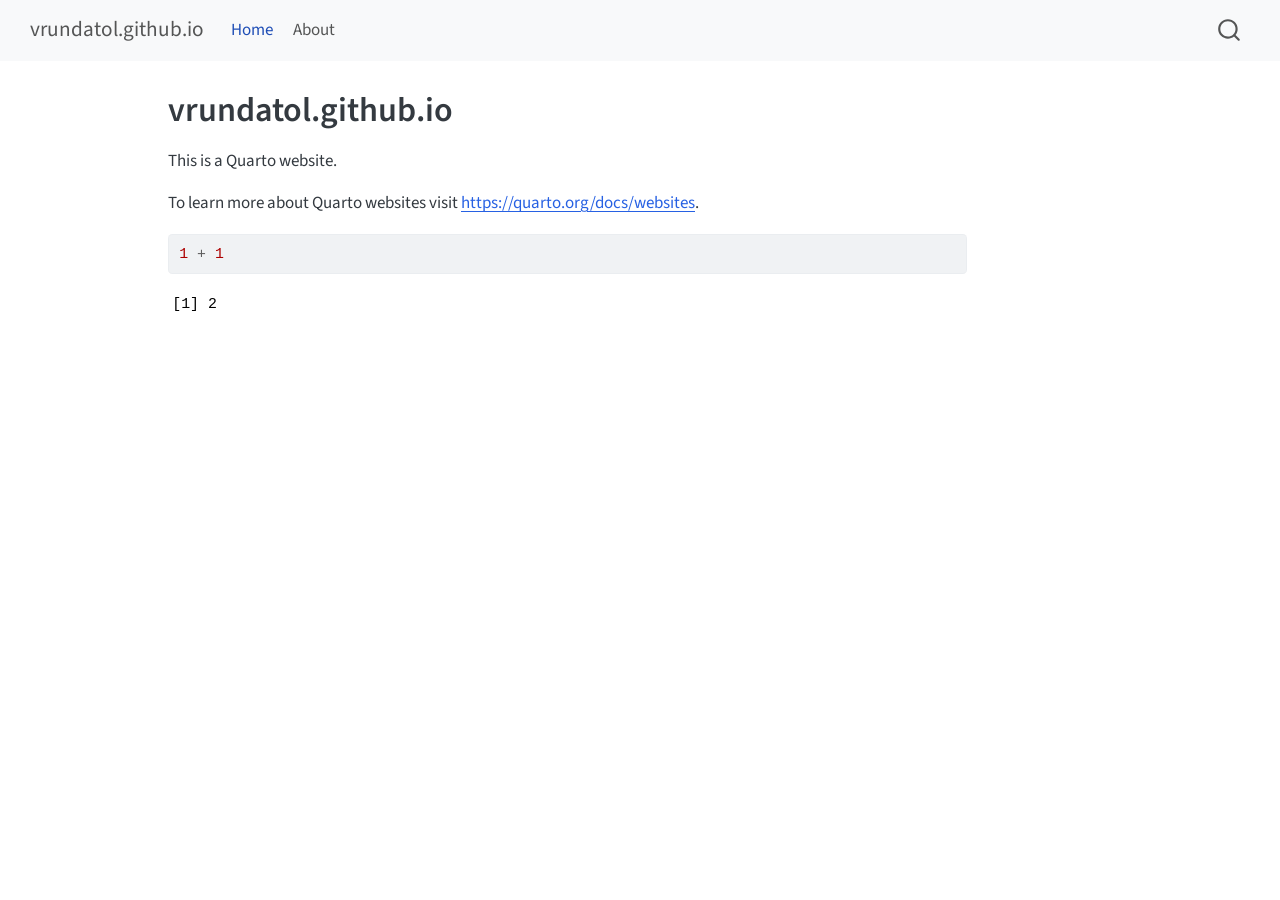
<file: _site/index.html>
<!DOCTYPE html>
<html xmlns="http://www.w3.org/1999/xhtml" lang="en" xml:lang="en"><head>

<meta charset="utf-8">
<meta name="generator" content="quarto-1.5.57">

<meta name="viewport" content="width=device-width, initial-scale=1.0, user-scalable=yes">


<title>vrundatol.github.io</title>
<style>
code{white-space: pre-wrap;}
span.smallcaps{font-variant: small-caps;}
div.columns{display: flex; gap: min(4vw, 1.5em);}
div.column{flex: auto; overflow-x: auto;}
div.hanging-indent{margin-left: 1.5em; text-indent: -1.5em;}
ul.task-list{list-style: none;}
ul.task-list li input[type="checkbox"] {
  width: 0.8em;
  margin: 0 0.8em 0.2em -1em; /* quarto-specific, see https://github.com/quarto-dev/quarto-cli/issues/4556 */ 
  vertical-align: middle;
}
/* CSS for syntax highlighting */
pre > code.sourceCode { white-space: pre; position: relative; }
pre > code.sourceCode > span { line-height: 1.25; }
pre > code.sourceCode > span:empty { height: 1.2em; }
.sourceCode { overflow: visible; }
code.sourceCode > span { color: inherit; text-decoration: inherit; }
div.sourceCode { margin: 1em 0; }
pre.sourceCode { margin: 0; }
@media screen {
div.sourceCode { overflow: auto; }
}
@media print {
pre > code.sourceCode { white-space: pre-wrap; }
pre > code.sourceCode > span { display: inline-block; text-indent: -5em; padding-left: 5em; }
}
pre.numberSource code
  { counter-reset: source-line 0; }
pre.numberSource code > span
  { position: relative; left: -4em; counter-increment: source-line; }
pre.numberSource code > span > a:first-child::before
  { content: counter(source-line);
    position: relative; left: -1em; text-align: right; vertical-align: baseline;
    border: none; display: inline-block;
    -webkit-touch-callout: none; -webkit-user-select: none;
    -khtml-user-select: none; -moz-user-select: none;
    -ms-user-select: none; user-select: none;
    padding: 0 4px; width: 4em;
  }
pre.numberSource { margin-left: 3em;  padding-left: 4px; }
div.sourceCode
  {   }
@media screen {
pre > code.sourceCode > span > a:first-child::before { text-decoration: underline; }
}
</style>


<script src="site_libs/quarto-nav/quarto-nav.js"></script>
<script src="site_libs/quarto-nav/headroom.min.js"></script>
<script src="site_libs/clipboard/clipboard.min.js"></script>
<script src="site_libs/quarto-search/autocomplete.umd.js"></script>
<script src="site_libs/quarto-search/fuse.min.js"></script>
<script src="site_libs/quarto-search/quarto-search.js"></script>
<meta name="quarto:offset" content="./">
<script src="site_libs/quarto-html/quarto.js"></script>
<script src="site_libs/quarto-html/popper.min.js"></script>
<script src="site_libs/quarto-html/tippy.umd.min.js"></script>
<script src="site_libs/quarto-html/anchor.min.js"></script>
<link href="site_libs/quarto-html/tippy.css" rel="stylesheet">
<link href="site_libs/quarto-html/quarto-syntax-highlighting.css" rel="stylesheet" id="quarto-text-highlighting-styles">
<script src="site_libs/bootstrap/bootstrap.min.js"></script>
<link href="site_libs/bootstrap/bootstrap-icons.css" rel="stylesheet">
<link href="site_libs/bootstrap/bootstrap.min.css" rel="stylesheet" id="quarto-bootstrap" data-mode="light">
<script id="quarto-search-options" type="application/json">{
  "location": "navbar",
  "copy-button": false,
  "collapse-after": 3,
  "panel-placement": "end",
  "type": "overlay",
  "limit": 50,
  "keyboard-shortcut": [
    "f",
    "/",
    "s"
  ],
  "show-item-context": false,
  "language": {
    "search-no-results-text": "No results",
    "search-matching-documents-text": "matching documents",
    "search-copy-link-title": "Copy link to search",
    "search-hide-matches-text": "Hide additional matches",
    "search-more-match-text": "more match in this document",
    "search-more-matches-text": "more matches in this document",
    "search-clear-button-title": "Clear",
    "search-text-placeholder": "",
    "search-detached-cancel-button-title": "Cancel",
    "search-submit-button-title": "Submit",
    "search-label": "Search"
  }
}</script>


<link rel="stylesheet" href="styles.css">
</head>

<body class="nav-fixed">

<div id="quarto-search-results"></div>
  <header id="quarto-header" class="headroom fixed-top">
    <nav class="navbar navbar-expand-lg " data-bs-theme="dark">
      <div class="navbar-container container-fluid">
      <div class="navbar-brand-container mx-auto">
    <a class="navbar-brand" href="./index.html">
    <span class="navbar-title">vrundatol.github.io</span>
    </a>
  </div>
            <div id="quarto-search" class="" title="Search"></div>
          <button class="navbar-toggler" type="button" data-bs-toggle="collapse" data-bs-target="#navbarCollapse" aria-controls="navbarCollapse" role="menu" aria-expanded="false" aria-label="Toggle navigation" onclick="if (window.quartoToggleHeadroom) { window.quartoToggleHeadroom(); }">
  <span class="navbar-toggler-icon"></span>
</button>
          <div class="collapse navbar-collapse" id="navbarCollapse">
            <ul class="navbar-nav navbar-nav-scroll me-auto">
  <li class="nav-item">
    <a class="nav-link active" href="./index.html" aria-current="page"> 
<span class="menu-text">Home</span></a>
  </li>  
  <li class="nav-item">
    <a class="nav-link" href="./about.html"> 
<span class="menu-text">About</span></a>
  </li>  
</ul>
          </div> <!-- /navcollapse -->
            <div class="quarto-navbar-tools">
</div>
      </div> <!-- /container-fluid -->
    </nav>
</header>
<!-- content -->
<div id="quarto-content" class="quarto-container page-columns page-rows-contents page-layout-article page-navbar">
<!-- sidebar -->
<!-- margin-sidebar -->
    <div id="quarto-margin-sidebar" class="sidebar margin-sidebar zindex-bottom">
        
    </div>
<!-- main -->
<main class="content" id="quarto-document-content">

<header id="title-block-header" class="quarto-title-block default">
<div class="quarto-title">
<h1 class="title">vrundatol.github.io</h1>
</div>



<div class="quarto-title-meta">

    
  
    
  </div>
  


</header>


<p>This is a Quarto website.</p>
<p>To learn more about Quarto websites visit <a href="https://quarto.org/docs/websites" class="uri">https://quarto.org/docs/websites</a>.</p>
<div class="cell">
<div class="sourceCode cell-code" id="cb1"><pre class="sourceCode r code-with-copy"><code class="sourceCode r"><span id="cb1-1"><a href="#cb1-1" aria-hidden="true" tabindex="-1"></a><span class="dv">1</span> <span class="sc">+</span> <span class="dv">1</span></span></code><button title="Copy to Clipboard" class="code-copy-button"><i class="bi"></i></button></pre></div>
<div class="cell-output cell-output-stdout">
<pre><code>[1] 2</code></pre>
</div>
</div>



</main> <!-- /main -->
<script id="quarto-html-after-body" type="application/javascript">
window.document.addEventListener("DOMContentLoaded", function (event) {
  const toggleBodyColorMode = (bsSheetEl) => {
    const mode = bsSheetEl.getAttribute("data-mode");
    const bodyEl = window.document.querySelector("body");
    if (mode === "dark") {
      bodyEl.classList.add("quarto-dark");
      bodyEl.classList.remove("quarto-light");
    } else {
      bodyEl.classList.add("quarto-light");
      bodyEl.classList.remove("quarto-dark");
    }
  }
  const toggleBodyColorPrimary = () => {
    const bsSheetEl = window.document.querySelector("link#quarto-bootstrap");
    if (bsSheetEl) {
      toggleBodyColorMode(bsSheetEl);
    }
  }
  toggleBodyColorPrimary();  
  const icon = "";
  const anchorJS = new window.AnchorJS();
  anchorJS.options = {
    placement: 'right',
    icon: icon
  };
  anchorJS.add('.anchored');
  const isCodeAnnotation = (el) => {
    for (const clz of el.classList) {
      if (clz.startsWith('code-annotation-')) {                     
        return true;
      }
    }
    return false;
  }
  const onCopySuccess = function(e) {
    // button target
    const button = e.trigger;
    // don't keep focus
    button.blur();
    // flash "checked"
    button.classList.add('code-copy-button-checked');
    var currentTitle = button.getAttribute("title");
    button.setAttribute("title", "Copied!");
    let tooltip;
    if (window.bootstrap) {
      button.setAttribute("data-bs-toggle", "tooltip");
      button.setAttribute("data-bs-placement", "left");
      button.setAttribute("data-bs-title", "Copied!");
      tooltip = new bootstrap.Tooltip(button, 
        { trigger: "manual", 
          customClass: "code-copy-button-tooltip",
          offset: [0, -8]});
      tooltip.show();    
    }
    setTimeout(function() {
      if (tooltip) {
        tooltip.hide();
        button.removeAttribute("data-bs-title");
        button.removeAttribute("data-bs-toggle");
        button.removeAttribute("data-bs-placement");
      }
      button.setAttribute("title", currentTitle);
      button.classList.remove('code-copy-button-checked');
    }, 1000);
    // clear code selection
    e.clearSelection();
  }
  const getTextToCopy = function(trigger) {
      const codeEl = trigger.previousElementSibling.cloneNode(true);
      for (const childEl of codeEl.children) {
        if (isCodeAnnotation(childEl)) {
          childEl.remove();
        }
      }
      return codeEl.innerText;
  }
  const clipboard = new window.ClipboardJS('.code-copy-button:not([data-in-quarto-modal])', {
    text: getTextToCopy
  });
  clipboard.on('success', onCopySuccess);
  if (window.document.getElementById('quarto-embedded-source-code-modal')) {
    // For code content inside modals, clipBoardJS needs to be initialized with a container option
    // TODO: Check when it could be a function (https://github.com/zenorocha/clipboard.js/issues/860)
    const clipboardModal = new window.ClipboardJS('.code-copy-button[data-in-quarto-modal]', {
      text: getTextToCopy,
      container: window.document.getElementById('quarto-embedded-source-code-modal')
    });
    clipboardModal.on('success', onCopySuccess);
  }
    var localhostRegex = new RegExp(/^(?:http|https):\/\/localhost\:?[0-9]*\//);
    var mailtoRegex = new RegExp(/^mailto:/);
      var filterRegex = new RegExp('/' + window.location.host + '/');
    var isInternal = (href) => {
        return filterRegex.test(href) || localhostRegex.test(href) || mailtoRegex.test(href);
    }
    // Inspect non-navigation links and adorn them if external
 	var links = window.document.querySelectorAll('a[href]:not(.nav-link):not(.navbar-brand):not(.toc-action):not(.sidebar-link):not(.sidebar-item-toggle):not(.pagination-link):not(.no-external):not([aria-hidden]):not(.dropdown-item):not(.quarto-navigation-tool):not(.about-link)');
    for (var i=0; i<links.length; i++) {
      const link = links[i];
      if (!isInternal(link.href)) {
        // undo the damage that might have been done by quarto-nav.js in the case of
        // links that we want to consider external
        if (link.dataset.originalHref !== undefined) {
          link.href = link.dataset.originalHref;
        }
      }
    }
  function tippyHover(el, contentFn, onTriggerFn, onUntriggerFn) {
    const config = {
      allowHTML: true,
      maxWidth: 500,
      delay: 100,
      arrow: false,
      appendTo: function(el) {
          return el.parentElement;
      },
      interactive: true,
      interactiveBorder: 10,
      theme: 'quarto',
      placement: 'bottom-start',
    };
    if (contentFn) {
      config.content = contentFn;
    }
    if (onTriggerFn) {
      config.onTrigger = onTriggerFn;
    }
    if (onUntriggerFn) {
      config.onUntrigger = onUntriggerFn;
    }
    window.tippy(el, config); 
  }
  const noterefs = window.document.querySelectorAll('a[role="doc-noteref"]');
  for (var i=0; i<noterefs.length; i++) {
    const ref = noterefs[i];
    tippyHover(ref, function() {
      // use id or data attribute instead here
      let href = ref.getAttribute('data-footnote-href') || ref.getAttribute('href');
      try { href = new URL(href).hash; } catch {}
      const id = href.replace(/^#\/?/, "");
      const note = window.document.getElementById(id);
      if (note) {
        return note.innerHTML;
      } else {
        return "";
      }
    });
  }
  const xrefs = window.document.querySelectorAll('a.quarto-xref');
  const processXRef = (id, note) => {
    // Strip column container classes
    const stripColumnClz = (el) => {
      el.classList.remove("page-full", "page-columns");
      if (el.children) {
        for (const child of el.children) {
          stripColumnClz(child);
        }
      }
    }
    stripColumnClz(note)
    if (id === null || id.startsWith('sec-')) {
      // Special case sections, only their first couple elements
      const container = document.createElement("div");
      if (note.children && note.children.length > 2) {
        container.appendChild(note.children[0].cloneNode(true));
        for (let i = 1; i < note.children.length; i++) {
          const child = note.children[i];
          if (child.tagName === "P" && child.innerText === "") {
            continue;
          } else {
            container.appendChild(child.cloneNode(true));
            break;
          }
        }
        if (window.Quarto?.typesetMath) {
          window.Quarto.typesetMath(container);
        }
        return container.innerHTML
      } else {
        if (window.Quarto?.typesetMath) {
          window.Quarto.typesetMath(note);
        }
        return note.innerHTML;
      }
    } else {
      // Remove any anchor links if they are present
      const anchorLink = note.querySelector('a.anchorjs-link');
      if (anchorLink) {
        anchorLink.remove();
      }
      if (window.Quarto?.typesetMath) {
        window.Quarto.typesetMath(note);
      }
      // TODO in 1.5, we should make sure this works without a callout special case
      if (note.classList.contains("callout")) {
        return note.outerHTML;
      } else {
        return note.innerHTML;
      }
    }
  }
  for (var i=0; i<xrefs.length; i++) {
    const xref = xrefs[i];
    tippyHover(xref, undefined, function(instance) {
      instance.disable();
      let url = xref.getAttribute('href');
      let hash = undefined; 
      if (url.startsWith('#')) {
        hash = url;
      } else {
        try { hash = new URL(url).hash; } catch {}
      }
      if (hash) {
        const id = hash.replace(/^#\/?/, "");
        const note = window.document.getElementById(id);
        if (note !== null) {
          try {
            const html = processXRef(id, note.cloneNode(true));
            instance.setContent(html);
          } finally {
            instance.enable();
            instance.show();
          }
        } else {
          // See if we can fetch this
          fetch(url.split('#')[0])
          .then(res => res.text())
          .then(html => {
            const parser = new DOMParser();
            const htmlDoc = parser.parseFromString(html, "text/html");
            const note = htmlDoc.getElementById(id);
            if (note !== null) {
              const html = processXRef(id, note);
              instance.setContent(html);
            } 
          }).finally(() => {
            instance.enable();
            instance.show();
          });
        }
      } else {
        // See if we can fetch a full url (with no hash to target)
        // This is a special case and we should probably do some content thinning / targeting
        fetch(url)
        .then(res => res.text())
        .then(html => {
          const parser = new DOMParser();
          const htmlDoc = parser.parseFromString(html, "text/html");
          const note = htmlDoc.querySelector('main.content');
          if (note !== null) {
            // This should only happen for chapter cross references
            // (since there is no id in the URL)
            // remove the first header
            if (note.children.length > 0 && note.children[0].tagName === "HEADER") {
              note.children[0].remove();
            }
            const html = processXRef(null, note);
            instance.setContent(html);
          } 
        }).finally(() => {
          instance.enable();
          instance.show();
        });
      }
    }, function(instance) {
    });
  }
      let selectedAnnoteEl;
      const selectorForAnnotation = ( cell, annotation) => {
        let cellAttr = 'data-code-cell="' + cell + '"';
        let lineAttr = 'data-code-annotation="' +  annotation + '"';
        const selector = 'span[' + cellAttr + '][' + lineAttr + ']';
        return selector;
      }
      const selectCodeLines = (annoteEl) => {
        const doc = window.document;
        const targetCell = annoteEl.getAttribute("data-target-cell");
        const targetAnnotation = annoteEl.getAttribute("data-target-annotation");
        const annoteSpan = window.document.querySelector(selectorForAnnotation(targetCell, targetAnnotation));
        const lines = annoteSpan.getAttribute("data-code-lines").split(",");
        const lineIds = lines.map((line) => {
          return targetCell + "-" + line;
        })
        let top = null;
        let height = null;
        let parent = null;
        if (lineIds.length > 0) {
            //compute the position of the single el (top and bottom and make a div)
            const el = window.document.getElementById(lineIds[0]);
            top = el.offsetTop;
            height = el.offsetHeight;
            parent = el.parentElement.parentElement;
          if (lineIds.length > 1) {
            const lastEl = window.document.getElementById(lineIds[lineIds.length - 1]);
            const bottom = lastEl.offsetTop + lastEl.offsetHeight;
            height = bottom - top;
          }
          if (top !== null && height !== null && parent !== null) {
            // cook up a div (if necessary) and position it 
            let div = window.document.getElementById("code-annotation-line-highlight");
            if (div === null) {
              div = window.document.createElement("div");
              div.setAttribute("id", "code-annotation-line-highlight");
              div.style.position = 'absolute';
              parent.appendChild(div);
            }
            div.style.top = top - 2 + "px";
            div.style.height = height + 4 + "px";
            div.style.left = 0;
            let gutterDiv = window.document.getElementById("code-annotation-line-highlight-gutter");
            if (gutterDiv === null) {
              gutterDiv = window.document.createElement("div");
              gutterDiv.setAttribute("id", "code-annotation-line-highlight-gutter");
              gutterDiv.style.position = 'absolute';
              const codeCell = window.document.getElementById(targetCell);
              const gutter = codeCell.querySelector('.code-annotation-gutter');
              gutter.appendChild(gutterDiv);
            }
            gutterDiv.style.top = top - 2 + "px";
            gutterDiv.style.height = height + 4 + "px";
          }
          selectedAnnoteEl = annoteEl;
        }
      };
      const unselectCodeLines = () => {
        const elementsIds = ["code-annotation-line-highlight", "code-annotation-line-highlight-gutter"];
        elementsIds.forEach((elId) => {
          const div = window.document.getElementById(elId);
          if (div) {
            div.remove();
          }
        });
        selectedAnnoteEl = undefined;
      };
        // Handle positioning of the toggle
    window.addEventListener(
      "resize",
      throttle(() => {
        elRect = undefined;
        if (selectedAnnoteEl) {
          selectCodeLines(selectedAnnoteEl);
        }
      }, 10)
    );
    function throttle(fn, ms) {
    let throttle = false;
    let timer;
      return (...args) => {
        if(!throttle) { // first call gets through
            fn.apply(this, args);
            throttle = true;
        } else { // all the others get throttled
            if(timer) clearTimeout(timer); // cancel #2
            timer = setTimeout(() => {
              fn.apply(this, args);
              timer = throttle = false;
            }, ms);
        }
      };
    }
      // Attach click handler to the DT
      const annoteDls = window.document.querySelectorAll('dt[data-target-cell]');
      for (const annoteDlNode of annoteDls) {
        annoteDlNode.addEventListener('click', (event) => {
          const clickedEl = event.target;
          if (clickedEl !== selectedAnnoteEl) {
            unselectCodeLines();
            const activeEl = window.document.querySelector('dt[data-target-cell].code-annotation-active');
            if (activeEl) {
              activeEl.classList.remove('code-annotation-active');
            }
            selectCodeLines(clickedEl);
            clickedEl.classList.add('code-annotation-active');
          } else {
            // Unselect the line
            unselectCodeLines();
            clickedEl.classList.remove('code-annotation-active');
          }
        });
      }
  const findCites = (el) => {
    const parentEl = el.parentElement;
    if (parentEl) {
      const cites = parentEl.dataset.cites;
      if (cites) {
        return {
          el,
          cites: cites.split(' ')
        };
      } else {
        return findCites(el.parentElement)
      }
    } else {
      return undefined;
    }
  };
  var bibliorefs = window.document.querySelectorAll('a[role="doc-biblioref"]');
  for (var i=0; i<bibliorefs.length; i++) {
    const ref = bibliorefs[i];
    const citeInfo = findCites(ref);
    if (citeInfo) {
      tippyHover(citeInfo.el, function() {
        var popup = window.document.createElement('div');
        citeInfo.cites.forEach(function(cite) {
          var citeDiv = window.document.createElement('div');
          citeDiv.classList.add('hanging-indent');
          citeDiv.classList.add('csl-entry');
          var biblioDiv = window.document.getElementById('ref-' + cite);
          if (biblioDiv) {
            citeDiv.innerHTML = biblioDiv.innerHTML;
          }
          popup.appendChild(citeDiv);
        });
        return popup.innerHTML;
      });
    }
  }
});
</script>
</div> <!-- /content -->




</body></html>
</file>
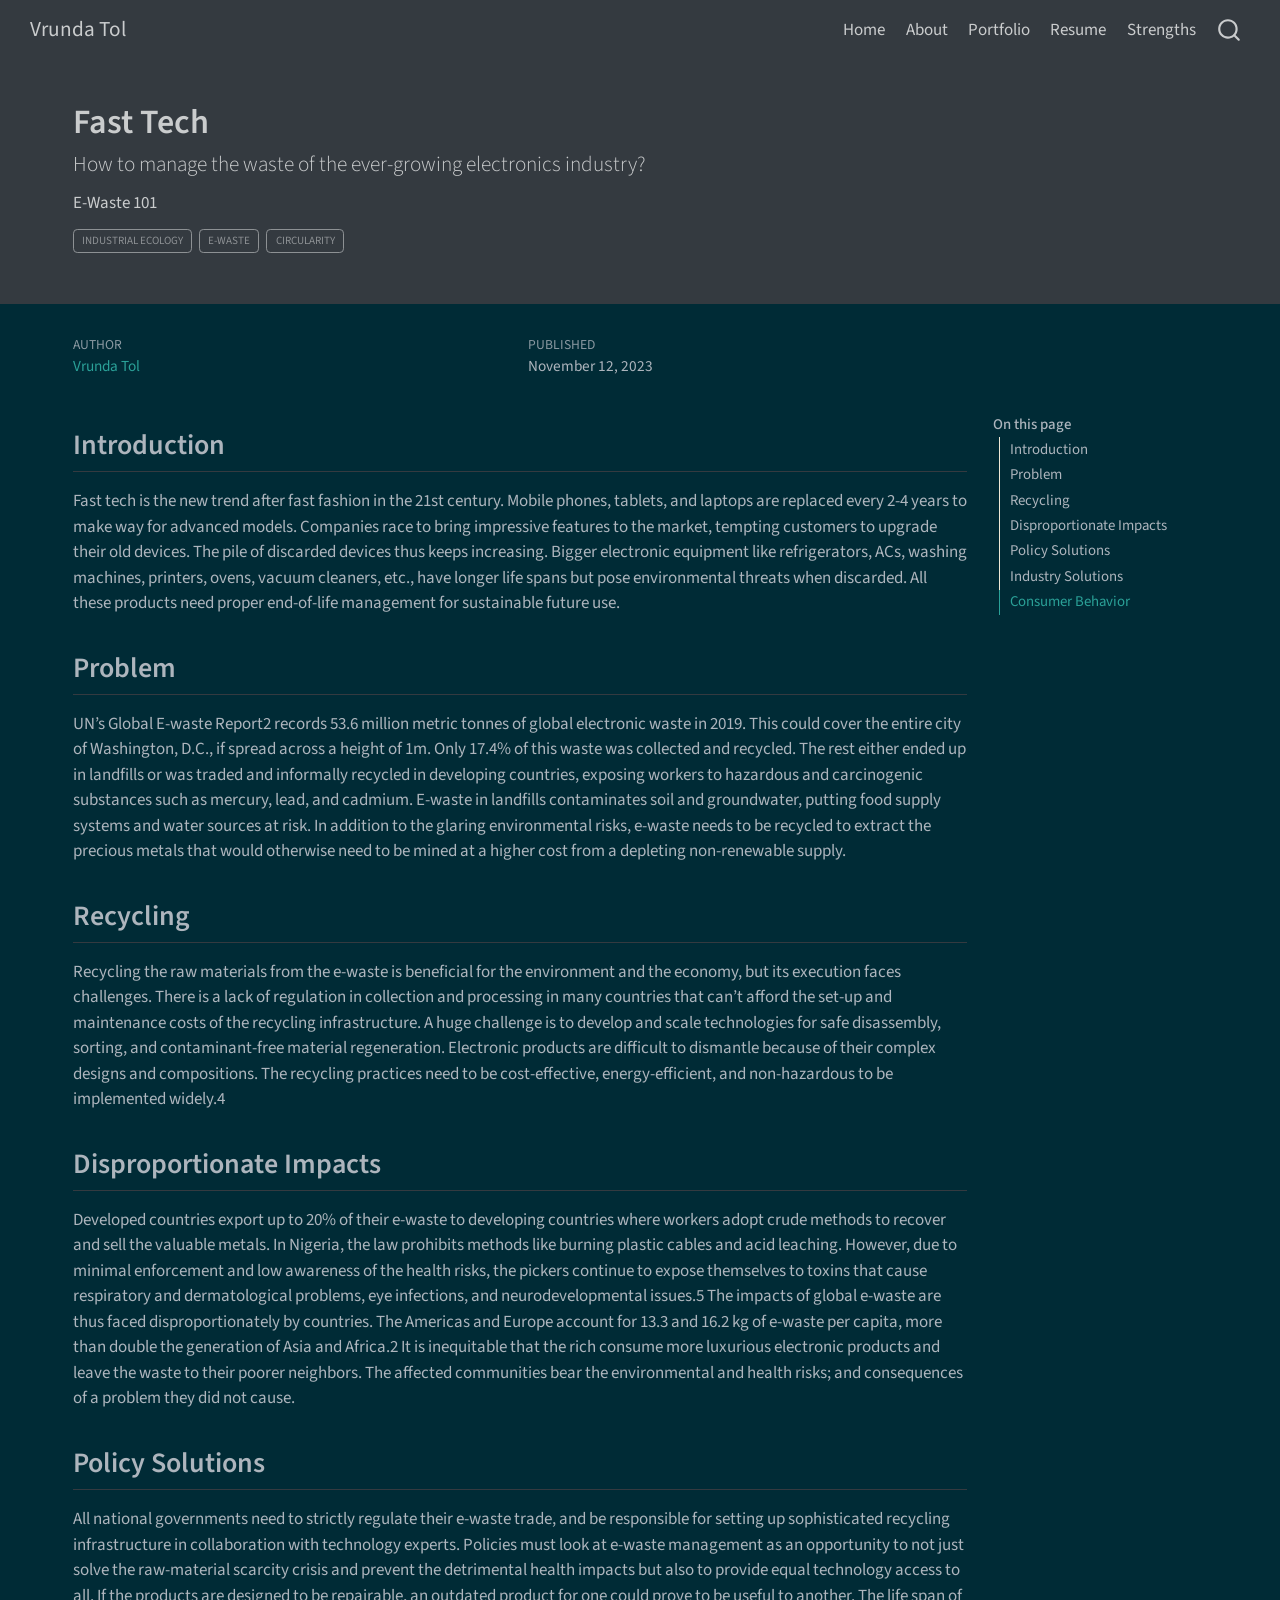
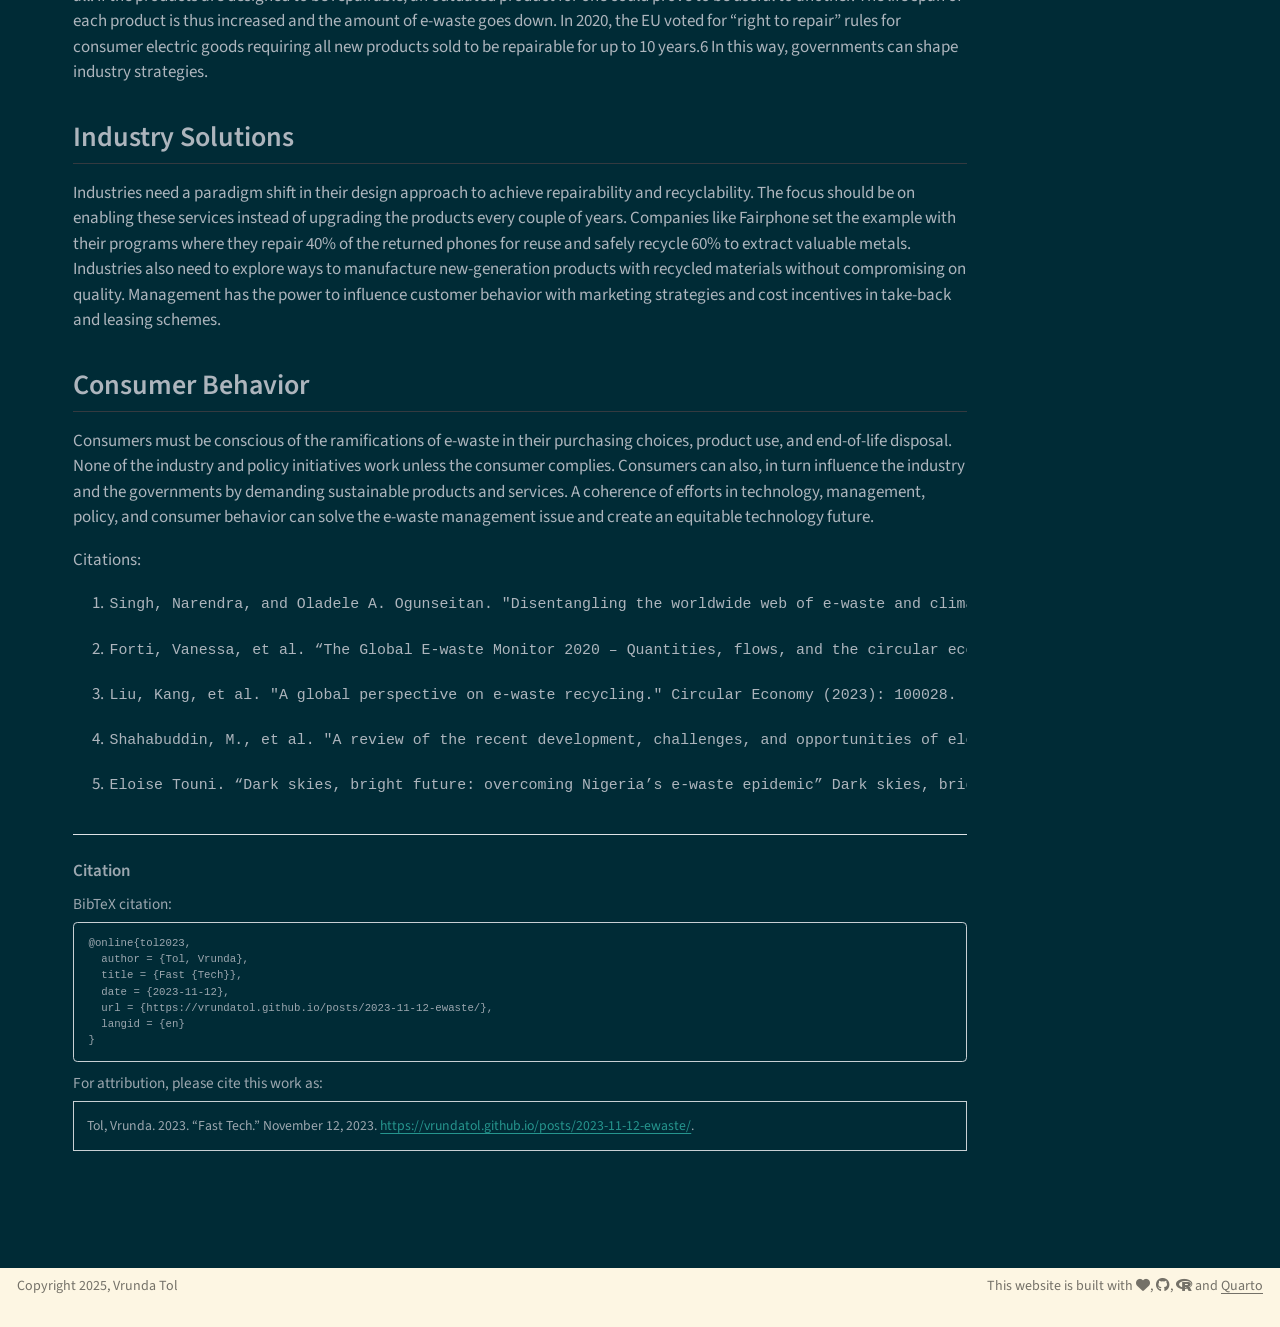
<file: docs/posts/2023-11-12-ewaste/index.html>
<!DOCTYPE html>
<html xmlns="http://www.w3.org/1999/xhtml" lang="en" xml:lang="en"><head>

<meta charset="utf-8">
<meta name="generator" content="quarto-1.6.40">

<meta name="viewport" content="width=device-width, initial-scale=1.0, user-scalable=yes">

<meta name="author" content="Vrunda Tol">
<meta name="dcterms.date" content="2023-11-12">
<meta name="description" content="E-Waste 101">

<title>Fast Tech – Vrunda Tol</title>
<style>
code{white-space: pre-wrap;}
span.smallcaps{font-variant: small-caps;}
div.columns{display: flex; gap: min(4vw, 1.5em);}
div.column{flex: auto; overflow-x: auto;}
div.hanging-indent{margin-left: 1.5em; text-indent: -1.5em;}
ul.task-list{list-style: none;}
ul.task-list li input[type="checkbox"] {
  width: 0.8em;
  margin: 0 0.8em 0.2em -1em; /* quarto-specific, see https://github.com/quarto-dev/quarto-cli/issues/4556 */ 
  vertical-align: middle;
}
</style>


<script src="../../site_libs/quarto-nav/quarto-nav.js"></script>
<script src="../../site_libs/quarto-nav/headroom.min.js"></script>
<script src="../../site_libs/clipboard/clipboard.min.js"></script>
<script src="../../site_libs/quarto-search/autocomplete.umd.js"></script>
<script src="../../site_libs/quarto-search/fuse.min.js"></script>
<script src="../../site_libs/quarto-search/quarto-search.js"></script>
<meta name="quarto:offset" content="../../">
<link href="../../media/favicon.png" rel="icon" type="image/png">
<script src="../../site_libs/quarto-html/quarto.js"></script>
<script src="../../site_libs/quarto-html/popper.min.js"></script>
<script src="../../site_libs/quarto-html/tippy.umd.min.js"></script>
<script src="../../site_libs/quarto-html/anchor.min.js"></script>
<link href="../../site_libs/quarto-html/tippy.css" rel="stylesheet">
<link href="../../site_libs/quarto-html/quarto-syntax-highlighting-dark-8ea72dc5fed832574809a9c94082fbbb.css" rel="stylesheet" id="quarto-text-highlighting-styles">
<script src="../../site_libs/bootstrap/bootstrap.min.js"></script>
<link href="../../site_libs/bootstrap/bootstrap-icons.css" rel="stylesheet">
<link href="../../site_libs/bootstrap/bootstrap-f0d918914268357f3a9cbe6db1f0bfe0.min.css" rel="stylesheet" append-hash="true" id="quarto-bootstrap" data-mode="dark">
<link href="../../site_libs/quarto-contrib/fontawesome6-1.2.0/all.min.css" rel="stylesheet">
<link href="../../site_libs/quarto-contrib/fontawesome6-1.2.0/latex-fontsize.css" rel="stylesheet">
<script id="quarto-search-options" type="application/json">{
  "location": "navbar",
  "copy-button": false,
  "collapse-after": 3,
  "panel-placement": "end",
  "type": "overlay",
  "limit": 50,
  "keyboard-shortcut": [
    "f",
    "/",
    "s"
  ],
  "show-item-context": false,
  "language": {
    "search-no-results-text": "No results",
    "search-matching-documents-text": "matching documents",
    "search-copy-link-title": "Copy link to search",
    "search-hide-matches-text": "Hide additional matches",
    "search-more-match-text": "more match in this document",
    "search-more-matches-text": "more matches in this document",
    "search-clear-button-title": "Clear",
    "search-text-placeholder": "",
    "search-detached-cancel-button-title": "Cancel",
    "search-submit-button-title": "Submit",
    "search-label": "Search"
  }
}</script>


</head>

<body class="nav-fixed">

<div id="quarto-search-results"></div>
  <header id="quarto-header" class="headroom fixed-top quarto-banner">
    <nav class="navbar navbar-expand-lg " data-bs-theme="dark">
      <div class="navbar-container container-fluid">
      <div class="navbar-brand-container mx-auto">
    <a class="navbar-brand" href="../../index.html">
    <span class="navbar-title">Vrunda Tol</span>
    </a>
  </div>
            <div id="quarto-search" class="" title="Search"></div>
          <button class="navbar-toggler" type="button" data-bs-toggle="collapse" data-bs-target="#navbarCollapse" aria-controls="navbarCollapse" role="menu" aria-expanded="false" aria-label="Toggle navigation" onclick="if (window.quartoToggleHeadroom) { window.quartoToggleHeadroom(); }">
  <span class="navbar-toggler-icon"></span>
</button>
          <div class="collapse navbar-collapse" id="navbarCollapse">
            <ul class="navbar-nav navbar-nav-scroll ms-auto">
  <li class="nav-item">
    <a class="nav-link" href="../../index.html"> 
<span class="menu-text">Home</span></a>
  </li>  
  <li class="nav-item">
    <a class="nav-link" href="../../about.html"> 
<span class="menu-text">About</span></a>
  </li>  
  <li class="nav-item">
    <a class="nav-link" href="../../posts.html"> 
<span class="menu-text">Portfolio</span></a>
  </li>  
  <li class="nav-item">
    <a class="nav-link" href="../../media/Tol_Vrunda_Resume.pdf"> 
<span class="menu-text">Resume</span></a>
  </li>  
  <li class="nav-item">
    <a class="nav-link" href="../../media/Tol_Vrunda_SF_TOP_5.pdf"> 
<span class="menu-text">Strengths</span></a>
  </li>  
</ul>
          </div> <!-- /navcollapse -->
            <div class="quarto-navbar-tools">
</div>
      </div> <!-- /container-fluid -->
    </nav>
</header>
<!-- content -->
<header id="title-block-header" class="quarto-title-block default page-columns page-full">
  <div class="quarto-title-banner page-columns page-full">
    <div class="quarto-title column-page-left">
      <h1 class="title">Fast Tech</h1>
            <p class="subtitle lead">How to manage the waste of the ever-growing electronics industry?</p>
                  <div>
        <div class="description">
          E-Waste 101
        </div>
      </div>
                          <div class="quarto-categories">
                <div class="quarto-category">Industrial Ecology</div>
                <div class="quarto-category">E-Waste</div>
                <div class="quarto-category">Circularity</div>
              </div>
                  </div>
  </div>
    
  
  <div class="quarto-title-meta column-page-left">

      <div>
      <div class="quarto-title-meta-heading">Author</div>
      <div class="quarto-title-meta-contents">
               <p><a href="https://vrundatol.github.io/">Vrunda Tol</a> </p>
            </div>
    </div>
      
      <div>
      <div class="quarto-title-meta-heading">Published</div>
      <div class="quarto-title-meta-contents">
        <p class="date">November 12, 2023</p>
      </div>
    </div>
    
      
    </div>
    
  
  </header><div id="quarto-content" class="quarto-container page-columns page-rows-contents page-layout-full page-navbar">
<!-- sidebar -->
<!-- margin-sidebar -->
    <div id="quarto-margin-sidebar" class="sidebar margin-sidebar">
        <nav id="TOC" role="doc-toc" class="toc-active">
    <h2 id="toc-title">On this page</h2>
   
  <ul>
  <li><a href="#introduction" id="toc-introduction" class="nav-link active" data-scroll-target="#introduction">Introduction</a></li>
  <li><a href="#problem" id="toc-problem" class="nav-link" data-scroll-target="#problem">Problem</a></li>
  <li><a href="#recycling" id="toc-recycling" class="nav-link" data-scroll-target="#recycling">Recycling</a></li>
  <li><a href="#disproportionate-impacts" id="toc-disproportionate-impacts" class="nav-link" data-scroll-target="#disproportionate-impacts">Disproportionate Impacts</a></li>
  <li><a href="#policy-solutions" id="toc-policy-solutions" class="nav-link" data-scroll-target="#policy-solutions">Policy Solutions</a></li>
  <li><a href="#industry-solutions" id="toc-industry-solutions" class="nav-link" data-scroll-target="#industry-solutions">Industry Solutions</a></li>
  <li><a href="#consumer-behavior" id="toc-consumer-behavior" class="nav-link" data-scroll-target="#consumer-behavior">Consumer Behavior</a></li>
  </ul>
</nav>
    </div>
<!-- main -->
<main class="content quarto-banner-title-block column-page-left" id="quarto-document-content">





<section id="introduction" class="level2">
<h2 class="anchored" data-anchor-id="introduction">Introduction</h2>
<p>Fast tech is the new trend after fast fashion in the 21st century. Mobile phones, tablets, and laptops are replaced every 2-4 years to make way for advanced models. Companies race to bring impressive features to the market, tempting customers to upgrade their old devices. The pile of discarded devices thus keeps increasing. Bigger electronic equipment like refrigerators, ACs, washing machines, printers, ovens, vacuum cleaners, etc., have longer life spans but pose environmental threats when discarded. All these products need proper end-of-life management for sustainable future use.</p>
</section>
<section id="problem" class="level2">
<h2 class="anchored" data-anchor-id="problem">Problem</h2>
<p>UN’s Global E-waste Report2 records 53.6 million metric tonnes of global electronic waste in 2019. This could cover the entire city of Washington, D.C., if spread across a height of 1m. Only 17.4% of this waste was collected and recycled. The rest either ended up in landfills or was traded and informally recycled in developing countries, exposing workers to hazardous and carcinogenic substances such as mercury, lead, and cadmium. E-waste in landfills contaminates soil and groundwater, putting food supply systems and water sources at risk. In addition to the glaring environmental risks, e-waste needs to be recycled to extract the precious metals that would otherwise need to be mined at a higher cost from a depleting non-renewable supply.</p>
</section>
<section id="recycling" class="level2">
<h2 class="anchored" data-anchor-id="recycling">Recycling</h2>
<p>Recycling the raw materials from the e-waste is beneficial for the environment and the economy, but its execution faces challenges. There is a lack of regulation in collection and processing in many countries that can’t afford the set-up and maintenance costs of the recycling infrastructure. A huge challenge is to develop and scale technologies for safe disassembly, sorting, and contaminant-free material regeneration. Electronic products are difficult to dismantle because of their complex designs and compositions. The recycling practices need to be cost-effective, energy-efficient, and non-hazardous to be implemented widely.4</p>
</section>
<section id="disproportionate-impacts" class="level2">
<h2 class="anchored" data-anchor-id="disproportionate-impacts">Disproportionate Impacts</h2>
<p>Developed countries export up to 20% of their e-waste to developing countries where workers adopt crude methods to recover and sell the valuable metals. In Nigeria, the law prohibits methods like burning plastic cables and acid leaching. However, due to minimal enforcement and low awareness of the health risks, the pickers continue to expose themselves to toxins that cause respiratory and dermatological problems, eye infections, and neurodevelopmental issues.5 The impacts of global e-waste are thus faced disproportionately by countries. The Americas and Europe account for 13.3 and 16.2 kg of e-waste per capita, more than double the generation of Asia and Africa.2 It is inequitable that the rich consume more luxurious electronic products and leave the waste to their poorer neighbors. The affected communities bear the environmental and health risks; and consequences of a problem they did not cause.</p>
</section>
<section id="policy-solutions" class="level2">
<h2 class="anchored" data-anchor-id="policy-solutions">Policy Solutions</h2>
<p>All national governments need to strictly regulate their e-waste trade, and be responsible for setting up sophisticated recycling infrastructure in collaboration with technology experts. Policies must look at e-waste management as an opportunity to not just solve the raw-material scarcity crisis and prevent the detrimental health impacts but also to provide equal technology access to all. If the products are designed to be repairable, an outdated product for one could prove to be useful to another. The life span of each product is thus increased and the amount of e-waste goes down. In 2020, the EU voted for “right to repair” rules for consumer electric goods requiring all new products sold to be repairable for up to 10 years.6 In this way, governments can shape industry strategies.</p>
</section>
<section id="industry-solutions" class="level2">
<h2 class="anchored" data-anchor-id="industry-solutions">Industry Solutions</h2>
<p>Industries need a paradigm shift in their design approach to achieve repairability and recyclability. The focus should be on enabling these services instead of upgrading the products every couple of years. Companies like Fairphone set the example with their programs where they repair 40% of the returned phones for reuse and safely recycle 60% to extract valuable metals. Industries also need to explore ways to manufacture new-generation products with recycled materials without compromising on quality. Management has the power to influence customer behavior with marketing strategies and cost incentives in take-back and leasing schemes.</p>
</section>
<section id="consumer-behavior" class="level2">
<h2 class="anchored" data-anchor-id="consumer-behavior">Consumer Behavior</h2>
<p>Consumers must be conscious of the ramifications of e-waste in their purchasing choices, product use, and end-of-life disposal. None of the industry and policy initiatives work unless the consumer complies. Consumers can also, in turn influence the industry and the governments by demanding sustainable products and services. A coherence of efforts in technology, management, policy, and consumer behavior can solve the e-waste management issue and create an equitable technology future.</p>
<p>Citations:</p>
<ol type="1">
<li><pre><code>Singh, Narendra, and Oladele A. Ogunseitan. "Disentangling the worldwide web of e-waste and climate change co-benefits." Circular Economy 1.2 (2022): 100011.</code></pre></li>
<li><pre><code>Forti, Vanessa, et al. “The Global E-waste Monitor 2020 – Quantities, flows, and the circular economy potential”  Sustainable Cycles Programme, United Nations Institute for Training and Research. The Global E-waste Monitor 2020</code></pre></li>
<li><pre><code>Liu, Kang, et al. "A global perspective on e-waste recycling." Circular Economy (2023): 100028.</code></pre></li>
<li><pre><code>Shahabuddin, M., et al. "A review of the recent development, challenges, and opportunities of electronic waste (e-waste)." International Journal of Environmental Science and Technology 20.4 (2023): 4513-4520.</code></pre></li>
<li><pre><code>Eloise Touni. “Dark skies, bright future: overcoming Nigeria’s e-waste epidemic” Dark skies, bright future: overcoming Nigeria’s e-waste epidemic</code></pre></li>
</ol>


</section>

<div id="quarto-appendix" class="default"><section class="quarto-appendix-contents" id="quarto-citation"><h2 class="anchored quarto-appendix-heading">Citation</h2><div><div class="quarto-appendix-secondary-label">BibTeX citation:</div><pre class="sourceCode code-with-copy quarto-appendix-bibtex"><code class="sourceCode bibtex">@online{tol2023,
  author = {Tol, Vrunda},
  title = {Fast {Tech}},
  date = {2023-11-12},
  url = {https://vrundatol.github.io/posts/2023-11-12-ewaste/},
  langid = {en}
}
</code><button title="Copy to Clipboard" class="code-copy-button"><i class="bi"></i></button></pre><div class="quarto-appendix-secondary-label">For attribution, please cite this work as:</div><div id="ref-tol2023" class="csl-entry quarto-appendix-citeas" role="listitem">
Tol, Vrunda. 2023. <span>“Fast Tech.”</span> November 12, 2023. <a href="https://vrundatol.github.io/posts/2023-11-12-ewaste/">https://vrundatol.github.io/posts/2023-11-12-ewaste/</a>.
</div></div></section></div></main> <!-- /main -->
<script id="quarto-html-after-body" type="application/javascript">
window.document.addEventListener("DOMContentLoaded", function (event) {
  const toggleBodyColorMode = (bsSheetEl) => {
    const mode = bsSheetEl.getAttribute("data-mode");
    const bodyEl = window.document.querySelector("body");
    if (mode === "dark") {
      bodyEl.classList.add("quarto-dark");
      bodyEl.classList.remove("quarto-light");
    } else {
      bodyEl.classList.add("quarto-light");
      bodyEl.classList.remove("quarto-dark");
    }
  }
  const toggleBodyColorPrimary = () => {
    const bsSheetEl = window.document.querySelector("link#quarto-bootstrap");
    if (bsSheetEl) {
      toggleBodyColorMode(bsSheetEl);
    }
  }
  toggleBodyColorPrimary();  
  const icon = "";
  const anchorJS = new window.AnchorJS();
  anchorJS.options = {
    placement: 'right',
    icon: icon
  };
  anchorJS.add('.anchored');
  const isCodeAnnotation = (el) => {
    for (const clz of el.classList) {
      if (clz.startsWith('code-annotation-')) {                     
        return true;
      }
    }
    return false;
  }
  const onCopySuccess = function(e) {
    // button target
    const button = e.trigger;
    // don't keep focus
    button.blur();
    // flash "checked"
    button.classList.add('code-copy-button-checked');
    var currentTitle = button.getAttribute("title");
    button.setAttribute("title", "Copied!");
    let tooltip;
    if (window.bootstrap) {
      button.setAttribute("data-bs-toggle", "tooltip");
      button.setAttribute("data-bs-placement", "left");
      button.setAttribute("data-bs-title", "Copied!");
      tooltip = new bootstrap.Tooltip(button, 
        { trigger: "manual", 
          customClass: "code-copy-button-tooltip",
          offset: [0, -8]});
      tooltip.show();    
    }
    setTimeout(function() {
      if (tooltip) {
        tooltip.hide();
        button.removeAttribute("data-bs-title");
        button.removeAttribute("data-bs-toggle");
        button.removeAttribute("data-bs-placement");
      }
      button.setAttribute("title", currentTitle);
      button.classList.remove('code-copy-button-checked');
    }, 1000);
    // clear code selection
    e.clearSelection();
  }
  const getTextToCopy = function(trigger) {
      const codeEl = trigger.previousElementSibling.cloneNode(true);
      for (const childEl of codeEl.children) {
        if (isCodeAnnotation(childEl)) {
          childEl.remove();
        }
      }
      return codeEl.innerText;
  }
  const clipboard = new window.ClipboardJS('.code-copy-button:not([data-in-quarto-modal])', {
    text: getTextToCopy
  });
  clipboard.on('success', onCopySuccess);
  if (window.document.getElementById('quarto-embedded-source-code-modal')) {
    const clipboardModal = new window.ClipboardJS('.code-copy-button[data-in-quarto-modal]', {
      text: getTextToCopy,
      container: window.document.getElementById('quarto-embedded-source-code-modal')
    });
    clipboardModal.on('success', onCopySuccess);
  }
    var localhostRegex = new RegExp(/^(?:http|https):\/\/localhost\:?[0-9]*\//);
    var mailtoRegex = new RegExp(/^mailto:/);
      var filterRegex = new RegExp('/' + window.location.host + '/');
    var isInternal = (href) => {
        return filterRegex.test(href) || localhostRegex.test(href) || mailtoRegex.test(href);
    }
    // Inspect non-navigation links and adorn them if external
 	var links = window.document.querySelectorAll('a[href]:not(.nav-link):not(.navbar-brand):not(.toc-action):not(.sidebar-link):not(.sidebar-item-toggle):not(.pagination-link):not(.no-external):not([aria-hidden]):not(.dropdown-item):not(.quarto-navigation-tool):not(.about-link)');
    for (var i=0; i<links.length; i++) {
      const link = links[i];
      if (!isInternal(link.href)) {
        // undo the damage that might have been done by quarto-nav.js in the case of
        // links that we want to consider external
        if (link.dataset.originalHref !== undefined) {
          link.href = link.dataset.originalHref;
        }
      }
    }
  function tippyHover(el, contentFn, onTriggerFn, onUntriggerFn) {
    const config = {
      allowHTML: true,
      maxWidth: 500,
      delay: 100,
      arrow: false,
      appendTo: function(el) {
          return el.parentElement;
      },
      interactive: true,
      interactiveBorder: 10,
      theme: 'quarto',
      placement: 'bottom-start',
    };
    if (contentFn) {
      config.content = contentFn;
    }
    if (onTriggerFn) {
      config.onTrigger = onTriggerFn;
    }
    if (onUntriggerFn) {
      config.onUntrigger = onUntriggerFn;
    }
    window.tippy(el, config); 
  }
  const noterefs = window.document.querySelectorAll('a[role="doc-noteref"]');
  for (var i=0; i<noterefs.length; i++) {
    const ref = noterefs[i];
    tippyHover(ref, function() {
      // use id or data attribute instead here
      let href = ref.getAttribute('data-footnote-href') || ref.getAttribute('href');
      try { href = new URL(href).hash; } catch {}
      const id = href.replace(/^#\/?/, "");
      const note = window.document.getElementById(id);
      if (note) {
        return note.innerHTML;
      } else {
        return "";
      }
    });
  }
  const xrefs = window.document.querySelectorAll('a.quarto-xref');
  const processXRef = (id, note) => {
    // Strip column container classes
    const stripColumnClz = (el) => {
      el.classList.remove("page-full", "page-columns");
      if (el.children) {
        for (const child of el.children) {
          stripColumnClz(child);
        }
      }
    }
    stripColumnClz(note)
    if (id === null || id.startsWith('sec-')) {
      // Special case sections, only their first couple elements
      const container = document.createElement("div");
      if (note.children && note.children.length > 2) {
        container.appendChild(note.children[0].cloneNode(true));
        for (let i = 1; i < note.children.length; i++) {
          const child = note.children[i];
          if (child.tagName === "P" && child.innerText === "") {
            continue;
          } else {
            container.appendChild(child.cloneNode(true));
            break;
          }
        }
        if (window.Quarto?.typesetMath) {
          window.Quarto.typesetMath(container);
        }
        return container.innerHTML
      } else {
        if (window.Quarto?.typesetMath) {
          window.Quarto.typesetMath(note);
        }
        return note.innerHTML;
      }
    } else {
      // Remove any anchor links if they are present
      const anchorLink = note.querySelector('a.anchorjs-link');
      if (anchorLink) {
        anchorLink.remove();
      }
      if (window.Quarto?.typesetMath) {
        window.Quarto.typesetMath(note);
      }
      if (note.classList.contains("callout")) {
        return note.outerHTML;
      } else {
        return note.innerHTML;
      }
    }
  }
  for (var i=0; i<xrefs.length; i++) {
    const xref = xrefs[i];
    tippyHover(xref, undefined, function(instance) {
      instance.disable();
      let url = xref.getAttribute('href');
      let hash = undefined; 
      if (url.startsWith('#')) {
        hash = url;
      } else {
        try { hash = new URL(url).hash; } catch {}
      }
      if (hash) {
        const id = hash.replace(/^#\/?/, "");
        const note = window.document.getElementById(id);
        if (note !== null) {
          try {
            const html = processXRef(id, note.cloneNode(true));
            instance.setContent(html);
          } finally {
            instance.enable();
            instance.show();
          }
        } else {
          // See if we can fetch this
          fetch(url.split('#')[0])
          .then(res => res.text())
          .then(html => {
            const parser = new DOMParser();
            const htmlDoc = parser.parseFromString(html, "text/html");
            const note = htmlDoc.getElementById(id);
            if (note !== null) {
              const html = processXRef(id, note);
              instance.setContent(html);
            } 
          }).finally(() => {
            instance.enable();
            instance.show();
          });
        }
      } else {
        // See if we can fetch a full url (with no hash to target)
        // This is a special case and we should probably do some content thinning / targeting
        fetch(url)
        .then(res => res.text())
        .then(html => {
          const parser = new DOMParser();
          const htmlDoc = parser.parseFromString(html, "text/html");
          const note = htmlDoc.querySelector('main.content');
          if (note !== null) {
            // This should only happen for chapter cross references
            // (since there is no id in the URL)
            // remove the first header
            if (note.children.length > 0 && note.children[0].tagName === "HEADER") {
              note.children[0].remove();
            }
            const html = processXRef(null, note);
            instance.setContent(html);
          } 
        }).finally(() => {
          instance.enable();
          instance.show();
        });
      }
    }, function(instance) {
    });
  }
      let selectedAnnoteEl;
      const selectorForAnnotation = ( cell, annotation) => {
        let cellAttr = 'data-code-cell="' + cell + '"';
        let lineAttr = 'data-code-annotation="' +  annotation + '"';
        const selector = 'span[' + cellAttr + '][' + lineAttr + ']';
        return selector;
      }
      const selectCodeLines = (annoteEl) => {
        const doc = window.document;
        const targetCell = annoteEl.getAttribute("data-target-cell");
        const targetAnnotation = annoteEl.getAttribute("data-target-annotation");
        const annoteSpan = window.document.querySelector(selectorForAnnotation(targetCell, targetAnnotation));
        const lines = annoteSpan.getAttribute("data-code-lines").split(",");
        const lineIds = lines.map((line) => {
          return targetCell + "-" + line;
        })
        let top = null;
        let height = null;
        let parent = null;
        if (lineIds.length > 0) {
            //compute the position of the single el (top and bottom and make a div)
            const el = window.document.getElementById(lineIds[0]);
            top = el.offsetTop;
            height = el.offsetHeight;
            parent = el.parentElement.parentElement;
          if (lineIds.length > 1) {
            const lastEl = window.document.getElementById(lineIds[lineIds.length - 1]);
            const bottom = lastEl.offsetTop + lastEl.offsetHeight;
            height = bottom - top;
          }
          if (top !== null && height !== null && parent !== null) {
            // cook up a div (if necessary) and position it 
            let div = window.document.getElementById("code-annotation-line-highlight");
            if (div === null) {
              div = window.document.createElement("div");
              div.setAttribute("id", "code-annotation-line-highlight");
              div.style.position = 'absolute';
              parent.appendChild(div);
            }
            div.style.top = top - 2 + "px";
            div.style.height = height + 4 + "px";
            div.style.left = 0;
            let gutterDiv = window.document.getElementById("code-annotation-line-highlight-gutter");
            if (gutterDiv === null) {
              gutterDiv = window.document.createElement("div");
              gutterDiv.setAttribute("id", "code-annotation-line-highlight-gutter");
              gutterDiv.style.position = 'absolute';
              const codeCell = window.document.getElementById(targetCell);
              const gutter = codeCell.querySelector('.code-annotation-gutter');
              gutter.appendChild(gutterDiv);
            }
            gutterDiv.style.top = top - 2 + "px";
            gutterDiv.style.height = height + 4 + "px";
          }
          selectedAnnoteEl = annoteEl;
        }
      };
      const unselectCodeLines = () => {
        const elementsIds = ["code-annotation-line-highlight", "code-annotation-line-highlight-gutter"];
        elementsIds.forEach((elId) => {
          const div = window.document.getElementById(elId);
          if (div) {
            div.remove();
          }
        });
        selectedAnnoteEl = undefined;
      };
        // Handle positioning of the toggle
    window.addEventListener(
      "resize",
      throttle(() => {
        elRect = undefined;
        if (selectedAnnoteEl) {
          selectCodeLines(selectedAnnoteEl);
        }
      }, 10)
    );
    function throttle(fn, ms) {
    let throttle = false;
    let timer;
      return (...args) => {
        if(!throttle) { // first call gets through
            fn.apply(this, args);
            throttle = true;
        } else { // all the others get throttled
            if(timer) clearTimeout(timer); // cancel #2
            timer = setTimeout(() => {
              fn.apply(this, args);
              timer = throttle = false;
            }, ms);
        }
      };
    }
      // Attach click handler to the DT
      const annoteDls = window.document.querySelectorAll('dt[data-target-cell]');
      for (const annoteDlNode of annoteDls) {
        annoteDlNode.addEventListener('click', (event) => {
          const clickedEl = event.target;
          if (clickedEl !== selectedAnnoteEl) {
            unselectCodeLines();
            const activeEl = window.document.querySelector('dt[data-target-cell].code-annotation-active');
            if (activeEl) {
              activeEl.classList.remove('code-annotation-active');
            }
            selectCodeLines(clickedEl);
            clickedEl.classList.add('code-annotation-active');
          } else {
            // Unselect the line
            unselectCodeLines();
            clickedEl.classList.remove('code-annotation-active');
          }
        });
      }
  const findCites = (el) => {
    const parentEl = el.parentElement;
    if (parentEl) {
      const cites = parentEl.dataset.cites;
      if (cites) {
        return {
          el,
          cites: cites.split(' ')
        };
      } else {
        return findCites(el.parentElement)
      }
    } else {
      return undefined;
    }
  };
  var bibliorefs = window.document.querySelectorAll('a[role="doc-biblioref"]');
  for (var i=0; i<bibliorefs.length; i++) {
    const ref = bibliorefs[i];
    const citeInfo = findCites(ref);
    if (citeInfo) {
      tippyHover(citeInfo.el, function() {
        var popup = window.document.createElement('div');
        citeInfo.cites.forEach(function(cite) {
          var citeDiv = window.document.createElement('div');
          citeDiv.classList.add('hanging-indent');
          citeDiv.classList.add('csl-entry');
          var biblioDiv = window.document.getElementById('ref-' + cite);
          if (biblioDiv) {
            citeDiv.innerHTML = biblioDiv.innerHTML;
          }
          popup.appendChild(citeDiv);
        });
        return popup.innerHTML;
      });
    }
  }
});
</script>
</div> <!-- /content -->
<footer class="footer">
  <div class="nav-footer">
    <div class="nav-footer-left">
<p>Copyright 2025, Vrunda Tol</p>
</div>   
    <div class="nav-footer-center">
      &nbsp;
    </div>
    <div class="nav-footer-right">
<p>This website is built with <i class="fa-solid fa-heart" title="a heart" aria-label="heart"></i>, <a href="https://github.com/samanthacsik/samanthacsik.github.io" target="_blank"><i class="fa-brands fa-github" title="GitHub octocat logo" aria-label="github"></i></a>, <a href="https://www.r-project.org/about.html" target="_blank"><i class="fa-brands fa-r-project" title="R Project" aria-label="r-project"></i></a> and <a href="https://quarto.org/" target="_blank">Quarto</a></p>
</div>
  </div>
</footer>




</body></html>
</file>
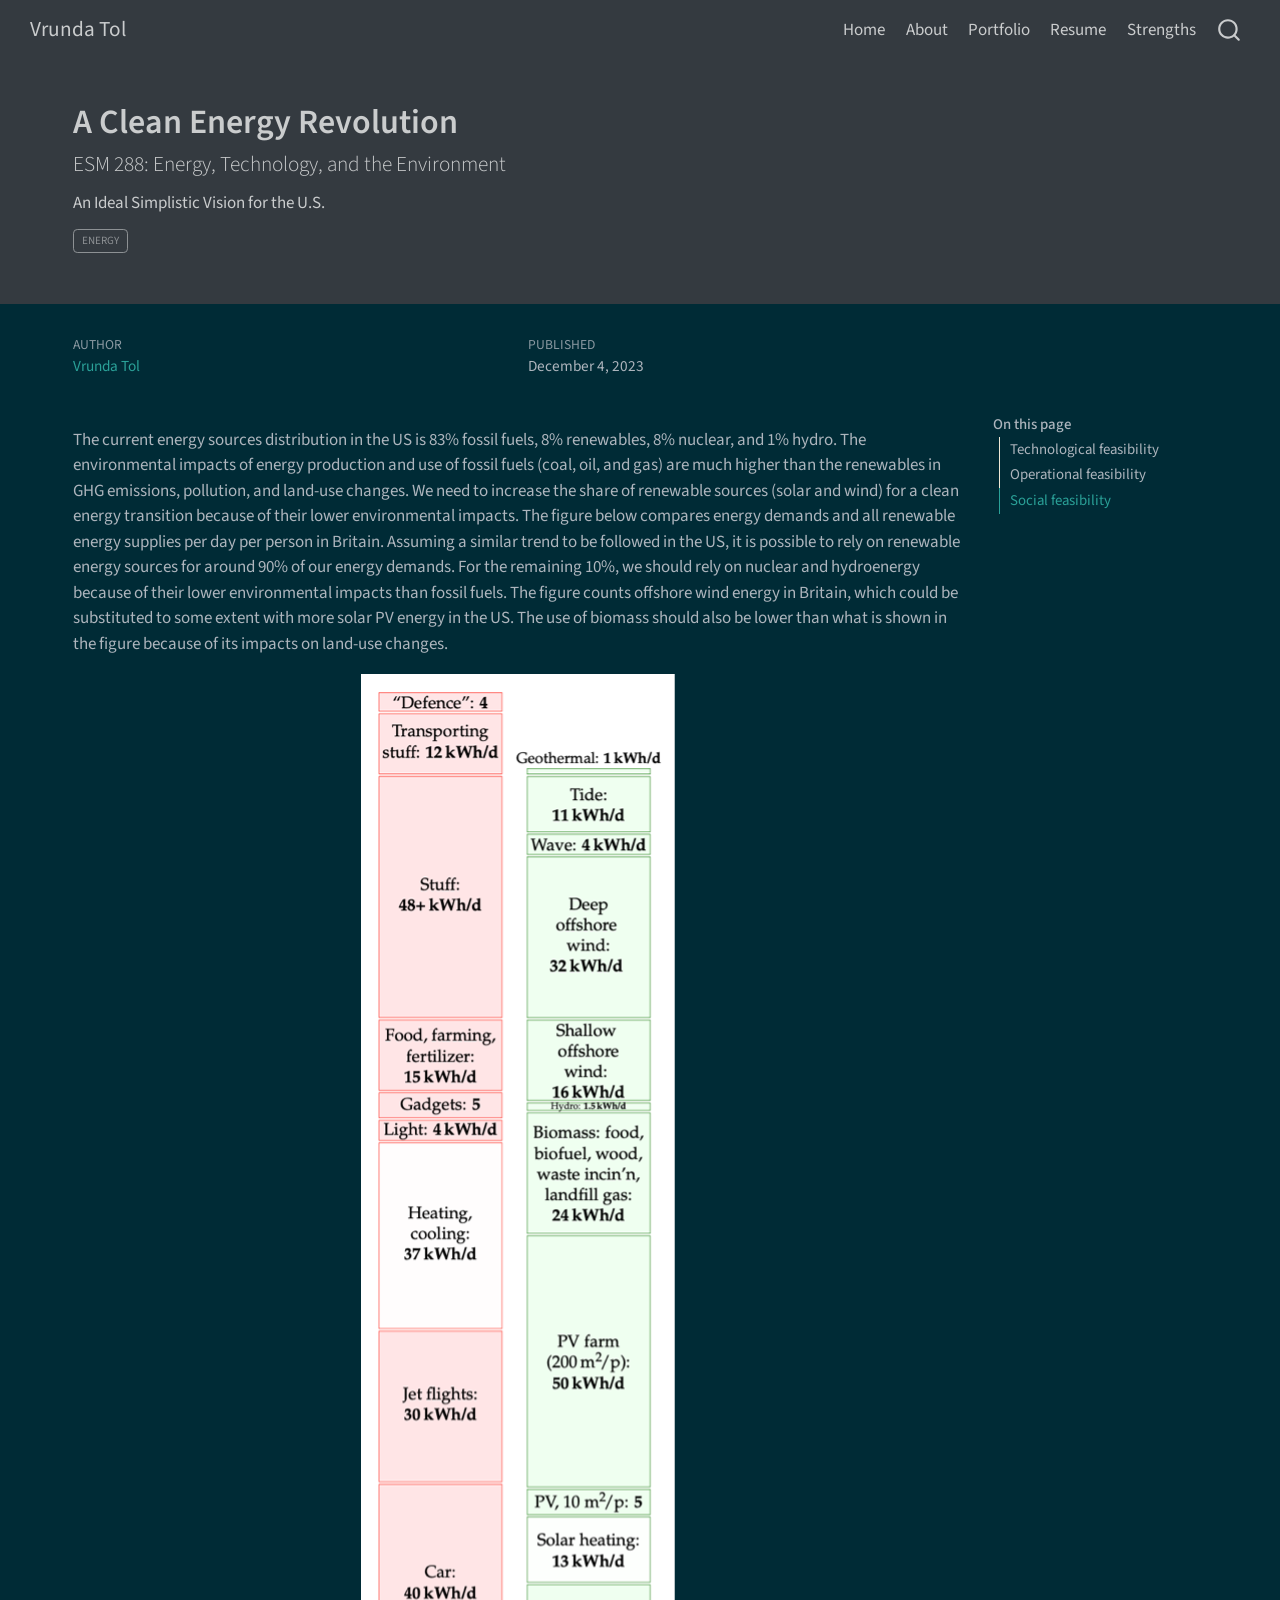
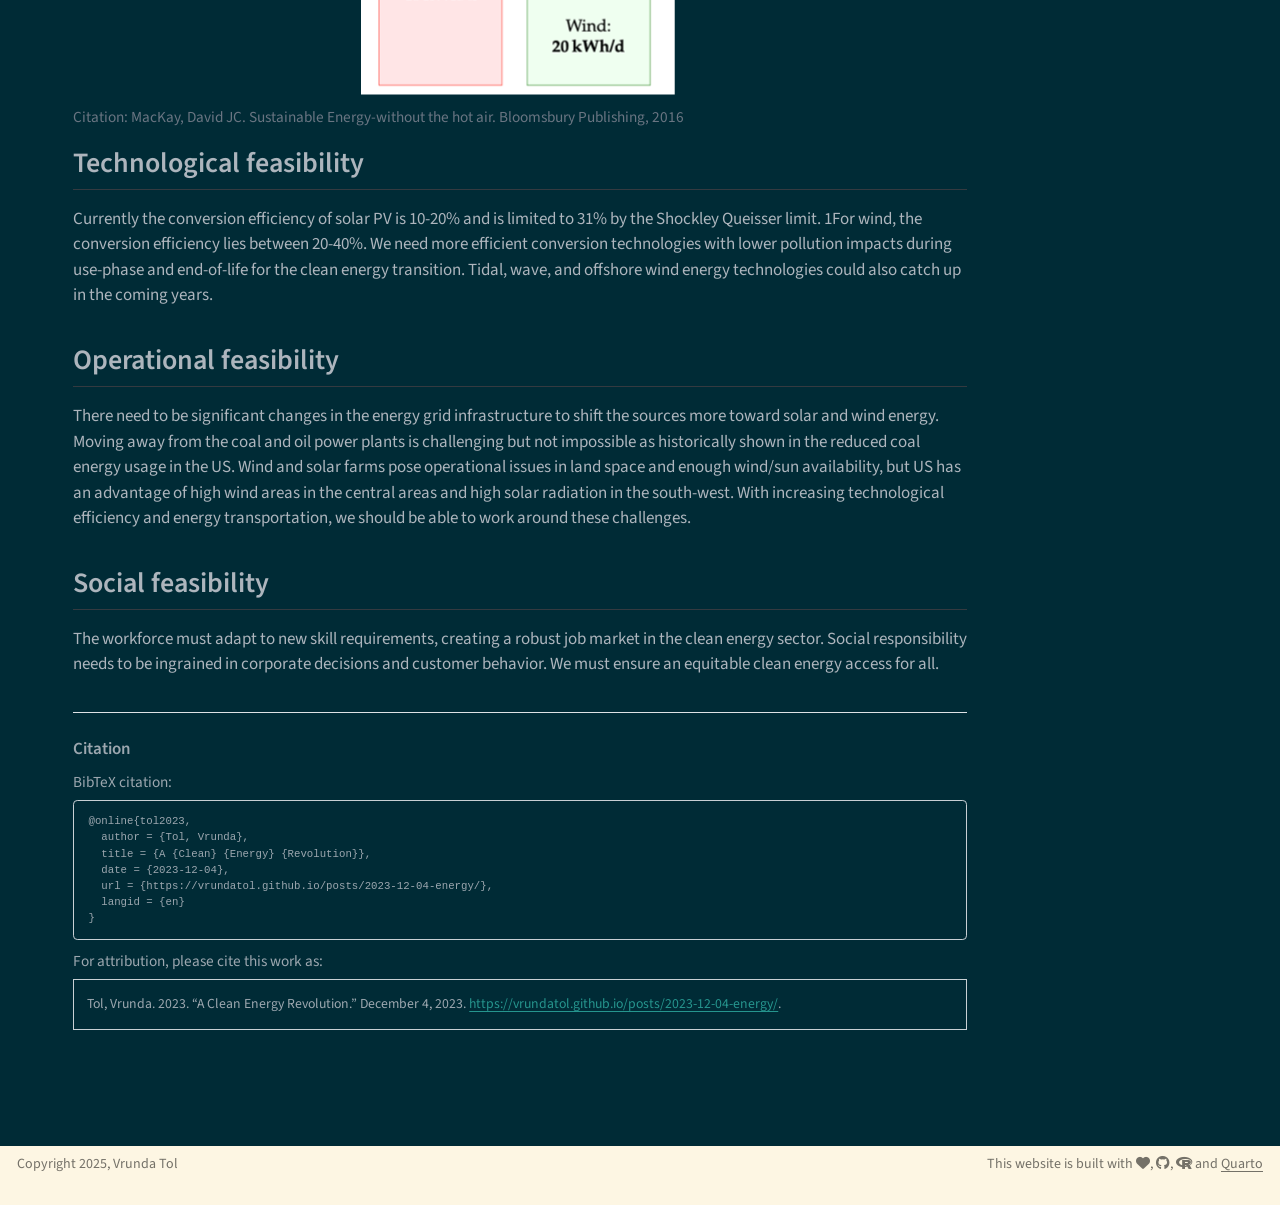
<file: docs/posts/2023-12-04-energy/index.html>
<!DOCTYPE html>
<html xmlns="http://www.w3.org/1999/xhtml" lang="en" xml:lang="en"><head>

<meta charset="utf-8">
<meta name="generator" content="quarto-1.6.40">

<meta name="viewport" content="width=device-width, initial-scale=1.0, user-scalable=yes">

<meta name="author" content="Vrunda Tol">
<meta name="dcterms.date" content="2023-12-04">
<meta name="description" content="An Ideal Simplistic Vision for the U.S.">

<title>A Clean Energy Revolution – Vrunda Tol</title>
<style>
code{white-space: pre-wrap;}
span.smallcaps{font-variant: small-caps;}
div.columns{display: flex; gap: min(4vw, 1.5em);}
div.column{flex: auto; overflow-x: auto;}
div.hanging-indent{margin-left: 1.5em; text-indent: -1.5em;}
ul.task-list{list-style: none;}
ul.task-list li input[type="checkbox"] {
  width: 0.8em;
  margin: 0 0.8em 0.2em -1em; /* quarto-specific, see https://github.com/quarto-dev/quarto-cli/issues/4556 */ 
  vertical-align: middle;
}
</style>


<script src="../../site_libs/quarto-nav/quarto-nav.js"></script>
<script src="../../site_libs/quarto-nav/headroom.min.js"></script>
<script src="../../site_libs/clipboard/clipboard.min.js"></script>
<script src="../../site_libs/quarto-search/autocomplete.umd.js"></script>
<script src="../../site_libs/quarto-search/fuse.min.js"></script>
<script src="../../site_libs/quarto-search/quarto-search.js"></script>
<meta name="quarto:offset" content="../../">
<link href="../../media/favicon.png" rel="icon" type="image/png">
<script src="../../site_libs/quarto-html/quarto.js"></script>
<script src="../../site_libs/quarto-html/popper.min.js"></script>
<script src="../../site_libs/quarto-html/tippy.umd.min.js"></script>
<script src="../../site_libs/quarto-html/anchor.min.js"></script>
<link href="../../site_libs/quarto-html/tippy.css" rel="stylesheet">
<link href="../../site_libs/quarto-html/quarto-syntax-highlighting-dark-8ea72dc5fed832574809a9c94082fbbb.css" rel="stylesheet" id="quarto-text-highlighting-styles">
<script src="../../site_libs/bootstrap/bootstrap.min.js"></script>
<link href="../../site_libs/bootstrap/bootstrap-icons.css" rel="stylesheet">
<link href="../../site_libs/bootstrap/bootstrap-f0d918914268357f3a9cbe6db1f0bfe0.min.css" rel="stylesheet" append-hash="true" id="quarto-bootstrap" data-mode="dark">
<link href="../../site_libs/quarto-contrib/fontawesome6-1.2.0/all.min.css" rel="stylesheet">
<link href="../../site_libs/quarto-contrib/fontawesome6-1.2.0/latex-fontsize.css" rel="stylesheet">
<script id="quarto-search-options" type="application/json">{
  "location": "navbar",
  "copy-button": false,
  "collapse-after": 3,
  "panel-placement": "end",
  "type": "overlay",
  "limit": 50,
  "keyboard-shortcut": [
    "f",
    "/",
    "s"
  ],
  "show-item-context": false,
  "language": {
    "search-no-results-text": "No results",
    "search-matching-documents-text": "matching documents",
    "search-copy-link-title": "Copy link to search",
    "search-hide-matches-text": "Hide additional matches",
    "search-more-match-text": "more match in this document",
    "search-more-matches-text": "more matches in this document",
    "search-clear-button-title": "Clear",
    "search-text-placeholder": "",
    "search-detached-cancel-button-title": "Cancel",
    "search-submit-button-title": "Submit",
    "search-label": "Search"
  }
}</script>


</head>

<body class="nav-fixed">

<div id="quarto-search-results"></div>
  <header id="quarto-header" class="headroom fixed-top quarto-banner">
    <nav class="navbar navbar-expand-lg " data-bs-theme="dark">
      <div class="navbar-container container-fluid">
      <div class="navbar-brand-container mx-auto">
    <a class="navbar-brand" href="../../index.html">
    <span class="navbar-title">Vrunda Tol</span>
    </a>
  </div>
            <div id="quarto-search" class="" title="Search"></div>
          <button class="navbar-toggler" type="button" data-bs-toggle="collapse" data-bs-target="#navbarCollapse" aria-controls="navbarCollapse" role="menu" aria-expanded="false" aria-label="Toggle navigation" onclick="if (window.quartoToggleHeadroom) { window.quartoToggleHeadroom(); }">
  <span class="navbar-toggler-icon"></span>
</button>
          <div class="collapse navbar-collapse" id="navbarCollapse">
            <ul class="navbar-nav navbar-nav-scroll ms-auto">
  <li class="nav-item">
    <a class="nav-link" href="../../index.html"> 
<span class="menu-text">Home</span></a>
  </li>  
  <li class="nav-item">
    <a class="nav-link" href="../../about.html"> 
<span class="menu-text">About</span></a>
  </li>  
  <li class="nav-item">
    <a class="nav-link" href="../../posts.html"> 
<span class="menu-text">Portfolio</span></a>
  </li>  
  <li class="nav-item">
    <a class="nav-link" href="../../media/Tol_Vrunda_Resume.pdf"> 
<span class="menu-text">Resume</span></a>
  </li>  
  <li class="nav-item">
    <a class="nav-link" href="../../media/Tol_Vrunda_SF_TOP_5.pdf"> 
<span class="menu-text">Strengths</span></a>
  </li>  
</ul>
          </div> <!-- /navcollapse -->
            <div class="quarto-navbar-tools">
</div>
      </div> <!-- /container-fluid -->
    </nav>
</header>
<!-- content -->
<header id="title-block-header" class="quarto-title-block default page-columns page-full">
  <div class="quarto-title-banner page-columns page-full">
    <div class="quarto-title column-page-left">
      <h1 class="title">A Clean Energy Revolution</h1>
            <p class="subtitle lead">ESM 288: Energy, Technology, and the Environment</p>
                  <div>
        <div class="description">
          An Ideal Simplistic Vision for the U.S.
        </div>
      </div>
                          <div class="quarto-categories">
                <div class="quarto-category">Energy</div>
              </div>
                  </div>
  </div>
    
  
  <div class="quarto-title-meta column-page-left">

      <div>
      <div class="quarto-title-meta-heading">Author</div>
      <div class="quarto-title-meta-contents">
               <p><a href="https://vrundatol.github.io/">Vrunda Tol</a> </p>
            </div>
    </div>
      
      <div>
      <div class="quarto-title-meta-heading">Published</div>
      <div class="quarto-title-meta-contents">
        <p class="date">December 4, 2023</p>
      </div>
    </div>
    
      
    </div>
    
  
  </header><div id="quarto-content" class="quarto-container page-columns page-rows-contents page-layout-full page-navbar">
<!-- sidebar -->
<!-- margin-sidebar -->
    <div id="quarto-margin-sidebar" class="sidebar margin-sidebar">
        <nav id="TOC" role="doc-toc" class="toc-active">
    <h2 id="toc-title">On this page</h2>
   
  <ul>
  <li><a href="#technological-feasibility" id="toc-technological-feasibility" class="nav-link active" data-scroll-target="#technological-feasibility">Technological feasibility</a></li>
  <li><a href="#operational-feasibility" id="toc-operational-feasibility" class="nav-link" data-scroll-target="#operational-feasibility">Operational feasibility</a></li>
  <li><a href="#social-feasibility" id="toc-social-feasibility" class="nav-link" data-scroll-target="#social-feasibility">Social feasibility</a></li>
  </ul>
</nav>
    </div>
<!-- main -->
<main class="content quarto-banner-title-block column-page-left" id="quarto-document-content">





<p>The current energy sources distribution in the US is 83% fossil fuels, 8% renewables, 8% nuclear, and 1% hydro. The environmental impacts of energy production and use of fossil fuels (coal, oil, and gas) are much higher than the renewables in GHG emissions, pollution, and land-use changes. We need to increase the share of renewable sources (solar and wind) for a clean energy transition because of their lower environmental impacts. The figure below compares energy demands and all renewable energy supplies per day per person in Britain. Assuming a similar trend to be followed in the US, it is possible to rely on renewable energy sources for around 90% of our energy demands. For the remaining 10%, we should rely on nuclear and hydroenergy because of their lower environmental impacts than fossil fuels. The figure counts offshore wind energy in Britain, which could be substituted to some extent with more solar PV energy in the US. The use of biomass should also be lower than what is shown in the figure because of its impacts on land-use changes.</p>
<div class="quarto-figure quarto-figure-center">
<figure class="figure">
<p><img src="clean_energy.png" class="img-fluid figure-img"></p>
<figcaption>Citation: MacKay, David JC. Sustainable Energy-without the hot air. Bloomsbury Publishing, 2016</figcaption>
</figure>
</div>
<section id="technological-feasibility" class="level2">
<h2 class="anchored" data-anchor-id="technological-feasibility">Technological feasibility</h2>
<p>Currently the conversion efficiency of solar PV is 10-20% and is limited to 31% by the Shockley Queisser limit. 1For wind, the conversion efficiency lies between 20-40%. We need more efficient conversion technologies with lower pollution impacts during use-phase and end-of-life for the clean energy transition. Tidal, wave, and offshore wind energy technologies could also catch up in the coming years.</p>
</section>
<section id="operational-feasibility" class="level2">
<h2 class="anchored" data-anchor-id="operational-feasibility">Operational feasibility</h2>
<p>There need to be significant changes in the energy grid infrastructure to shift the sources more toward solar and wind energy. Moving away from the coal and oil power plants is challenging but not impossible as historically shown in the reduced coal energy usage in the US. Wind and solar farms pose operational issues in land space and enough wind/sun availability, but US has an advantage of high wind areas in the central areas and high solar radiation in the south-west. With increasing technological efficiency and energy transportation, we should be able to work around these challenges.</p>
</section>
<section id="social-feasibility" class="level2">
<h2 class="anchored" data-anchor-id="social-feasibility">Social feasibility</h2>
<p>The workforce must adapt to new skill requirements, creating a robust job market in the clean energy sector. Social responsibility needs to be ingrained in corporate decisions and customer behavior. We must ensure an equitable clean energy access for all.</p>


</section>

<div id="quarto-appendix" class="default"><section class="quarto-appendix-contents" id="quarto-citation"><h2 class="anchored quarto-appendix-heading">Citation</h2><div><div class="quarto-appendix-secondary-label">BibTeX citation:</div><pre class="sourceCode code-with-copy quarto-appendix-bibtex"><code class="sourceCode bibtex">@online{tol2023,
  author = {Tol, Vrunda},
  title = {A {Clean} {Energy} {Revolution}},
  date = {2023-12-04},
  url = {https://vrundatol.github.io/posts/2023-12-04-energy/},
  langid = {en}
}
</code><button title="Copy to Clipboard" class="code-copy-button"><i class="bi"></i></button></pre><div class="quarto-appendix-secondary-label">For attribution, please cite this work as:</div><div id="ref-tol2023" class="csl-entry quarto-appendix-citeas" role="listitem">
Tol, Vrunda. 2023. <span>“A Clean Energy Revolution.”</span> December 4,
2023. <a href="https://vrundatol.github.io/posts/2023-12-04-energy/">https://vrundatol.github.io/posts/2023-12-04-energy/</a>.
</div></div></section></div></main> <!-- /main -->
<script id="quarto-html-after-body" type="application/javascript">
window.document.addEventListener("DOMContentLoaded", function (event) {
  const toggleBodyColorMode = (bsSheetEl) => {
    const mode = bsSheetEl.getAttribute("data-mode");
    const bodyEl = window.document.querySelector("body");
    if (mode === "dark") {
      bodyEl.classList.add("quarto-dark");
      bodyEl.classList.remove("quarto-light");
    } else {
      bodyEl.classList.add("quarto-light");
      bodyEl.classList.remove("quarto-dark");
    }
  }
  const toggleBodyColorPrimary = () => {
    const bsSheetEl = window.document.querySelector("link#quarto-bootstrap");
    if (bsSheetEl) {
      toggleBodyColorMode(bsSheetEl);
    }
  }
  toggleBodyColorPrimary();  
  const icon = "";
  const anchorJS = new window.AnchorJS();
  anchorJS.options = {
    placement: 'right',
    icon: icon
  };
  anchorJS.add('.anchored');
  const isCodeAnnotation = (el) => {
    for (const clz of el.classList) {
      if (clz.startsWith('code-annotation-')) {                     
        return true;
      }
    }
    return false;
  }
  const onCopySuccess = function(e) {
    // button target
    const button = e.trigger;
    // don't keep focus
    button.blur();
    // flash "checked"
    button.classList.add('code-copy-button-checked');
    var currentTitle = button.getAttribute("title");
    button.setAttribute("title", "Copied!");
    let tooltip;
    if (window.bootstrap) {
      button.setAttribute("data-bs-toggle", "tooltip");
      button.setAttribute("data-bs-placement", "left");
      button.setAttribute("data-bs-title", "Copied!");
      tooltip = new bootstrap.Tooltip(button, 
        { trigger: "manual", 
          customClass: "code-copy-button-tooltip",
          offset: [0, -8]});
      tooltip.show();    
    }
    setTimeout(function() {
      if (tooltip) {
        tooltip.hide();
        button.removeAttribute("data-bs-title");
        button.removeAttribute("data-bs-toggle");
        button.removeAttribute("data-bs-placement");
      }
      button.setAttribute("title", currentTitle);
      button.classList.remove('code-copy-button-checked');
    }, 1000);
    // clear code selection
    e.clearSelection();
  }
  const getTextToCopy = function(trigger) {
      const codeEl = trigger.previousElementSibling.cloneNode(true);
      for (const childEl of codeEl.children) {
        if (isCodeAnnotation(childEl)) {
          childEl.remove();
        }
      }
      return codeEl.innerText;
  }
  const clipboard = new window.ClipboardJS('.code-copy-button:not([data-in-quarto-modal])', {
    text: getTextToCopy
  });
  clipboard.on('success', onCopySuccess);
  if (window.document.getElementById('quarto-embedded-source-code-modal')) {
    const clipboardModal = new window.ClipboardJS('.code-copy-button[data-in-quarto-modal]', {
      text: getTextToCopy,
      container: window.document.getElementById('quarto-embedded-source-code-modal')
    });
    clipboardModal.on('success', onCopySuccess);
  }
    var localhostRegex = new RegExp(/^(?:http|https):\/\/localhost\:?[0-9]*\//);
    var mailtoRegex = new RegExp(/^mailto:/);
      var filterRegex = new RegExp('/' + window.location.host + '/');
    var isInternal = (href) => {
        return filterRegex.test(href) || localhostRegex.test(href) || mailtoRegex.test(href);
    }
    // Inspect non-navigation links and adorn them if external
 	var links = window.document.querySelectorAll('a[href]:not(.nav-link):not(.navbar-brand):not(.toc-action):not(.sidebar-link):not(.sidebar-item-toggle):not(.pagination-link):not(.no-external):not([aria-hidden]):not(.dropdown-item):not(.quarto-navigation-tool):not(.about-link)');
    for (var i=0; i<links.length; i++) {
      const link = links[i];
      if (!isInternal(link.href)) {
        // undo the damage that might have been done by quarto-nav.js in the case of
        // links that we want to consider external
        if (link.dataset.originalHref !== undefined) {
          link.href = link.dataset.originalHref;
        }
      }
    }
  function tippyHover(el, contentFn, onTriggerFn, onUntriggerFn) {
    const config = {
      allowHTML: true,
      maxWidth: 500,
      delay: 100,
      arrow: false,
      appendTo: function(el) {
          return el.parentElement;
      },
      interactive: true,
      interactiveBorder: 10,
      theme: 'quarto',
      placement: 'bottom-start',
    };
    if (contentFn) {
      config.content = contentFn;
    }
    if (onTriggerFn) {
      config.onTrigger = onTriggerFn;
    }
    if (onUntriggerFn) {
      config.onUntrigger = onUntriggerFn;
    }
    window.tippy(el, config); 
  }
  const noterefs = window.document.querySelectorAll('a[role="doc-noteref"]');
  for (var i=0; i<noterefs.length; i++) {
    const ref = noterefs[i];
    tippyHover(ref, function() {
      // use id or data attribute instead here
      let href = ref.getAttribute('data-footnote-href') || ref.getAttribute('href');
      try { href = new URL(href).hash; } catch {}
      const id = href.replace(/^#\/?/, "");
      const note = window.document.getElementById(id);
      if (note) {
        return note.innerHTML;
      } else {
        return "";
      }
    });
  }
  const xrefs = window.document.querySelectorAll('a.quarto-xref');
  const processXRef = (id, note) => {
    // Strip column container classes
    const stripColumnClz = (el) => {
      el.classList.remove("page-full", "page-columns");
      if (el.children) {
        for (const child of el.children) {
          stripColumnClz(child);
        }
      }
    }
    stripColumnClz(note)
    if (id === null || id.startsWith('sec-')) {
      // Special case sections, only their first couple elements
      const container = document.createElement("div");
      if (note.children && note.children.length > 2) {
        container.appendChild(note.children[0].cloneNode(true));
        for (let i = 1; i < note.children.length; i++) {
          const child = note.children[i];
          if (child.tagName === "P" && child.innerText === "") {
            continue;
          } else {
            container.appendChild(child.cloneNode(true));
            break;
          }
        }
        if (window.Quarto?.typesetMath) {
          window.Quarto.typesetMath(container);
        }
        return container.innerHTML
      } else {
        if (window.Quarto?.typesetMath) {
          window.Quarto.typesetMath(note);
        }
        return note.innerHTML;
      }
    } else {
      // Remove any anchor links if they are present
      const anchorLink = note.querySelector('a.anchorjs-link');
      if (anchorLink) {
        anchorLink.remove();
      }
      if (window.Quarto?.typesetMath) {
        window.Quarto.typesetMath(note);
      }
      if (note.classList.contains("callout")) {
        return note.outerHTML;
      } else {
        return note.innerHTML;
      }
    }
  }
  for (var i=0; i<xrefs.length; i++) {
    const xref = xrefs[i];
    tippyHover(xref, undefined, function(instance) {
      instance.disable();
      let url = xref.getAttribute('href');
      let hash = undefined; 
      if (url.startsWith('#')) {
        hash = url;
      } else {
        try { hash = new URL(url).hash; } catch {}
      }
      if (hash) {
        const id = hash.replace(/^#\/?/, "");
        const note = window.document.getElementById(id);
        if (note !== null) {
          try {
            const html = processXRef(id, note.cloneNode(true));
            instance.setContent(html);
          } finally {
            instance.enable();
            instance.show();
          }
        } else {
          // See if we can fetch this
          fetch(url.split('#')[0])
          .then(res => res.text())
          .then(html => {
            const parser = new DOMParser();
            const htmlDoc = parser.parseFromString(html, "text/html");
            const note = htmlDoc.getElementById(id);
            if (note !== null) {
              const html = processXRef(id, note);
              instance.setContent(html);
            } 
          }).finally(() => {
            instance.enable();
            instance.show();
          });
        }
      } else {
        // See if we can fetch a full url (with no hash to target)
        // This is a special case and we should probably do some content thinning / targeting
        fetch(url)
        .then(res => res.text())
        .then(html => {
          const parser = new DOMParser();
          const htmlDoc = parser.parseFromString(html, "text/html");
          const note = htmlDoc.querySelector('main.content');
          if (note !== null) {
            // This should only happen for chapter cross references
            // (since there is no id in the URL)
            // remove the first header
            if (note.children.length > 0 && note.children[0].tagName === "HEADER") {
              note.children[0].remove();
            }
            const html = processXRef(null, note);
            instance.setContent(html);
          } 
        }).finally(() => {
          instance.enable();
          instance.show();
        });
      }
    }, function(instance) {
    });
  }
      let selectedAnnoteEl;
      const selectorForAnnotation = ( cell, annotation) => {
        let cellAttr = 'data-code-cell="' + cell + '"';
        let lineAttr = 'data-code-annotation="' +  annotation + '"';
        const selector = 'span[' + cellAttr + '][' + lineAttr + ']';
        return selector;
      }
      const selectCodeLines = (annoteEl) => {
        const doc = window.document;
        const targetCell = annoteEl.getAttribute("data-target-cell");
        const targetAnnotation = annoteEl.getAttribute("data-target-annotation");
        const annoteSpan = window.document.querySelector(selectorForAnnotation(targetCell, targetAnnotation));
        const lines = annoteSpan.getAttribute("data-code-lines").split(",");
        const lineIds = lines.map((line) => {
          return targetCell + "-" + line;
        })
        let top = null;
        let height = null;
        let parent = null;
        if (lineIds.length > 0) {
            //compute the position of the single el (top and bottom and make a div)
            const el = window.document.getElementById(lineIds[0]);
            top = el.offsetTop;
            height = el.offsetHeight;
            parent = el.parentElement.parentElement;
          if (lineIds.length > 1) {
            const lastEl = window.document.getElementById(lineIds[lineIds.length - 1]);
            const bottom = lastEl.offsetTop + lastEl.offsetHeight;
            height = bottom - top;
          }
          if (top !== null && height !== null && parent !== null) {
            // cook up a div (if necessary) and position it 
            let div = window.document.getElementById("code-annotation-line-highlight");
            if (div === null) {
              div = window.document.createElement("div");
              div.setAttribute("id", "code-annotation-line-highlight");
              div.style.position = 'absolute';
              parent.appendChild(div);
            }
            div.style.top = top - 2 + "px";
            div.style.height = height + 4 + "px";
            div.style.left = 0;
            let gutterDiv = window.document.getElementById("code-annotation-line-highlight-gutter");
            if (gutterDiv === null) {
              gutterDiv = window.document.createElement("div");
              gutterDiv.setAttribute("id", "code-annotation-line-highlight-gutter");
              gutterDiv.style.position = 'absolute';
              const codeCell = window.document.getElementById(targetCell);
              const gutter = codeCell.querySelector('.code-annotation-gutter');
              gutter.appendChild(gutterDiv);
            }
            gutterDiv.style.top = top - 2 + "px";
            gutterDiv.style.height = height + 4 + "px";
          }
          selectedAnnoteEl = annoteEl;
        }
      };
      const unselectCodeLines = () => {
        const elementsIds = ["code-annotation-line-highlight", "code-annotation-line-highlight-gutter"];
        elementsIds.forEach((elId) => {
          const div = window.document.getElementById(elId);
          if (div) {
            div.remove();
          }
        });
        selectedAnnoteEl = undefined;
      };
        // Handle positioning of the toggle
    window.addEventListener(
      "resize",
      throttle(() => {
        elRect = undefined;
        if (selectedAnnoteEl) {
          selectCodeLines(selectedAnnoteEl);
        }
      }, 10)
    );
    function throttle(fn, ms) {
    let throttle = false;
    let timer;
      return (...args) => {
        if(!throttle) { // first call gets through
            fn.apply(this, args);
            throttle = true;
        } else { // all the others get throttled
            if(timer) clearTimeout(timer); // cancel #2
            timer = setTimeout(() => {
              fn.apply(this, args);
              timer = throttle = false;
            }, ms);
        }
      };
    }
      // Attach click handler to the DT
      const annoteDls = window.document.querySelectorAll('dt[data-target-cell]');
      for (const annoteDlNode of annoteDls) {
        annoteDlNode.addEventListener('click', (event) => {
          const clickedEl = event.target;
          if (clickedEl !== selectedAnnoteEl) {
            unselectCodeLines();
            const activeEl = window.document.querySelector('dt[data-target-cell].code-annotation-active');
            if (activeEl) {
              activeEl.classList.remove('code-annotation-active');
            }
            selectCodeLines(clickedEl);
            clickedEl.classList.add('code-annotation-active');
          } else {
            // Unselect the line
            unselectCodeLines();
            clickedEl.classList.remove('code-annotation-active');
          }
        });
      }
  const findCites = (el) => {
    const parentEl = el.parentElement;
    if (parentEl) {
      const cites = parentEl.dataset.cites;
      if (cites) {
        return {
          el,
          cites: cites.split(' ')
        };
      } else {
        return findCites(el.parentElement)
      }
    } else {
      return undefined;
    }
  };
  var bibliorefs = window.document.querySelectorAll('a[role="doc-biblioref"]');
  for (var i=0; i<bibliorefs.length; i++) {
    const ref = bibliorefs[i];
    const citeInfo = findCites(ref);
    if (citeInfo) {
      tippyHover(citeInfo.el, function() {
        var popup = window.document.createElement('div');
        citeInfo.cites.forEach(function(cite) {
          var citeDiv = window.document.createElement('div');
          citeDiv.classList.add('hanging-indent');
          citeDiv.classList.add('csl-entry');
          var biblioDiv = window.document.getElementById('ref-' + cite);
          if (biblioDiv) {
            citeDiv.innerHTML = biblioDiv.innerHTML;
          }
          popup.appendChild(citeDiv);
        });
        return popup.innerHTML;
      });
    }
  }
});
</script>
</div> <!-- /content -->
<footer class="footer">
  <div class="nav-footer">
    <div class="nav-footer-left">
<p>Copyright 2025, Vrunda Tol</p>
</div>   
    <div class="nav-footer-center">
      &nbsp;
    </div>
    <div class="nav-footer-right">
<p>This website is built with <i class="fa-solid fa-heart" title="a heart" aria-label="heart"></i>, <a href="https://github.com/samanthacsik/samanthacsik.github.io" target="_blank"><i class="fa-brands fa-github" title="GitHub octocat logo" aria-label="github"></i></a>, <a href="https://www.r-project.org/about.html" target="_blank"><i class="fa-brands fa-r-project" title="R Project" aria-label="r-project"></i></a> and <a href="https://quarto.org/" target="_blank">Quarto</a></p>
</div>
  </div>
</footer>




</body></html>
</file>
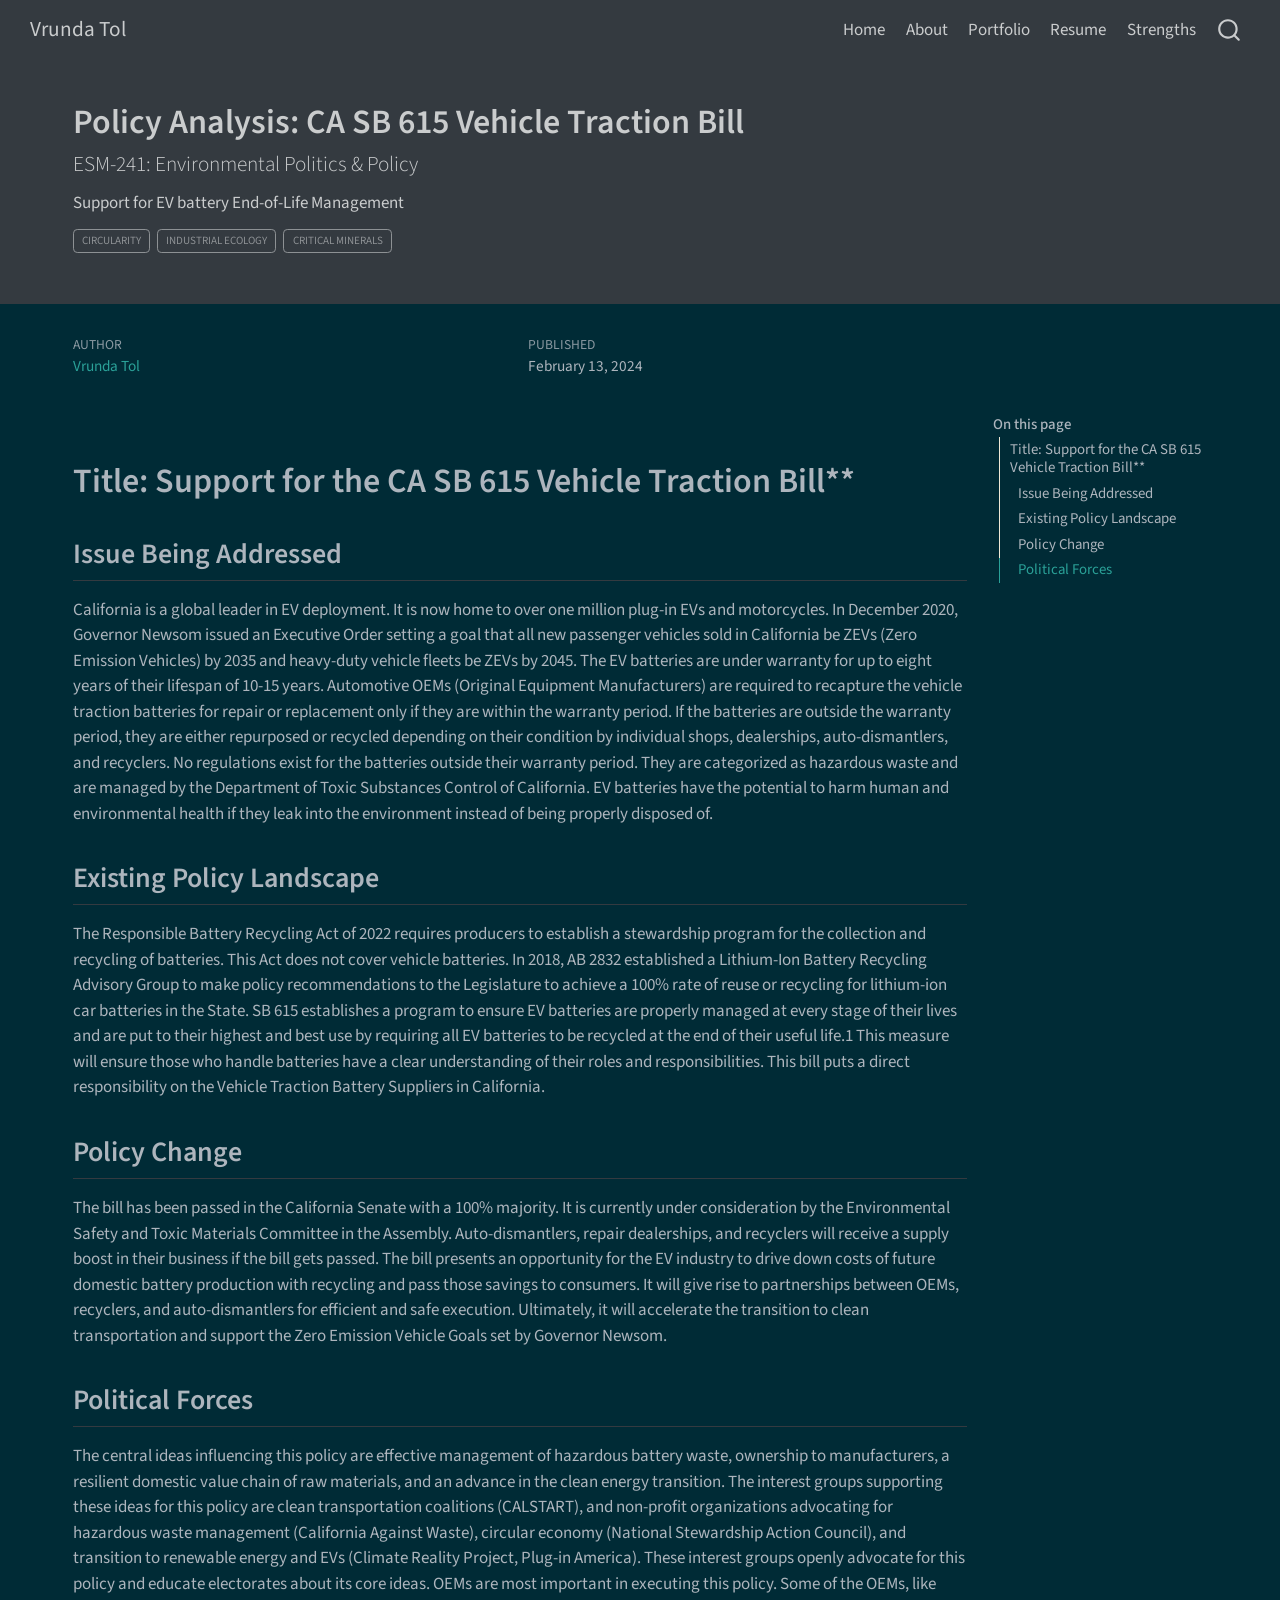
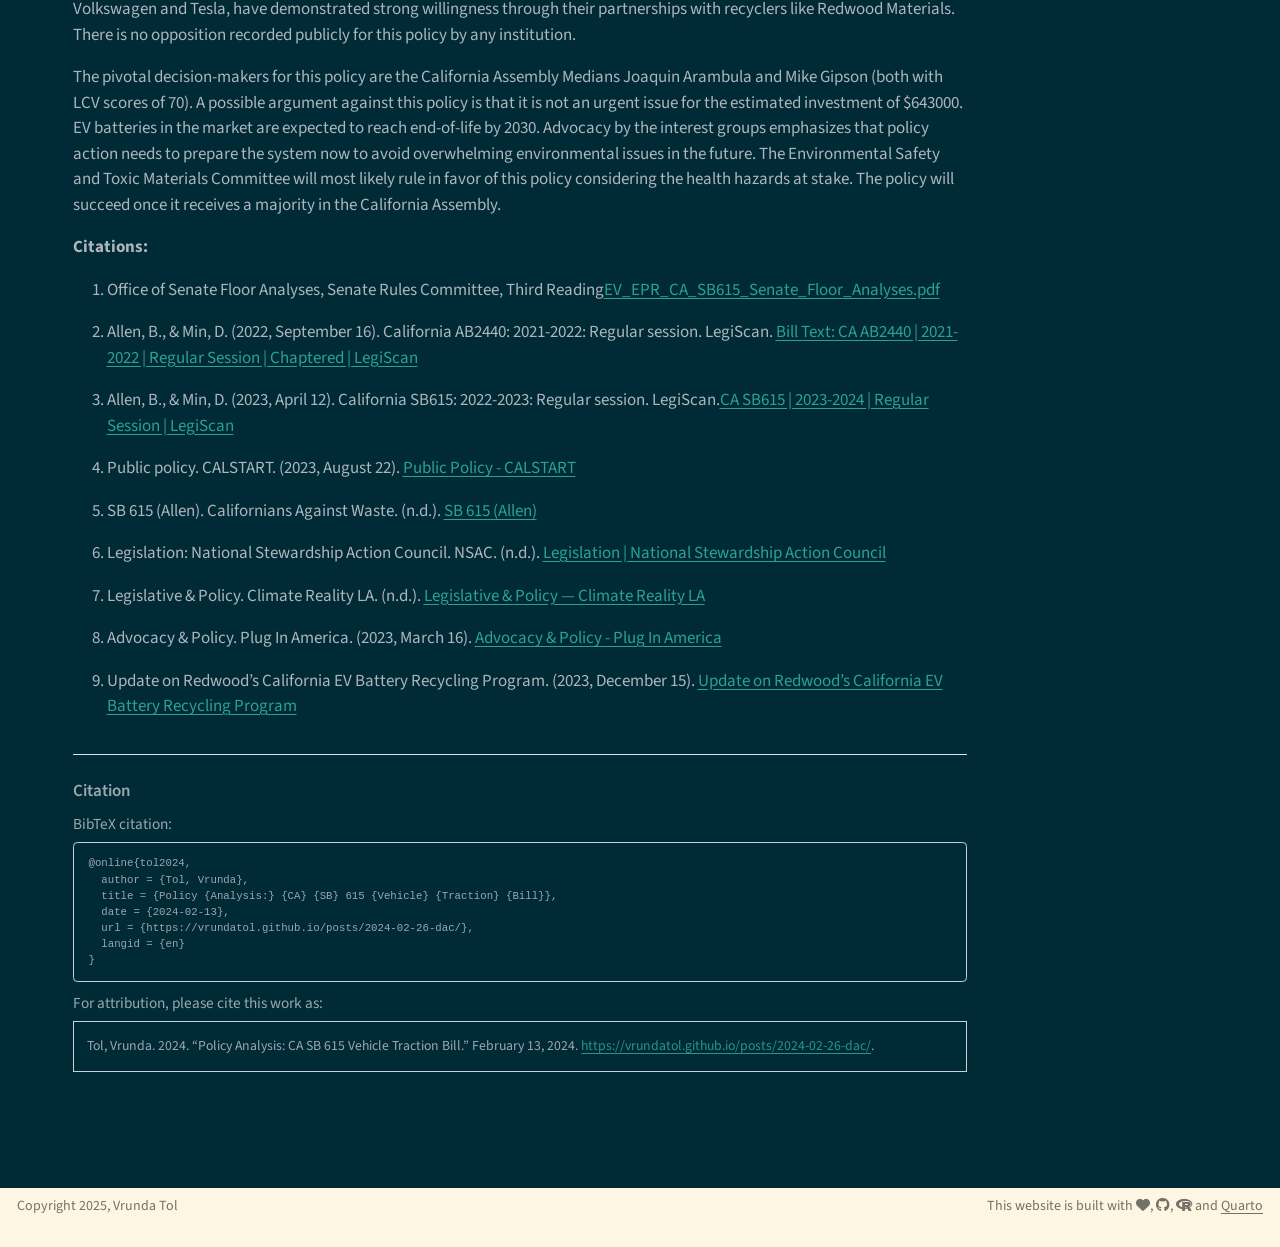
<file: docs/posts/2024-02-13-evpolicy/index.html>
<!DOCTYPE html>
<html xmlns="http://www.w3.org/1999/xhtml" lang="en" xml:lang="en"><head>

<meta charset="utf-8">
<meta name="generator" content="quarto-1.6.40">

<meta name="viewport" content="width=device-width, initial-scale=1.0, user-scalable=yes">

<meta name="author" content="Vrunda Tol">
<meta name="dcterms.date" content="2024-02-13">
<meta name="description" content="Support for EV battery End-of-Life Management">

<title>Policy Analysis: CA SB 615 Vehicle Traction Bill – Vrunda Tol</title>
<style>
code{white-space: pre-wrap;}
span.smallcaps{font-variant: small-caps;}
div.columns{display: flex; gap: min(4vw, 1.5em);}
div.column{flex: auto; overflow-x: auto;}
div.hanging-indent{margin-left: 1.5em; text-indent: -1.5em;}
ul.task-list{list-style: none;}
ul.task-list li input[type="checkbox"] {
  width: 0.8em;
  margin: 0 0.8em 0.2em -1em; /* quarto-specific, see https://github.com/quarto-dev/quarto-cli/issues/4556 */ 
  vertical-align: middle;
}
</style>


<script src="../../site_libs/quarto-nav/quarto-nav.js"></script>
<script src="../../site_libs/quarto-nav/headroom.min.js"></script>
<script src="../../site_libs/clipboard/clipboard.min.js"></script>
<script src="../../site_libs/quarto-search/autocomplete.umd.js"></script>
<script src="../../site_libs/quarto-search/fuse.min.js"></script>
<script src="../../site_libs/quarto-search/quarto-search.js"></script>
<meta name="quarto:offset" content="../../">
<link href="../../media/favicon.png" rel="icon" type="image/png">
<script src="../../site_libs/quarto-html/quarto.js"></script>
<script src="../../site_libs/quarto-html/popper.min.js"></script>
<script src="../../site_libs/quarto-html/tippy.umd.min.js"></script>
<script src="../../site_libs/quarto-html/anchor.min.js"></script>
<link href="../../site_libs/quarto-html/tippy.css" rel="stylesheet">
<link href="../../site_libs/quarto-html/quarto-syntax-highlighting-dark-8ea72dc5fed832574809a9c94082fbbb.css" rel="stylesheet" id="quarto-text-highlighting-styles">
<script src="../../site_libs/bootstrap/bootstrap.min.js"></script>
<link href="../../site_libs/bootstrap/bootstrap-icons.css" rel="stylesheet">
<link href="../../site_libs/bootstrap/bootstrap-f0d918914268357f3a9cbe6db1f0bfe0.min.css" rel="stylesheet" append-hash="true" id="quarto-bootstrap" data-mode="dark">
<link href="../../site_libs/quarto-contrib/fontawesome6-1.2.0/all.min.css" rel="stylesheet">
<link href="../../site_libs/quarto-contrib/fontawesome6-1.2.0/latex-fontsize.css" rel="stylesheet">
<script id="quarto-search-options" type="application/json">{
  "location": "navbar",
  "copy-button": false,
  "collapse-after": 3,
  "panel-placement": "end",
  "type": "overlay",
  "limit": 50,
  "keyboard-shortcut": [
    "f",
    "/",
    "s"
  ],
  "show-item-context": false,
  "language": {
    "search-no-results-text": "No results",
    "search-matching-documents-text": "matching documents",
    "search-copy-link-title": "Copy link to search",
    "search-hide-matches-text": "Hide additional matches",
    "search-more-match-text": "more match in this document",
    "search-more-matches-text": "more matches in this document",
    "search-clear-button-title": "Clear",
    "search-text-placeholder": "",
    "search-detached-cancel-button-title": "Cancel",
    "search-submit-button-title": "Submit",
    "search-label": "Search"
  }
}</script>


</head>

<body class="nav-fixed">

<div id="quarto-search-results"></div>
  <header id="quarto-header" class="headroom fixed-top quarto-banner">
    <nav class="navbar navbar-expand-lg " data-bs-theme="dark">
      <div class="navbar-container container-fluid">
      <div class="navbar-brand-container mx-auto">
    <a class="navbar-brand" href="../../index.html">
    <span class="navbar-title">Vrunda Tol</span>
    </a>
  </div>
            <div id="quarto-search" class="" title="Search"></div>
          <button class="navbar-toggler" type="button" data-bs-toggle="collapse" data-bs-target="#navbarCollapse" aria-controls="navbarCollapse" role="menu" aria-expanded="false" aria-label="Toggle navigation" onclick="if (window.quartoToggleHeadroom) { window.quartoToggleHeadroom(); }">
  <span class="navbar-toggler-icon"></span>
</button>
          <div class="collapse navbar-collapse" id="navbarCollapse">
            <ul class="navbar-nav navbar-nav-scroll ms-auto">
  <li class="nav-item">
    <a class="nav-link" href="../../index.html"> 
<span class="menu-text">Home</span></a>
  </li>  
  <li class="nav-item">
    <a class="nav-link" href="../../about.html"> 
<span class="menu-text">About</span></a>
  </li>  
  <li class="nav-item">
    <a class="nav-link" href="../../posts.html"> 
<span class="menu-text">Portfolio</span></a>
  </li>  
  <li class="nav-item">
    <a class="nav-link" href="../../media/Tol_Vrunda_Resume.pdf"> 
<span class="menu-text">Resume</span></a>
  </li>  
  <li class="nav-item">
    <a class="nav-link" href="../../media/Tol_Vrunda_SF_TOP_5.pdf"> 
<span class="menu-text">Strengths</span></a>
  </li>  
</ul>
          </div> <!-- /navcollapse -->
            <div class="quarto-navbar-tools">
</div>
      </div> <!-- /container-fluid -->
    </nav>
</header>
<!-- content -->
<header id="title-block-header" class="quarto-title-block default page-columns page-full">
  <div class="quarto-title-banner page-columns page-full">
    <div class="quarto-title column-page-left">
      <h1 class="title">Policy Analysis: CA SB 615 Vehicle Traction Bill</h1>
            <p class="subtitle lead">ESM-241: Environmental Politics &amp; Policy</p>
                  <div>
        <div class="description">
          Support for EV battery End-of-Life Management
        </div>
      </div>
                          <div class="quarto-categories">
                <div class="quarto-category">Circularity</div>
                <div class="quarto-category">Industrial Ecology</div>
                <div class="quarto-category">Critical Minerals</div>
              </div>
                  </div>
  </div>
    
  
  <div class="quarto-title-meta column-page-left">

      <div>
      <div class="quarto-title-meta-heading">Author</div>
      <div class="quarto-title-meta-contents">
               <p><a href="https://vrundatol.github.io/">Vrunda Tol</a> </p>
            </div>
    </div>
      
      <div>
      <div class="quarto-title-meta-heading">Published</div>
      <div class="quarto-title-meta-contents">
        <p class="date">February 13, 2024</p>
      </div>
    </div>
    
      
    </div>
    
  
  </header><div id="quarto-content" class="quarto-container page-columns page-rows-contents page-layout-full page-navbar">
<!-- sidebar -->
<!-- margin-sidebar -->
    <div id="quarto-margin-sidebar" class="sidebar margin-sidebar">
        <nav id="TOC" role="doc-toc" class="toc-active">
    <h2 id="toc-title">On this page</h2>
   
  <ul>
  <li><a href="#title-support-for-the-ca-sb-615-vehicle-traction-bill" id="toc-title-support-for-the-ca-sb-615-vehicle-traction-bill" class="nav-link active" data-scroll-target="#title-support-for-the-ca-sb-615-vehicle-traction-bill">Title: Support for the CA SB 615 Vehicle Traction Bill**</a>
  <ul class="collapse">
  <li><a href="#issue-being-addressed" id="toc-issue-being-addressed" class="nav-link" data-scroll-target="#issue-being-addressed">Issue Being Addressed</a></li>
  <li><a href="#existing-policy-landscape" id="toc-existing-policy-landscape" class="nav-link" data-scroll-target="#existing-policy-landscape">Existing Policy Landscape</a></li>
  <li><a href="#policy-change" id="toc-policy-change" class="nav-link" data-scroll-target="#policy-change">Policy Change</a></li>
  <li><a href="#political-forces" id="toc-political-forces" class="nav-link" data-scroll-target="#political-forces">Political Forces</a></li>
  </ul></li>
  </ul>
</nav>
    </div>
<!-- main -->
<main class="content quarto-banner-title-block column-page-left" id="quarto-document-content">





<section id="title-support-for-the-ca-sb-615-vehicle-traction-bill" class="level1">
<h1>Title: Support for the CA SB 615 Vehicle Traction Bill**</h1>
<section id="issue-being-addressed" class="level2">
<h2 class="anchored" data-anchor-id="issue-being-addressed">Issue Being Addressed</h2>
<p>California is a global leader in EV deployment. It is now home to over one million plug-in EVs and motorcycles. In December 2020, Governor Newsom issued an Executive Order setting a goal that all new passenger vehicles sold in California be ZEVs (Zero Emission Vehicles) by 2035 and heavy-duty vehicle fleets be ZEVs by 2045. The EV batteries are under warranty for up to eight years of their lifespan of 10-15 years. Automotive OEMs (Original Equipment Manufacturers) are required to recapture the vehicle traction batteries for repair or replacement only if they are within the warranty period. If the batteries are outside the warranty period, they are either repurposed or recycled depending on their condition by individual shops, dealerships, auto-dismantlers, and recyclers. No regulations exist for the batteries outside their warranty period. They are categorized as hazardous waste and are managed by the Department of Toxic Substances Control of California. EV batteries have the potential to harm human and environmental health if they leak into the environment instead of being properly disposed of.</p>
</section>
<section id="existing-policy-landscape" class="level2">
<h2 class="anchored" data-anchor-id="existing-policy-landscape">Existing Policy Landscape</h2>
<p>The Responsible Battery Recycling Act of 2022 requires producers to establish a stewardship program for the collection and recycling of batteries. This Act does not cover vehicle batteries. In 2018, AB 2832 established a Lithium-Ion Battery Recycling Advisory Group to make policy recommendations to the Legislature to achieve a 100% rate of reuse or recycling for lithium-ion car batteries in the State. SB 615 establishes a program to ensure EV batteries are properly managed at every stage of their lives and are put to their highest and best use by requiring all EV batteries to be recycled at the end of their useful life.1 This measure will ensure those who handle batteries have a clear understanding of their roles and responsibilities. This bill puts a direct responsibility on the Vehicle Traction Battery Suppliers in California.</p>
</section>
<section id="policy-change" class="level2">
<h2 class="anchored" data-anchor-id="policy-change">Policy Change</h2>
<p>The bill has been passed in the California Senate with a 100% majority. It is currently under consideration by the Environmental Safety and Toxic Materials Committee in the Assembly. Auto-dismantlers, repair dealerships, and recyclers will receive a supply boost in their business if the bill gets passed. The bill presents an opportunity for the EV industry to drive down costs of future domestic battery production with recycling and pass those savings to consumers. It will give rise to partnerships between OEMs, recyclers, and auto-dismantlers for efficient and safe execution. Ultimately, it will accelerate the transition to clean transportation and support the Zero Emission Vehicle Goals set by Governor Newsom.</p>
</section>
<section id="political-forces" class="level2">
<h2 class="anchored" data-anchor-id="political-forces">Political Forces</h2>
<p>The central ideas influencing this policy are effective management of hazardous battery waste, ownership to manufacturers, a resilient domestic value chain of raw materials, and an advance in the clean energy transition. The interest groups supporting these ideas for this policy are clean transportation coalitions (CALSTART), and non-profit organizations advocating for hazardous waste management (California Against Waste), circular economy (National Stewardship Action Council), and transition to renewable energy and EVs (Climate Reality Project, Plug-in America). These interest groups openly advocate for this policy and educate electorates about its core ideas. OEMs are most important in executing this policy. Some of the OEMs, like Volkswagen and Tesla, have demonstrated strong willingness through their partnerships with recyclers like Redwood Materials. There is no opposition recorded publicly for this policy by any institution.</p>
<p>The pivotal decision-makers for this policy are the California Assembly Medians Joaquin Arambula and Mike Gipson (both with LCV scores of 70). A possible argument against this policy is that it is not an urgent issue for the estimated investment of $643000. EV batteries in the market are expected to reach end-of-life by 2030. Advocacy by the interest groups emphasizes that policy action needs to prepare the system now to avoid overwhelming environmental issues in the future. The Environmental Safety and Toxic Materials Committee will most likely rule in favor of this policy considering the health hazards at stake. The policy will succeed once it receives a majority in the California Assembly.</p>
<p><strong>Citations:</strong></p>
<ol type="1">
<li><p>Office of Senate Floor Analyses, Senate Rules Committee, Third Reading<a href="https://d12v9rtnomnebu.cloudfront.net/diveimages/EV_EPR_CA_SB615_Senate_Floor_Analyses.pdf">EV_EPR_CA_SB615_Senate_Floor_Analyses.pdf</a></p></li>
<li><p>Allen, B., &amp; Min, D. (2022, September 16). California AB2440: 2021-2022: Regular session. LegiScan. <a href="https://legiscan.com/CA/text/AB2440/2021">Bill Text: CA AB2440 | 2021-2022 | Regular Session | Chaptered | LegiScan</a></p></li>
<li><p>Allen, B., &amp; Min, D. (2023, April 12). California SB615: 2022-2023: Regular session. LegiScan.<a href="https://legiscan.com/CA/bill/SB615/2023">CA SB615 | 2023-2024 | Regular Session | LegiScan</a></p></li>
<li><p>Public policy. CALSTART. (2023, August 22). <a href="https://calstart.org/public-policy/">Public Policy - CALSTART</a></p></li>
<li><p>SB 615 (Allen). Californians Against Waste. (n.d.). <a href="https://www.cawrecycles.org/sb615-allen">SB 615 (Allen)</a></p></li>
<li><p>Legislation: National Stewardship Action Council. NSAC. (n.d.). <a href="https://www.nsaction.us/legislation">Legislation | National Stewardship Action Council</a></p></li>
<li><p>Legislative &amp; Policy. Climate Reality LA. (n.d.). <a href="https://www.laclimatereality.org/activist">Legislative &amp; Policy — Climate Reality LA</a></p></li>
<li><p>Advocacy &amp; Policy. Plug In America. (2023, March 16). <a href="https://pluginamerica.org/policy/">Advocacy &amp; Policy - Plug In America</a></p></li>
<li><p>Update on Redwood’s California EV Battery Recycling Program. (2023, December 15). <a href="https://www.redwoodmaterials.com/news/update-california-ev-battery-recycling-program/">Update on Redwood’s California EV Battery Recycling Program</a></p></li>
</ol>


</section>
</section>

<div id="quarto-appendix" class="default"><section class="quarto-appendix-contents" id="quarto-citation"><h2 class="anchored quarto-appendix-heading">Citation</h2><div><div class="quarto-appendix-secondary-label">BibTeX citation:</div><pre class="sourceCode code-with-copy quarto-appendix-bibtex"><code class="sourceCode bibtex">@online{tol2024,
  author = {Tol, Vrunda},
  title = {Policy {Analysis:} {CA} {SB} 615 {Vehicle} {Traction} {Bill}},
  date = {2024-02-13},
  url = {https://vrundatol.github.io/posts/2024-02-26-dac/},
  langid = {en}
}
</code><button title="Copy to Clipboard" class="code-copy-button"><i class="bi"></i></button></pre><div class="quarto-appendix-secondary-label">For attribution, please cite this work as:</div><div id="ref-tol2024" class="csl-entry quarto-appendix-citeas" role="listitem">
Tol, Vrunda. 2024. <span>“Policy Analysis: CA SB 615 Vehicle Traction
Bill.”</span> February 13, 2024. <a href="https://vrundatol.github.io/posts/2024-02-26-dac/">https://vrundatol.github.io/posts/2024-02-26-dac/</a>.
</div></div></section></div></main> <!-- /main -->
<script id="quarto-html-after-body" type="application/javascript">
window.document.addEventListener("DOMContentLoaded", function (event) {
  const toggleBodyColorMode = (bsSheetEl) => {
    const mode = bsSheetEl.getAttribute("data-mode");
    const bodyEl = window.document.querySelector("body");
    if (mode === "dark") {
      bodyEl.classList.add("quarto-dark");
      bodyEl.classList.remove("quarto-light");
    } else {
      bodyEl.classList.add("quarto-light");
      bodyEl.classList.remove("quarto-dark");
    }
  }
  const toggleBodyColorPrimary = () => {
    const bsSheetEl = window.document.querySelector("link#quarto-bootstrap");
    if (bsSheetEl) {
      toggleBodyColorMode(bsSheetEl);
    }
  }
  toggleBodyColorPrimary();  
  const icon = "";
  const anchorJS = new window.AnchorJS();
  anchorJS.options = {
    placement: 'right',
    icon: icon
  };
  anchorJS.add('.anchored');
  const isCodeAnnotation = (el) => {
    for (const clz of el.classList) {
      if (clz.startsWith('code-annotation-')) {                     
        return true;
      }
    }
    return false;
  }
  const onCopySuccess = function(e) {
    // button target
    const button = e.trigger;
    // don't keep focus
    button.blur();
    // flash "checked"
    button.classList.add('code-copy-button-checked');
    var currentTitle = button.getAttribute("title");
    button.setAttribute("title", "Copied!");
    let tooltip;
    if (window.bootstrap) {
      button.setAttribute("data-bs-toggle", "tooltip");
      button.setAttribute("data-bs-placement", "left");
      button.setAttribute("data-bs-title", "Copied!");
      tooltip = new bootstrap.Tooltip(button, 
        { trigger: "manual", 
          customClass: "code-copy-button-tooltip",
          offset: [0, -8]});
      tooltip.show();    
    }
    setTimeout(function() {
      if (tooltip) {
        tooltip.hide();
        button.removeAttribute("data-bs-title");
        button.removeAttribute("data-bs-toggle");
        button.removeAttribute("data-bs-placement");
      }
      button.setAttribute("title", currentTitle);
      button.classList.remove('code-copy-button-checked');
    }, 1000);
    // clear code selection
    e.clearSelection();
  }
  const getTextToCopy = function(trigger) {
      const codeEl = trigger.previousElementSibling.cloneNode(true);
      for (const childEl of codeEl.children) {
        if (isCodeAnnotation(childEl)) {
          childEl.remove();
        }
      }
      return codeEl.innerText;
  }
  const clipboard = new window.ClipboardJS('.code-copy-button:not([data-in-quarto-modal])', {
    text: getTextToCopy
  });
  clipboard.on('success', onCopySuccess);
  if (window.document.getElementById('quarto-embedded-source-code-modal')) {
    const clipboardModal = new window.ClipboardJS('.code-copy-button[data-in-quarto-modal]', {
      text: getTextToCopy,
      container: window.document.getElementById('quarto-embedded-source-code-modal')
    });
    clipboardModal.on('success', onCopySuccess);
  }
    var localhostRegex = new RegExp(/^(?:http|https):\/\/localhost\:?[0-9]*\//);
    var mailtoRegex = new RegExp(/^mailto:/);
      var filterRegex = new RegExp('/' + window.location.host + '/');
    var isInternal = (href) => {
        return filterRegex.test(href) || localhostRegex.test(href) || mailtoRegex.test(href);
    }
    // Inspect non-navigation links and adorn them if external
 	var links = window.document.querySelectorAll('a[href]:not(.nav-link):not(.navbar-brand):not(.toc-action):not(.sidebar-link):not(.sidebar-item-toggle):not(.pagination-link):not(.no-external):not([aria-hidden]):not(.dropdown-item):not(.quarto-navigation-tool):not(.about-link)');
    for (var i=0; i<links.length; i++) {
      const link = links[i];
      if (!isInternal(link.href)) {
        // undo the damage that might have been done by quarto-nav.js in the case of
        // links that we want to consider external
        if (link.dataset.originalHref !== undefined) {
          link.href = link.dataset.originalHref;
        }
      }
    }
  function tippyHover(el, contentFn, onTriggerFn, onUntriggerFn) {
    const config = {
      allowHTML: true,
      maxWidth: 500,
      delay: 100,
      arrow: false,
      appendTo: function(el) {
          return el.parentElement;
      },
      interactive: true,
      interactiveBorder: 10,
      theme: 'quarto',
      placement: 'bottom-start',
    };
    if (contentFn) {
      config.content = contentFn;
    }
    if (onTriggerFn) {
      config.onTrigger = onTriggerFn;
    }
    if (onUntriggerFn) {
      config.onUntrigger = onUntriggerFn;
    }
    window.tippy(el, config); 
  }
  const noterefs = window.document.querySelectorAll('a[role="doc-noteref"]');
  for (var i=0; i<noterefs.length; i++) {
    const ref = noterefs[i];
    tippyHover(ref, function() {
      // use id or data attribute instead here
      let href = ref.getAttribute('data-footnote-href') || ref.getAttribute('href');
      try { href = new URL(href).hash; } catch {}
      const id = href.replace(/^#\/?/, "");
      const note = window.document.getElementById(id);
      if (note) {
        return note.innerHTML;
      } else {
        return "";
      }
    });
  }
  const xrefs = window.document.querySelectorAll('a.quarto-xref');
  const processXRef = (id, note) => {
    // Strip column container classes
    const stripColumnClz = (el) => {
      el.classList.remove("page-full", "page-columns");
      if (el.children) {
        for (const child of el.children) {
          stripColumnClz(child);
        }
      }
    }
    stripColumnClz(note)
    if (id === null || id.startsWith('sec-')) {
      // Special case sections, only their first couple elements
      const container = document.createElement("div");
      if (note.children && note.children.length > 2) {
        container.appendChild(note.children[0].cloneNode(true));
        for (let i = 1; i < note.children.length; i++) {
          const child = note.children[i];
          if (child.tagName === "P" && child.innerText === "") {
            continue;
          } else {
            container.appendChild(child.cloneNode(true));
            break;
          }
        }
        if (window.Quarto?.typesetMath) {
          window.Quarto.typesetMath(container);
        }
        return container.innerHTML
      } else {
        if (window.Quarto?.typesetMath) {
          window.Quarto.typesetMath(note);
        }
        return note.innerHTML;
      }
    } else {
      // Remove any anchor links if they are present
      const anchorLink = note.querySelector('a.anchorjs-link');
      if (anchorLink) {
        anchorLink.remove();
      }
      if (window.Quarto?.typesetMath) {
        window.Quarto.typesetMath(note);
      }
      if (note.classList.contains("callout")) {
        return note.outerHTML;
      } else {
        return note.innerHTML;
      }
    }
  }
  for (var i=0; i<xrefs.length; i++) {
    const xref = xrefs[i];
    tippyHover(xref, undefined, function(instance) {
      instance.disable();
      let url = xref.getAttribute('href');
      let hash = undefined; 
      if (url.startsWith('#')) {
        hash = url;
      } else {
        try { hash = new URL(url).hash; } catch {}
      }
      if (hash) {
        const id = hash.replace(/^#\/?/, "");
        const note = window.document.getElementById(id);
        if (note !== null) {
          try {
            const html = processXRef(id, note.cloneNode(true));
            instance.setContent(html);
          } finally {
            instance.enable();
            instance.show();
          }
        } else {
          // See if we can fetch this
          fetch(url.split('#')[0])
          .then(res => res.text())
          .then(html => {
            const parser = new DOMParser();
            const htmlDoc = parser.parseFromString(html, "text/html");
            const note = htmlDoc.getElementById(id);
            if (note !== null) {
              const html = processXRef(id, note);
              instance.setContent(html);
            } 
          }).finally(() => {
            instance.enable();
            instance.show();
          });
        }
      } else {
        // See if we can fetch a full url (with no hash to target)
        // This is a special case and we should probably do some content thinning / targeting
        fetch(url)
        .then(res => res.text())
        .then(html => {
          const parser = new DOMParser();
          const htmlDoc = parser.parseFromString(html, "text/html");
          const note = htmlDoc.querySelector('main.content');
          if (note !== null) {
            // This should only happen for chapter cross references
            // (since there is no id in the URL)
            // remove the first header
            if (note.children.length > 0 && note.children[0].tagName === "HEADER") {
              note.children[0].remove();
            }
            const html = processXRef(null, note);
            instance.setContent(html);
          } 
        }).finally(() => {
          instance.enable();
          instance.show();
        });
      }
    }, function(instance) {
    });
  }
      let selectedAnnoteEl;
      const selectorForAnnotation = ( cell, annotation) => {
        let cellAttr = 'data-code-cell="' + cell + '"';
        let lineAttr = 'data-code-annotation="' +  annotation + '"';
        const selector = 'span[' + cellAttr + '][' + lineAttr + ']';
        return selector;
      }
      const selectCodeLines = (annoteEl) => {
        const doc = window.document;
        const targetCell = annoteEl.getAttribute("data-target-cell");
        const targetAnnotation = annoteEl.getAttribute("data-target-annotation");
        const annoteSpan = window.document.querySelector(selectorForAnnotation(targetCell, targetAnnotation));
        const lines = annoteSpan.getAttribute("data-code-lines").split(",");
        const lineIds = lines.map((line) => {
          return targetCell + "-" + line;
        })
        let top = null;
        let height = null;
        let parent = null;
        if (lineIds.length > 0) {
            //compute the position of the single el (top and bottom and make a div)
            const el = window.document.getElementById(lineIds[0]);
            top = el.offsetTop;
            height = el.offsetHeight;
            parent = el.parentElement.parentElement;
          if (lineIds.length > 1) {
            const lastEl = window.document.getElementById(lineIds[lineIds.length - 1]);
            const bottom = lastEl.offsetTop + lastEl.offsetHeight;
            height = bottom - top;
          }
          if (top !== null && height !== null && parent !== null) {
            // cook up a div (if necessary) and position it 
            let div = window.document.getElementById("code-annotation-line-highlight");
            if (div === null) {
              div = window.document.createElement("div");
              div.setAttribute("id", "code-annotation-line-highlight");
              div.style.position = 'absolute';
              parent.appendChild(div);
            }
            div.style.top = top - 2 + "px";
            div.style.height = height + 4 + "px";
            div.style.left = 0;
            let gutterDiv = window.document.getElementById("code-annotation-line-highlight-gutter");
            if (gutterDiv === null) {
              gutterDiv = window.document.createElement("div");
              gutterDiv.setAttribute("id", "code-annotation-line-highlight-gutter");
              gutterDiv.style.position = 'absolute';
              const codeCell = window.document.getElementById(targetCell);
              const gutter = codeCell.querySelector('.code-annotation-gutter');
              gutter.appendChild(gutterDiv);
            }
            gutterDiv.style.top = top - 2 + "px";
            gutterDiv.style.height = height + 4 + "px";
          }
          selectedAnnoteEl = annoteEl;
        }
      };
      const unselectCodeLines = () => {
        const elementsIds = ["code-annotation-line-highlight", "code-annotation-line-highlight-gutter"];
        elementsIds.forEach((elId) => {
          const div = window.document.getElementById(elId);
          if (div) {
            div.remove();
          }
        });
        selectedAnnoteEl = undefined;
      };
        // Handle positioning of the toggle
    window.addEventListener(
      "resize",
      throttle(() => {
        elRect = undefined;
        if (selectedAnnoteEl) {
          selectCodeLines(selectedAnnoteEl);
        }
      }, 10)
    );
    function throttle(fn, ms) {
    let throttle = false;
    let timer;
      return (...args) => {
        if(!throttle) { // first call gets through
            fn.apply(this, args);
            throttle = true;
        } else { // all the others get throttled
            if(timer) clearTimeout(timer); // cancel #2
            timer = setTimeout(() => {
              fn.apply(this, args);
              timer = throttle = false;
            }, ms);
        }
      };
    }
      // Attach click handler to the DT
      const annoteDls = window.document.querySelectorAll('dt[data-target-cell]');
      for (const annoteDlNode of annoteDls) {
        annoteDlNode.addEventListener('click', (event) => {
          const clickedEl = event.target;
          if (clickedEl !== selectedAnnoteEl) {
            unselectCodeLines();
            const activeEl = window.document.querySelector('dt[data-target-cell].code-annotation-active');
            if (activeEl) {
              activeEl.classList.remove('code-annotation-active');
            }
            selectCodeLines(clickedEl);
            clickedEl.classList.add('code-annotation-active');
          } else {
            // Unselect the line
            unselectCodeLines();
            clickedEl.classList.remove('code-annotation-active');
          }
        });
      }
  const findCites = (el) => {
    const parentEl = el.parentElement;
    if (parentEl) {
      const cites = parentEl.dataset.cites;
      if (cites) {
        return {
          el,
          cites: cites.split(' ')
        };
      } else {
        return findCites(el.parentElement)
      }
    } else {
      return undefined;
    }
  };
  var bibliorefs = window.document.querySelectorAll('a[role="doc-biblioref"]');
  for (var i=0; i<bibliorefs.length; i++) {
    const ref = bibliorefs[i];
    const citeInfo = findCites(ref);
    if (citeInfo) {
      tippyHover(citeInfo.el, function() {
        var popup = window.document.createElement('div');
        citeInfo.cites.forEach(function(cite) {
          var citeDiv = window.document.createElement('div');
          citeDiv.classList.add('hanging-indent');
          citeDiv.classList.add('csl-entry');
          var biblioDiv = window.document.getElementById('ref-' + cite);
          if (biblioDiv) {
            citeDiv.innerHTML = biblioDiv.innerHTML;
          }
          popup.appendChild(citeDiv);
        });
        return popup.innerHTML;
      });
    }
  }
});
</script>
</div> <!-- /content -->
<footer class="footer">
  <div class="nav-footer">
    <div class="nav-footer-left">
<p>Copyright 2025, Vrunda Tol</p>
</div>   
    <div class="nav-footer-center">
      &nbsp;
    </div>
    <div class="nav-footer-right">
<p>This website is built with <i class="fa-solid fa-heart" title="a heart" aria-label="heart"></i>, <a href="https://github.com/samanthacsik/samanthacsik.github.io" target="_blank"><i class="fa-brands fa-github" title="GitHub octocat logo" aria-label="github"></i></a>, <a href="https://www.r-project.org/about.html" target="_blank"><i class="fa-brands fa-r-project" title="R Project" aria-label="r-project"></i></a> and <a href="https://quarto.org/" target="_blank">Quarto</a></p>
</div>
  </div>
</footer>




</body></html>
</file>
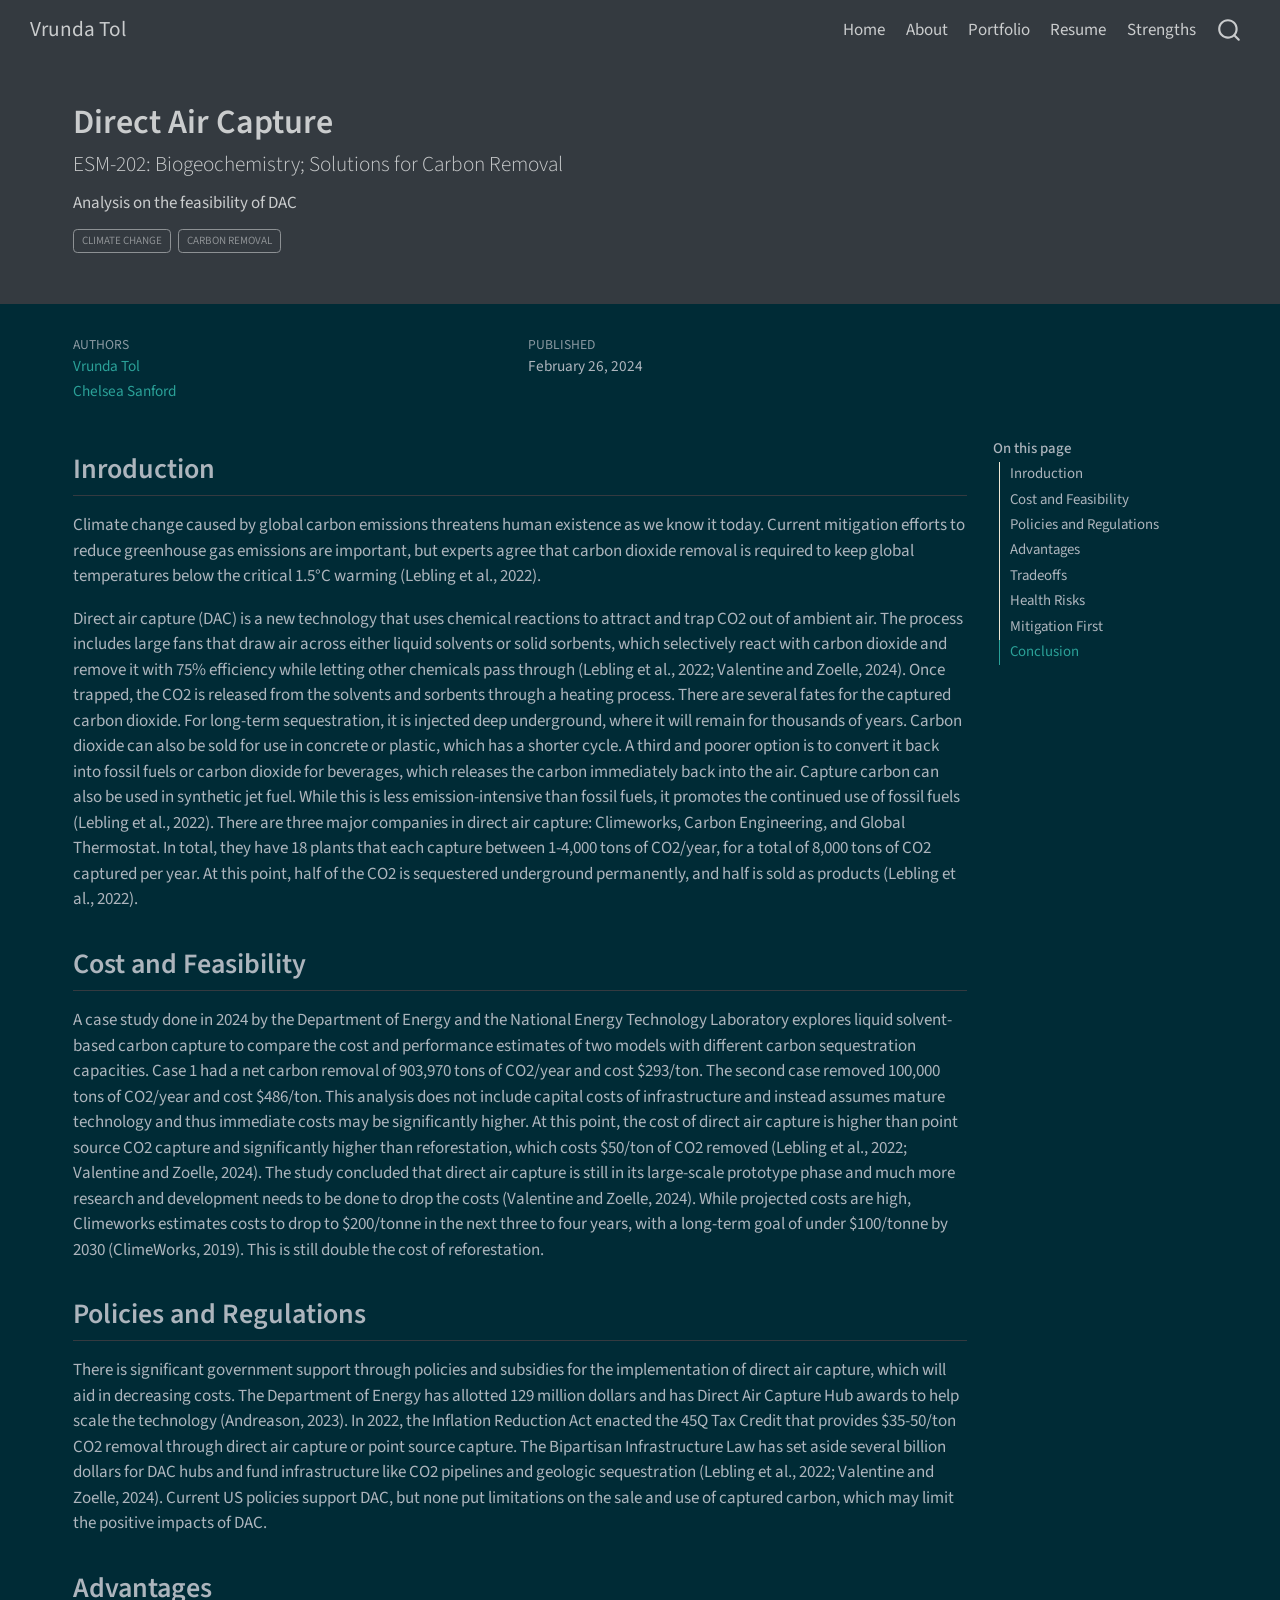
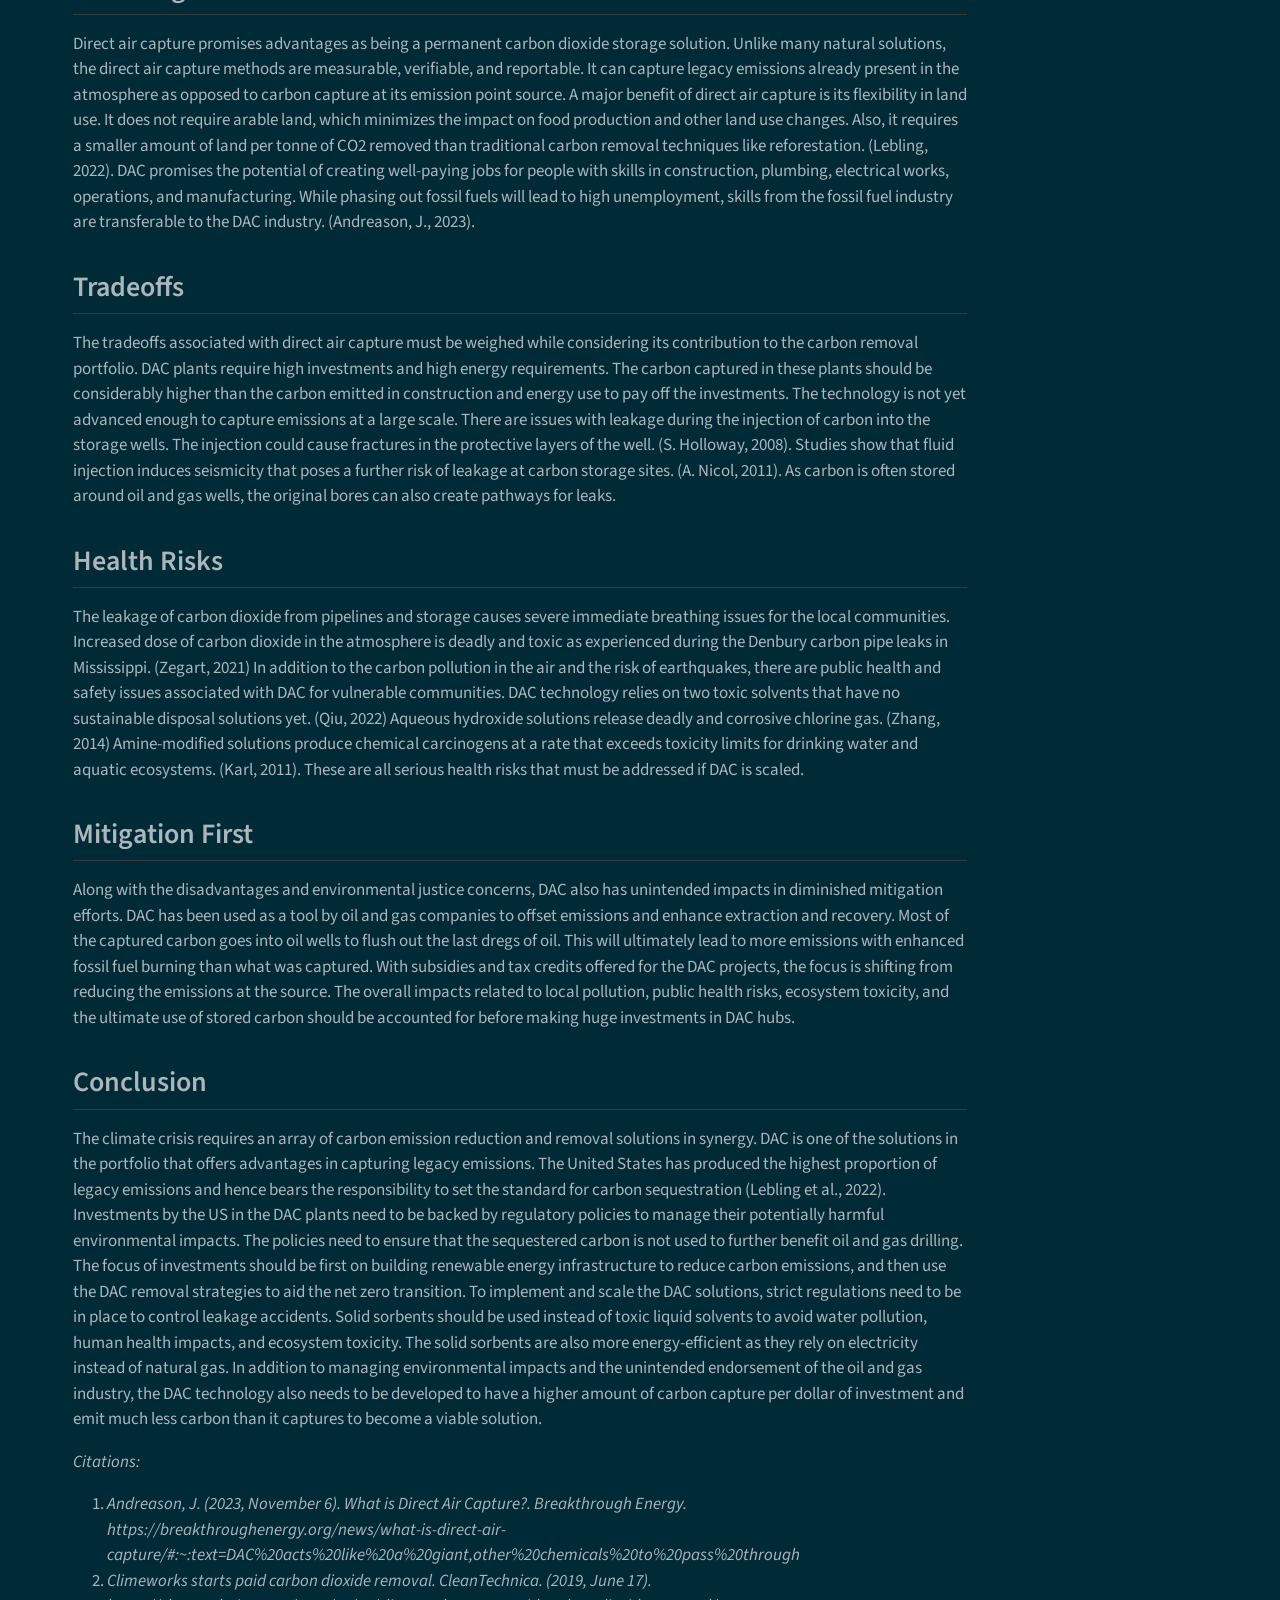
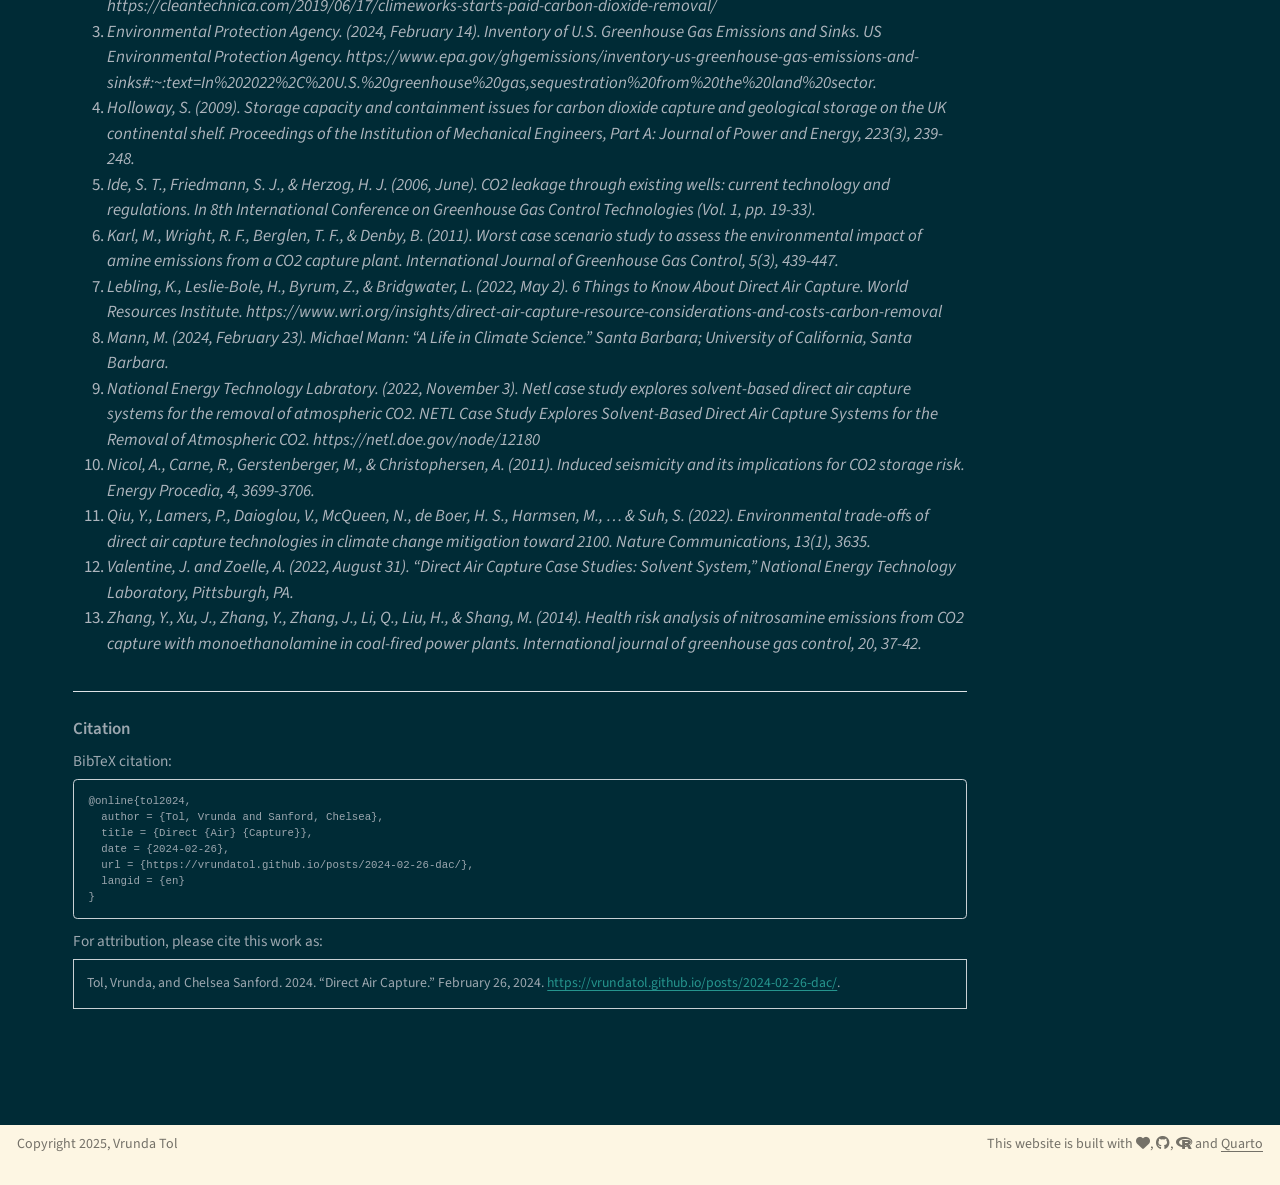
<file: docs/posts/2024-02-26-dac/index.html>
<!DOCTYPE html>
<html xmlns="http://www.w3.org/1999/xhtml" lang="en" xml:lang="en"><head>

<meta charset="utf-8">
<meta name="generator" content="quarto-1.6.40">

<meta name="viewport" content="width=device-width, initial-scale=1.0, user-scalable=yes">

<meta name="author" content="Vrunda Tol">
<meta name="author" content="Chelsea Sanford">
<meta name="dcterms.date" content="2024-02-26">
<meta name="description" content="Analysis on the feasibility of DAC">

<title>Direct Air Capture – Vrunda Tol</title>
<style>
code{white-space: pre-wrap;}
span.smallcaps{font-variant: small-caps;}
div.columns{display: flex; gap: min(4vw, 1.5em);}
div.column{flex: auto; overflow-x: auto;}
div.hanging-indent{margin-left: 1.5em; text-indent: -1.5em;}
ul.task-list{list-style: none;}
ul.task-list li input[type="checkbox"] {
  width: 0.8em;
  margin: 0 0.8em 0.2em -1em; /* quarto-specific, see https://github.com/quarto-dev/quarto-cli/issues/4556 */ 
  vertical-align: middle;
}
</style>


<script src="../../site_libs/quarto-nav/quarto-nav.js"></script>
<script src="../../site_libs/quarto-nav/headroom.min.js"></script>
<script src="../../site_libs/clipboard/clipboard.min.js"></script>
<script src="../../site_libs/quarto-search/autocomplete.umd.js"></script>
<script src="../../site_libs/quarto-search/fuse.min.js"></script>
<script src="../../site_libs/quarto-search/quarto-search.js"></script>
<meta name="quarto:offset" content="../../">
<link href="../../media/favicon.png" rel="icon" type="image/png">
<script src="../../site_libs/quarto-html/quarto.js"></script>
<script src="../../site_libs/quarto-html/popper.min.js"></script>
<script src="../../site_libs/quarto-html/tippy.umd.min.js"></script>
<script src="../../site_libs/quarto-html/anchor.min.js"></script>
<link href="../../site_libs/quarto-html/tippy.css" rel="stylesheet">
<link href="../../site_libs/quarto-html/quarto-syntax-highlighting-dark-8ea72dc5fed832574809a9c94082fbbb.css" rel="stylesheet" id="quarto-text-highlighting-styles">
<script src="../../site_libs/bootstrap/bootstrap.min.js"></script>
<link href="../../site_libs/bootstrap/bootstrap-icons.css" rel="stylesheet">
<link href="../../site_libs/bootstrap/bootstrap-f0d918914268357f3a9cbe6db1f0bfe0.min.css" rel="stylesheet" append-hash="true" id="quarto-bootstrap" data-mode="dark">
<link href="../../site_libs/quarto-contrib/fontawesome6-1.2.0/all.min.css" rel="stylesheet">
<link href="../../site_libs/quarto-contrib/fontawesome6-1.2.0/latex-fontsize.css" rel="stylesheet">
<script id="quarto-search-options" type="application/json">{
  "location": "navbar",
  "copy-button": false,
  "collapse-after": 3,
  "panel-placement": "end",
  "type": "overlay",
  "limit": 50,
  "keyboard-shortcut": [
    "f",
    "/",
    "s"
  ],
  "show-item-context": false,
  "language": {
    "search-no-results-text": "No results",
    "search-matching-documents-text": "matching documents",
    "search-copy-link-title": "Copy link to search",
    "search-hide-matches-text": "Hide additional matches",
    "search-more-match-text": "more match in this document",
    "search-more-matches-text": "more matches in this document",
    "search-clear-button-title": "Clear",
    "search-text-placeholder": "",
    "search-detached-cancel-button-title": "Cancel",
    "search-submit-button-title": "Submit",
    "search-label": "Search"
  }
}</script>


</head>

<body class="nav-fixed">

<div id="quarto-search-results"></div>
  <header id="quarto-header" class="headroom fixed-top quarto-banner">
    <nav class="navbar navbar-expand-lg " data-bs-theme="dark">
      <div class="navbar-container container-fluid">
      <div class="navbar-brand-container mx-auto">
    <a class="navbar-brand" href="../../index.html">
    <span class="navbar-title">Vrunda Tol</span>
    </a>
  </div>
            <div id="quarto-search" class="" title="Search"></div>
          <button class="navbar-toggler" type="button" data-bs-toggle="collapse" data-bs-target="#navbarCollapse" aria-controls="navbarCollapse" role="menu" aria-expanded="false" aria-label="Toggle navigation" onclick="if (window.quartoToggleHeadroom) { window.quartoToggleHeadroom(); }">
  <span class="navbar-toggler-icon"></span>
</button>
          <div class="collapse navbar-collapse" id="navbarCollapse">
            <ul class="navbar-nav navbar-nav-scroll ms-auto">
  <li class="nav-item">
    <a class="nav-link" href="../../index.html"> 
<span class="menu-text">Home</span></a>
  </li>  
  <li class="nav-item">
    <a class="nav-link" href="../../about.html"> 
<span class="menu-text">About</span></a>
  </li>  
  <li class="nav-item">
    <a class="nav-link" href="../../posts.html"> 
<span class="menu-text">Portfolio</span></a>
  </li>  
  <li class="nav-item">
    <a class="nav-link" href="../../media/Tol_Vrunda_Resume.pdf"> 
<span class="menu-text">Resume</span></a>
  </li>  
  <li class="nav-item">
    <a class="nav-link" href="../../media/Tol_Vrunda_SF_TOP_5.pdf"> 
<span class="menu-text">Strengths</span></a>
  </li>  
</ul>
          </div> <!-- /navcollapse -->
            <div class="quarto-navbar-tools">
</div>
      </div> <!-- /container-fluid -->
    </nav>
</header>
<!-- content -->
<header id="title-block-header" class="quarto-title-block default page-columns page-full">
  <div class="quarto-title-banner page-columns page-full">
    <div class="quarto-title column-page-left">
      <h1 class="title">Direct Air Capture</h1>
            <p class="subtitle lead">ESM-202: Biogeochemistry; Solutions for Carbon Removal</p>
                  <div>
        <div class="description">
          Analysis on the feasibility of DAC
        </div>
      </div>
                          <div class="quarto-categories">
                <div class="quarto-category">Climate Change</div>
                <div class="quarto-category">Carbon Removal</div>
              </div>
                  </div>
  </div>
    
  
  <div class="quarto-title-meta column-page-left">

      <div>
      <div class="quarto-title-meta-heading">Authors</div>
      <div class="quarto-title-meta-contents">
               <p><a href="https://vrundatol.github.io/">Vrunda Tol</a> </p>
               <p><a href="https://www.linkedin.com/in/chelseasanford/">Chelsea Sanford</a> </p>
            </div>
    </div>
      
      <div>
      <div class="quarto-title-meta-heading">Published</div>
      <div class="quarto-title-meta-contents">
        <p class="date">February 26, 2024</p>
      </div>
    </div>
    
      
    </div>
    
  
  </header><div id="quarto-content" class="quarto-container page-columns page-rows-contents page-layout-full page-navbar">
<!-- sidebar -->
<!-- margin-sidebar -->
    <div id="quarto-margin-sidebar" class="sidebar margin-sidebar">
        <nav id="TOC" role="doc-toc" class="toc-active">
    <h2 id="toc-title">On this page</h2>
   
  <ul>
  <li><a href="#inroduction" id="toc-inroduction" class="nav-link active" data-scroll-target="#inroduction">Inroduction</a></li>
  <li><a href="#cost-and-feasibility" id="toc-cost-and-feasibility" class="nav-link" data-scroll-target="#cost-and-feasibility">Cost and Feasibility</a></li>
  <li><a href="#policies-and-regulations" id="toc-policies-and-regulations" class="nav-link" data-scroll-target="#policies-and-regulations">Policies and Regulations</a></li>
  <li><a href="#advantages" id="toc-advantages" class="nav-link" data-scroll-target="#advantages">Advantages</a></li>
  <li><a href="#tradeoffs" id="toc-tradeoffs" class="nav-link" data-scroll-target="#tradeoffs">Tradeoffs</a></li>
  <li><a href="#health-risks" id="toc-health-risks" class="nav-link" data-scroll-target="#health-risks">Health Risks</a></li>
  <li><a href="#mitigation-first" id="toc-mitigation-first" class="nav-link" data-scroll-target="#mitigation-first">Mitigation First</a></li>
  <li><a href="#conclusion" id="toc-conclusion" class="nav-link" data-scroll-target="#conclusion">Conclusion</a></li>
  </ul>
</nav>
    </div>
<!-- main -->
<main class="content quarto-banner-title-block column-page-left" id="quarto-document-content">





<section id="inroduction" class="level2">
<h2 class="anchored" data-anchor-id="inroduction">Inroduction</h2>
<p>Climate change caused by global carbon emissions threatens human existence as we know it today. Current mitigation efforts to reduce greenhouse gas emissions are important, but experts agree that carbon dioxide removal is required to keep global temperatures below the critical 1.5°C warming (Lebling et al., 2022).</p>
<p>Direct air capture (DAC) is a new technology that uses chemical reactions to attract and trap CO2 out of ambient air. The process includes large fans that draw air across either liquid solvents or solid sorbents, which selectively react with carbon dioxide and remove it with 75% efficiency while letting other chemicals pass through (Lebling et al., 2022; Valentine and Zoelle, 2024). Once trapped, the CO2 is released from the solvents and sorbents through a heating process. There are several fates for the captured carbon dioxide. For long-term sequestration, it is injected deep underground, where it will remain for thousands of years. Carbon dioxide can also be sold for use in concrete or plastic, which has a shorter cycle. A third and poorer option is to convert it back into fossil fuels or carbon dioxide for beverages, which releases the carbon immediately back into the air. Capture carbon can also be used in synthetic jet fuel. While this is less emission-intensive than fossil fuels, it promotes the continued use of fossil fuels (Lebling et al., 2022). There are three major companies in direct air capture: Climeworks, Carbon Engineering, and Global Thermostat. In total, they have 18 plants that each capture between 1-4,000 tons of CO2/year, for a total of 8,000 tons of CO2 captured per year. At this point, half of the CO2 is sequestered underground permanently, and half is sold as products (Lebling et al., 2022).</p>
</section>
<section id="cost-and-feasibility" class="level2">
<h2 class="anchored" data-anchor-id="cost-and-feasibility">Cost and Feasibility</h2>
<p>A case study done in 2024 by the Department of Energy and the National Energy Technology Laboratory explores liquid solvent-based carbon capture to compare the cost and performance estimates of two models with different carbon sequestration capacities. Case 1 had a net carbon removal of 903,970 tons of CO2/year and cost $293/ton. The second case removed 100,000 tons of CO2/year and cost $486/ton. This analysis does not include capital costs of infrastructure and instead assumes mature technology and thus immediate costs may be significantly higher. At this point, the cost of direct air capture is higher than point source CO2 capture and significantly higher than reforestation, which costs $50/ton of CO2 removed (Lebling et al., 2022; Valentine and Zoelle, 2024). The study concluded that direct air capture is still in its large-scale prototype phase and much more research and development needs to be done to drop the costs (Valentine and Zoelle, 2024). While projected costs are high, Climeworks estimates costs to drop to $200/tonne in the next three to four years, with a long-term goal of under $100/tonne by 2030 (ClimeWorks, 2019). This is still double the cost of reforestation.</p>
</section>
<section id="policies-and-regulations" class="level2">
<h2 class="anchored" data-anchor-id="policies-and-regulations">Policies and Regulations</h2>
<p>There is significant government support through policies and subsidies for the implementation of direct air capture, which will aid in decreasing costs. The Department of Energy has allotted 129 million dollars and has Direct Air Capture Hub awards to help scale the technology (Andreason, 2023). In 2022, the Inflation Reduction Act enacted the 45Q Tax Credit that provides $35-50/ton CO2 removal through direct air capture or point source capture. The Bipartisan Infrastructure Law has set aside several billion dollars for DAC hubs and fund infrastructure like CO2 pipelines and geologic sequestration (Lebling et al., 2022; Valentine and Zoelle, 2024). Current US policies support DAC, but none put limitations on the sale and use of captured carbon, which may limit the positive impacts of DAC.</p>
</section>
<section id="advantages" class="level2">
<h2 class="anchored" data-anchor-id="advantages">Advantages</h2>
<p>Direct air capture promises advantages as being a permanent carbon dioxide storage solution. Unlike many natural solutions, the direct air capture methods are measurable, verifiable, and reportable. It can capture legacy emissions already present in the atmosphere as opposed to carbon capture at its emission point source. A major benefit of direct air capture is its flexibility in land use. It does not require arable land, which minimizes the impact on food production and other land use changes. Also, it requires a smaller amount of land per tonne of CO2 removed than traditional carbon removal techniques like reforestation. (Lebling, 2022). DAC promises the potential of creating well-paying jobs for people with skills in construction, plumbing, electrical works, operations, and manufacturing. While phasing out fossil fuels will lead to high unemployment, skills from the fossil fuel industry are transferable to the DAC industry. (Andreason, J., 2023).</p>
</section>
<section id="tradeoffs" class="level2">
<h2 class="anchored" data-anchor-id="tradeoffs">Tradeoffs</h2>
<p>The tradeoffs associated with direct air capture must be weighed while considering its contribution to the carbon removal portfolio. DAC plants require high investments and high energy requirements. The carbon captured in these plants should be considerably higher than the carbon emitted in construction and energy use to pay off the investments. The technology is not yet advanced enough to capture emissions at a large scale. There are issues with leakage during the injection of carbon into the storage wells. The injection could cause fractures in the protective layers of the well. (S. Holloway, 2008). Studies show that fluid injection induces seismicity that poses a further risk of leakage at carbon storage sites. (A. Nicol, 2011). As carbon is often stored around oil and gas wells, the original bores can also create pathways for leaks.</p>
</section>
<section id="health-risks" class="level2">
<h2 class="anchored" data-anchor-id="health-risks">Health Risks</h2>
<p>The leakage of carbon dioxide from pipelines and storage causes severe immediate breathing issues for the local communities. Increased dose of carbon dioxide in the atmosphere is deadly and toxic as experienced during the Denbury carbon pipe leaks in Mississippi. (Zegart, 2021) In addition to the carbon pollution in the air and the risk of earthquakes, there are public health and safety issues associated with DAC for vulnerable communities. DAC technology relies on two toxic solvents that have no sustainable disposal solutions yet. (Qiu, 2022) Aqueous hydroxide solutions release deadly and corrosive chlorine gas. (Zhang, 2014) Amine-modified solutions produce chemical carcinogens at a rate that exceeds toxicity limits for drinking water and aquatic ecosystems. (Karl, 2011). These are all serious health risks that must be addressed if DAC is scaled.</p>
</section>
<section id="mitigation-first" class="level2">
<h2 class="anchored" data-anchor-id="mitigation-first">Mitigation First</h2>
<p>Along with the disadvantages and environmental justice concerns, DAC also has unintended impacts in diminished mitigation efforts. DAC has been used as a tool by oil and gas companies to offset emissions and enhance extraction and recovery. Most of the captured carbon goes into oil wells to flush out the last dregs of oil. This will ultimately lead to more emissions with enhanced fossil fuel burning than what was captured. With subsidies and tax credits offered for the DAC projects, the focus is shifting from reducing the emissions at the source. The overall impacts related to local pollution, public health risks, ecosystem toxicity, and the ultimate use of stored carbon should be accounted for before making huge investments in DAC hubs.</p>
</section>
<section id="conclusion" class="level2">
<h2 class="anchored" data-anchor-id="conclusion">Conclusion</h2>
<p>The climate crisis requires an array of carbon emission reduction and removal solutions in synergy. DAC is one of the solutions in the portfolio that offers advantages in capturing legacy emissions. The United States has produced the highest proportion of legacy emissions and hence bears the responsibility to set the standard for carbon sequestration (Lebling et al., 2022). Investments by the US in the DAC plants need to be backed by regulatory policies to manage their potentially harmful environmental impacts. The policies need to ensure that the sequestered carbon is not used to further benefit oil and gas drilling. The focus of investments should be first on building renewable energy infrastructure to reduce carbon emissions, and then use the DAC removal strategies to aid the net zero transition. To implement and scale the DAC solutions, strict regulations need to be in place to control leakage accidents. Solid sorbents should be used instead of toxic liquid solvents to avoid water pollution, human health impacts, and ecosystem toxicity. The solid sorbents are also more energy-efficient as they rely on electricity instead of natural gas. In addition to managing environmental impacts and the unintended endorsement of the oil and gas industry, the DAC technology also needs to be developed to have a higher amount of carbon capture per dollar of investment and emit much less carbon than it captures to become a viable solution.</p>
<p><em>Citations:</em></p>
<ol type="1">
<li><em>Andreason, J. (2023, November 6). What is Direct Air Capture?. Breakthrough Energy. https://breakthroughenergy.org/news/what-is-direct-air-capture/#:~:text=DAC%20acts%20like%20a%20giant,other%20chemicals%20to%20pass%20through</em></li>
<li><em>Climeworks starts paid carbon dioxide removal. CleanTechnica. (2019, June 17). https://cleantechnica.com/2019/06/17/climeworks-starts-paid-carbon-dioxide-removal/</em></li>
<li><em>Environmental Protection Agency. (2024, February 14). Inventory of U.S. Greenhouse Gas Emissions and Sinks. US Environmental Protection Agency. https://www.epa.gov/ghgemissions/inventory-us-greenhouse-gas-emissions-and-sinks#:~:text=In%202022%2C%20U.S.%20greenhouse%20gas,sequestration%20from%20the%20land%20sector.</em></li>
<li><em>Holloway, S. (2009). Storage capacity and containment issues for carbon dioxide capture and geological storage on the UK continental shelf. Proceedings of the Institution of Mechanical Engineers, Part A: Journal of Power and Energy, 223(3), 239-248.</em></li>
<li><em>Ide, S. T., Friedmann, S. J., &amp; Herzog, H. J. (2006, June). CO2 leakage through existing wells: current technology and regulations. In 8th International Conference on Greenhouse Gas Control Technologies (Vol. 1, pp.&nbsp;19-33).</em></li>
<li><em>Karl, M., Wright, R. F., Berglen, T. F., &amp; Denby, B. (2011). Worst case scenario study to assess the environmental impact of amine emissions from a CO2 capture plant. International Journal of Greenhouse Gas Control, 5(3), 439-447.</em></li>
<li><em>Lebling, K., Leslie-Bole, H., Byrum, Z., &amp; Bridgwater, L. (2022, May 2). 6 Things to Know About Direct Air Capture. World Resources Institute. https://www.wri.org/insights/direct-air-capture-resource-considerations-and-costs-carbon-removal</em></li>
<li><em>Mann, M. (2024, February 23). Michael Mann: “A Life in Climate Science.” Santa Barbara; University of California, Santa Barbara.</em></li>
<li><em>National Energy Technology Labratory. (2022, November 3). Netl case study explores solvent-based direct air capture systems for the removal of atmospheric CO2. NETL Case Study Explores Solvent-Based Direct Air Capture Systems for the Removal of Atmospheric CO2. https://netl.doe.gov/node/12180</em></li>
<li><em>Nicol, A., Carne, R., Gerstenberger, M., &amp; Christophersen, A. (2011). Induced seismicity and its implications for CO2 storage risk. Energy Procedia, 4, 3699-3706.</em></li>
<li><em>Qiu, Y., Lamers, P., Daioglou, V., McQueen, N., de Boer, H. S., Harmsen, M., … &amp; Suh, S. (2022). Environmental trade-offs of direct air capture technologies in climate change mitigation toward 2100. Nature Communications, 13(1), 3635.</em></li>
<li><em>Valentine, J. and Zoelle, A. (2022, August 31). “Direct Air Capture Case Studies: Solvent System,” National Energy Technology Laboratory, Pittsburgh, PA.</em></li>
<li><em>Zhang, Y., Xu, J., Zhang, Y., Zhang, J., Li, Q., Liu, H., &amp; Shang, M. (2014). Health risk analysis of nitrosamine emissions from CO2 capture with monoethanolamine in coal-fired power plants. International journal of greenhouse gas control, 20, 37-42.</em></li>
</ol>


</section>

<div id="quarto-appendix" class="default"><section class="quarto-appendix-contents" id="quarto-citation"><h2 class="anchored quarto-appendix-heading">Citation</h2><div><div class="quarto-appendix-secondary-label">BibTeX citation:</div><pre class="sourceCode code-with-copy quarto-appendix-bibtex"><code class="sourceCode bibtex">@online{tol2024,
  author = {Tol, Vrunda and Sanford, Chelsea},
  title = {Direct {Air} {Capture}},
  date = {2024-02-26},
  url = {https://vrundatol.github.io/posts/2024-02-26-dac/},
  langid = {en}
}
</code><button title="Copy to Clipboard" class="code-copy-button"><i class="bi"></i></button></pre><div class="quarto-appendix-secondary-label">For attribution, please cite this work as:</div><div id="ref-tol2024" class="csl-entry quarto-appendix-citeas" role="listitem">
Tol, Vrunda, and Chelsea Sanford. 2024. <span>“Direct Air
Capture.”</span> February 26, 2024. <a href="https://vrundatol.github.io/posts/2024-02-26-dac/">https://vrundatol.github.io/posts/2024-02-26-dac/</a>.
</div></div></section></div></main> <!-- /main -->
<script id="quarto-html-after-body" type="application/javascript">
window.document.addEventListener("DOMContentLoaded", function (event) {
  const toggleBodyColorMode = (bsSheetEl) => {
    const mode = bsSheetEl.getAttribute("data-mode");
    const bodyEl = window.document.querySelector("body");
    if (mode === "dark") {
      bodyEl.classList.add("quarto-dark");
      bodyEl.classList.remove("quarto-light");
    } else {
      bodyEl.classList.add("quarto-light");
      bodyEl.classList.remove("quarto-dark");
    }
  }
  const toggleBodyColorPrimary = () => {
    const bsSheetEl = window.document.querySelector("link#quarto-bootstrap");
    if (bsSheetEl) {
      toggleBodyColorMode(bsSheetEl);
    }
  }
  toggleBodyColorPrimary();  
  const icon = "";
  const anchorJS = new window.AnchorJS();
  anchorJS.options = {
    placement: 'right',
    icon: icon
  };
  anchorJS.add('.anchored');
  const isCodeAnnotation = (el) => {
    for (const clz of el.classList) {
      if (clz.startsWith('code-annotation-')) {                     
        return true;
      }
    }
    return false;
  }
  const onCopySuccess = function(e) {
    // button target
    const button = e.trigger;
    // don't keep focus
    button.blur();
    // flash "checked"
    button.classList.add('code-copy-button-checked');
    var currentTitle = button.getAttribute("title");
    button.setAttribute("title", "Copied!");
    let tooltip;
    if (window.bootstrap) {
      button.setAttribute("data-bs-toggle", "tooltip");
      button.setAttribute("data-bs-placement", "left");
      button.setAttribute("data-bs-title", "Copied!");
      tooltip = new bootstrap.Tooltip(button, 
        { trigger: "manual", 
          customClass: "code-copy-button-tooltip",
          offset: [0, -8]});
      tooltip.show();    
    }
    setTimeout(function() {
      if (tooltip) {
        tooltip.hide();
        button.removeAttribute("data-bs-title");
        button.removeAttribute("data-bs-toggle");
        button.removeAttribute("data-bs-placement");
      }
      button.setAttribute("title", currentTitle);
      button.classList.remove('code-copy-button-checked');
    }, 1000);
    // clear code selection
    e.clearSelection();
  }
  const getTextToCopy = function(trigger) {
      const codeEl = trigger.previousElementSibling.cloneNode(true);
      for (const childEl of codeEl.children) {
        if (isCodeAnnotation(childEl)) {
          childEl.remove();
        }
      }
      return codeEl.innerText;
  }
  const clipboard = new window.ClipboardJS('.code-copy-button:not([data-in-quarto-modal])', {
    text: getTextToCopy
  });
  clipboard.on('success', onCopySuccess);
  if (window.document.getElementById('quarto-embedded-source-code-modal')) {
    const clipboardModal = new window.ClipboardJS('.code-copy-button[data-in-quarto-modal]', {
      text: getTextToCopy,
      container: window.document.getElementById('quarto-embedded-source-code-modal')
    });
    clipboardModal.on('success', onCopySuccess);
  }
    var localhostRegex = new RegExp(/^(?:http|https):\/\/localhost\:?[0-9]*\//);
    var mailtoRegex = new RegExp(/^mailto:/);
      var filterRegex = new RegExp('/' + window.location.host + '/');
    var isInternal = (href) => {
        return filterRegex.test(href) || localhostRegex.test(href) || mailtoRegex.test(href);
    }
    // Inspect non-navigation links and adorn them if external
 	var links = window.document.querySelectorAll('a[href]:not(.nav-link):not(.navbar-brand):not(.toc-action):not(.sidebar-link):not(.sidebar-item-toggle):not(.pagination-link):not(.no-external):not([aria-hidden]):not(.dropdown-item):not(.quarto-navigation-tool):not(.about-link)');
    for (var i=0; i<links.length; i++) {
      const link = links[i];
      if (!isInternal(link.href)) {
        // undo the damage that might have been done by quarto-nav.js in the case of
        // links that we want to consider external
        if (link.dataset.originalHref !== undefined) {
          link.href = link.dataset.originalHref;
        }
      }
    }
  function tippyHover(el, contentFn, onTriggerFn, onUntriggerFn) {
    const config = {
      allowHTML: true,
      maxWidth: 500,
      delay: 100,
      arrow: false,
      appendTo: function(el) {
          return el.parentElement;
      },
      interactive: true,
      interactiveBorder: 10,
      theme: 'quarto',
      placement: 'bottom-start',
    };
    if (contentFn) {
      config.content = contentFn;
    }
    if (onTriggerFn) {
      config.onTrigger = onTriggerFn;
    }
    if (onUntriggerFn) {
      config.onUntrigger = onUntriggerFn;
    }
    window.tippy(el, config); 
  }
  const noterefs = window.document.querySelectorAll('a[role="doc-noteref"]');
  for (var i=0; i<noterefs.length; i++) {
    const ref = noterefs[i];
    tippyHover(ref, function() {
      // use id or data attribute instead here
      let href = ref.getAttribute('data-footnote-href') || ref.getAttribute('href');
      try { href = new URL(href).hash; } catch {}
      const id = href.replace(/^#\/?/, "");
      const note = window.document.getElementById(id);
      if (note) {
        return note.innerHTML;
      } else {
        return "";
      }
    });
  }
  const xrefs = window.document.querySelectorAll('a.quarto-xref');
  const processXRef = (id, note) => {
    // Strip column container classes
    const stripColumnClz = (el) => {
      el.classList.remove("page-full", "page-columns");
      if (el.children) {
        for (const child of el.children) {
          stripColumnClz(child);
        }
      }
    }
    stripColumnClz(note)
    if (id === null || id.startsWith('sec-')) {
      // Special case sections, only their first couple elements
      const container = document.createElement("div");
      if (note.children && note.children.length > 2) {
        container.appendChild(note.children[0].cloneNode(true));
        for (let i = 1; i < note.children.length; i++) {
          const child = note.children[i];
          if (child.tagName === "P" && child.innerText === "") {
            continue;
          } else {
            container.appendChild(child.cloneNode(true));
            break;
          }
        }
        if (window.Quarto?.typesetMath) {
          window.Quarto.typesetMath(container);
        }
        return container.innerHTML
      } else {
        if (window.Quarto?.typesetMath) {
          window.Quarto.typesetMath(note);
        }
        return note.innerHTML;
      }
    } else {
      // Remove any anchor links if they are present
      const anchorLink = note.querySelector('a.anchorjs-link');
      if (anchorLink) {
        anchorLink.remove();
      }
      if (window.Quarto?.typesetMath) {
        window.Quarto.typesetMath(note);
      }
      if (note.classList.contains("callout")) {
        return note.outerHTML;
      } else {
        return note.innerHTML;
      }
    }
  }
  for (var i=0; i<xrefs.length; i++) {
    const xref = xrefs[i];
    tippyHover(xref, undefined, function(instance) {
      instance.disable();
      let url = xref.getAttribute('href');
      let hash = undefined; 
      if (url.startsWith('#')) {
        hash = url;
      } else {
        try { hash = new URL(url).hash; } catch {}
      }
      if (hash) {
        const id = hash.replace(/^#\/?/, "");
        const note = window.document.getElementById(id);
        if (note !== null) {
          try {
            const html = processXRef(id, note.cloneNode(true));
            instance.setContent(html);
          } finally {
            instance.enable();
            instance.show();
          }
        } else {
          // See if we can fetch this
          fetch(url.split('#')[0])
          .then(res => res.text())
          .then(html => {
            const parser = new DOMParser();
            const htmlDoc = parser.parseFromString(html, "text/html");
            const note = htmlDoc.getElementById(id);
            if (note !== null) {
              const html = processXRef(id, note);
              instance.setContent(html);
            } 
          }).finally(() => {
            instance.enable();
            instance.show();
          });
        }
      } else {
        // See if we can fetch a full url (with no hash to target)
        // This is a special case and we should probably do some content thinning / targeting
        fetch(url)
        .then(res => res.text())
        .then(html => {
          const parser = new DOMParser();
          const htmlDoc = parser.parseFromString(html, "text/html");
          const note = htmlDoc.querySelector('main.content');
          if (note !== null) {
            // This should only happen for chapter cross references
            // (since there is no id in the URL)
            // remove the first header
            if (note.children.length > 0 && note.children[0].tagName === "HEADER") {
              note.children[0].remove();
            }
            const html = processXRef(null, note);
            instance.setContent(html);
          } 
        }).finally(() => {
          instance.enable();
          instance.show();
        });
      }
    }, function(instance) {
    });
  }
      let selectedAnnoteEl;
      const selectorForAnnotation = ( cell, annotation) => {
        let cellAttr = 'data-code-cell="' + cell + '"';
        let lineAttr = 'data-code-annotation="' +  annotation + '"';
        const selector = 'span[' + cellAttr + '][' + lineAttr + ']';
        return selector;
      }
      const selectCodeLines = (annoteEl) => {
        const doc = window.document;
        const targetCell = annoteEl.getAttribute("data-target-cell");
        const targetAnnotation = annoteEl.getAttribute("data-target-annotation");
        const annoteSpan = window.document.querySelector(selectorForAnnotation(targetCell, targetAnnotation));
        const lines = annoteSpan.getAttribute("data-code-lines").split(",");
        const lineIds = lines.map((line) => {
          return targetCell + "-" + line;
        })
        let top = null;
        let height = null;
        let parent = null;
        if (lineIds.length > 0) {
            //compute the position of the single el (top and bottom and make a div)
            const el = window.document.getElementById(lineIds[0]);
            top = el.offsetTop;
            height = el.offsetHeight;
            parent = el.parentElement.parentElement;
          if (lineIds.length > 1) {
            const lastEl = window.document.getElementById(lineIds[lineIds.length - 1]);
            const bottom = lastEl.offsetTop + lastEl.offsetHeight;
            height = bottom - top;
          }
          if (top !== null && height !== null && parent !== null) {
            // cook up a div (if necessary) and position it 
            let div = window.document.getElementById("code-annotation-line-highlight");
            if (div === null) {
              div = window.document.createElement("div");
              div.setAttribute("id", "code-annotation-line-highlight");
              div.style.position = 'absolute';
              parent.appendChild(div);
            }
            div.style.top = top - 2 + "px";
            div.style.height = height + 4 + "px";
            div.style.left = 0;
            let gutterDiv = window.document.getElementById("code-annotation-line-highlight-gutter");
            if (gutterDiv === null) {
              gutterDiv = window.document.createElement("div");
              gutterDiv.setAttribute("id", "code-annotation-line-highlight-gutter");
              gutterDiv.style.position = 'absolute';
              const codeCell = window.document.getElementById(targetCell);
              const gutter = codeCell.querySelector('.code-annotation-gutter');
              gutter.appendChild(gutterDiv);
            }
            gutterDiv.style.top = top - 2 + "px";
            gutterDiv.style.height = height + 4 + "px";
          }
          selectedAnnoteEl = annoteEl;
        }
      };
      const unselectCodeLines = () => {
        const elementsIds = ["code-annotation-line-highlight", "code-annotation-line-highlight-gutter"];
        elementsIds.forEach((elId) => {
          const div = window.document.getElementById(elId);
          if (div) {
            div.remove();
          }
        });
        selectedAnnoteEl = undefined;
      };
        // Handle positioning of the toggle
    window.addEventListener(
      "resize",
      throttle(() => {
        elRect = undefined;
        if (selectedAnnoteEl) {
          selectCodeLines(selectedAnnoteEl);
        }
      }, 10)
    );
    function throttle(fn, ms) {
    let throttle = false;
    let timer;
      return (...args) => {
        if(!throttle) { // first call gets through
            fn.apply(this, args);
            throttle = true;
        } else { // all the others get throttled
            if(timer) clearTimeout(timer); // cancel #2
            timer = setTimeout(() => {
              fn.apply(this, args);
              timer = throttle = false;
            }, ms);
        }
      };
    }
      // Attach click handler to the DT
      const annoteDls = window.document.querySelectorAll('dt[data-target-cell]');
      for (const annoteDlNode of annoteDls) {
        annoteDlNode.addEventListener('click', (event) => {
          const clickedEl = event.target;
          if (clickedEl !== selectedAnnoteEl) {
            unselectCodeLines();
            const activeEl = window.document.querySelector('dt[data-target-cell].code-annotation-active');
            if (activeEl) {
              activeEl.classList.remove('code-annotation-active');
            }
            selectCodeLines(clickedEl);
            clickedEl.classList.add('code-annotation-active');
          } else {
            // Unselect the line
            unselectCodeLines();
            clickedEl.classList.remove('code-annotation-active');
          }
        });
      }
  const findCites = (el) => {
    const parentEl = el.parentElement;
    if (parentEl) {
      const cites = parentEl.dataset.cites;
      if (cites) {
        return {
          el,
          cites: cites.split(' ')
        };
      } else {
        return findCites(el.parentElement)
      }
    } else {
      return undefined;
    }
  };
  var bibliorefs = window.document.querySelectorAll('a[role="doc-biblioref"]');
  for (var i=0; i<bibliorefs.length; i++) {
    const ref = bibliorefs[i];
    const citeInfo = findCites(ref);
    if (citeInfo) {
      tippyHover(citeInfo.el, function() {
        var popup = window.document.createElement('div');
        citeInfo.cites.forEach(function(cite) {
          var citeDiv = window.document.createElement('div');
          citeDiv.classList.add('hanging-indent');
          citeDiv.classList.add('csl-entry');
          var biblioDiv = window.document.getElementById('ref-' + cite);
          if (biblioDiv) {
            citeDiv.innerHTML = biblioDiv.innerHTML;
          }
          popup.appendChild(citeDiv);
        });
        return popup.innerHTML;
      });
    }
  }
});
</script>
</div> <!-- /content -->
<footer class="footer">
  <div class="nav-footer">
    <div class="nav-footer-left">
<p>Copyright 2025, Vrunda Tol</p>
</div>   
    <div class="nav-footer-center">
      &nbsp;
    </div>
    <div class="nav-footer-right">
<p>This website is built with <i class="fa-solid fa-heart" title="a heart" aria-label="heart"></i>, <a href="https://github.com/samanthacsik/samanthacsik.github.io" target="_blank"><i class="fa-brands fa-github" title="GitHub octocat logo" aria-label="github"></i></a>, <a href="https://www.r-project.org/about.html" target="_blank"><i class="fa-brands fa-r-project" title="R Project" aria-label="r-project"></i></a> and <a href="https://quarto.org/" target="_blank">Quarto</a></p>
</div>
  </div>
</footer>




</body></html>
</file>
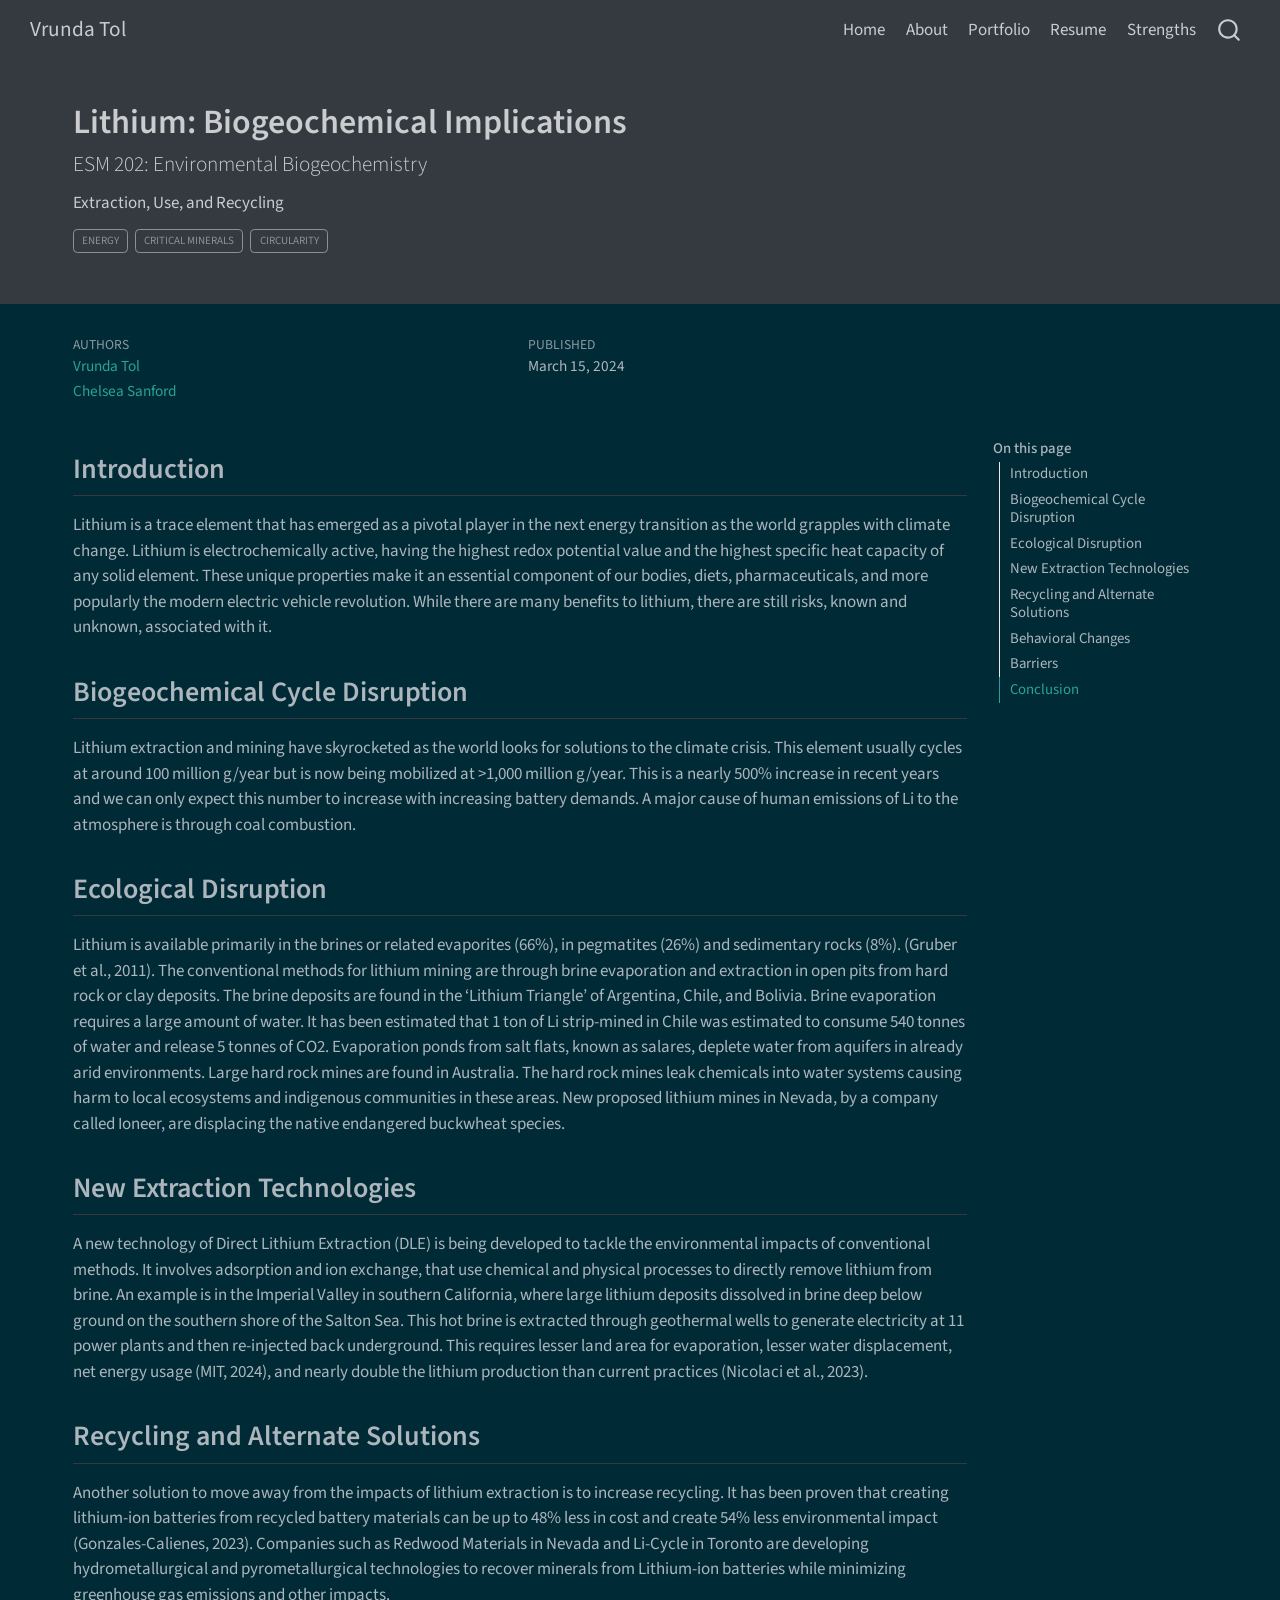
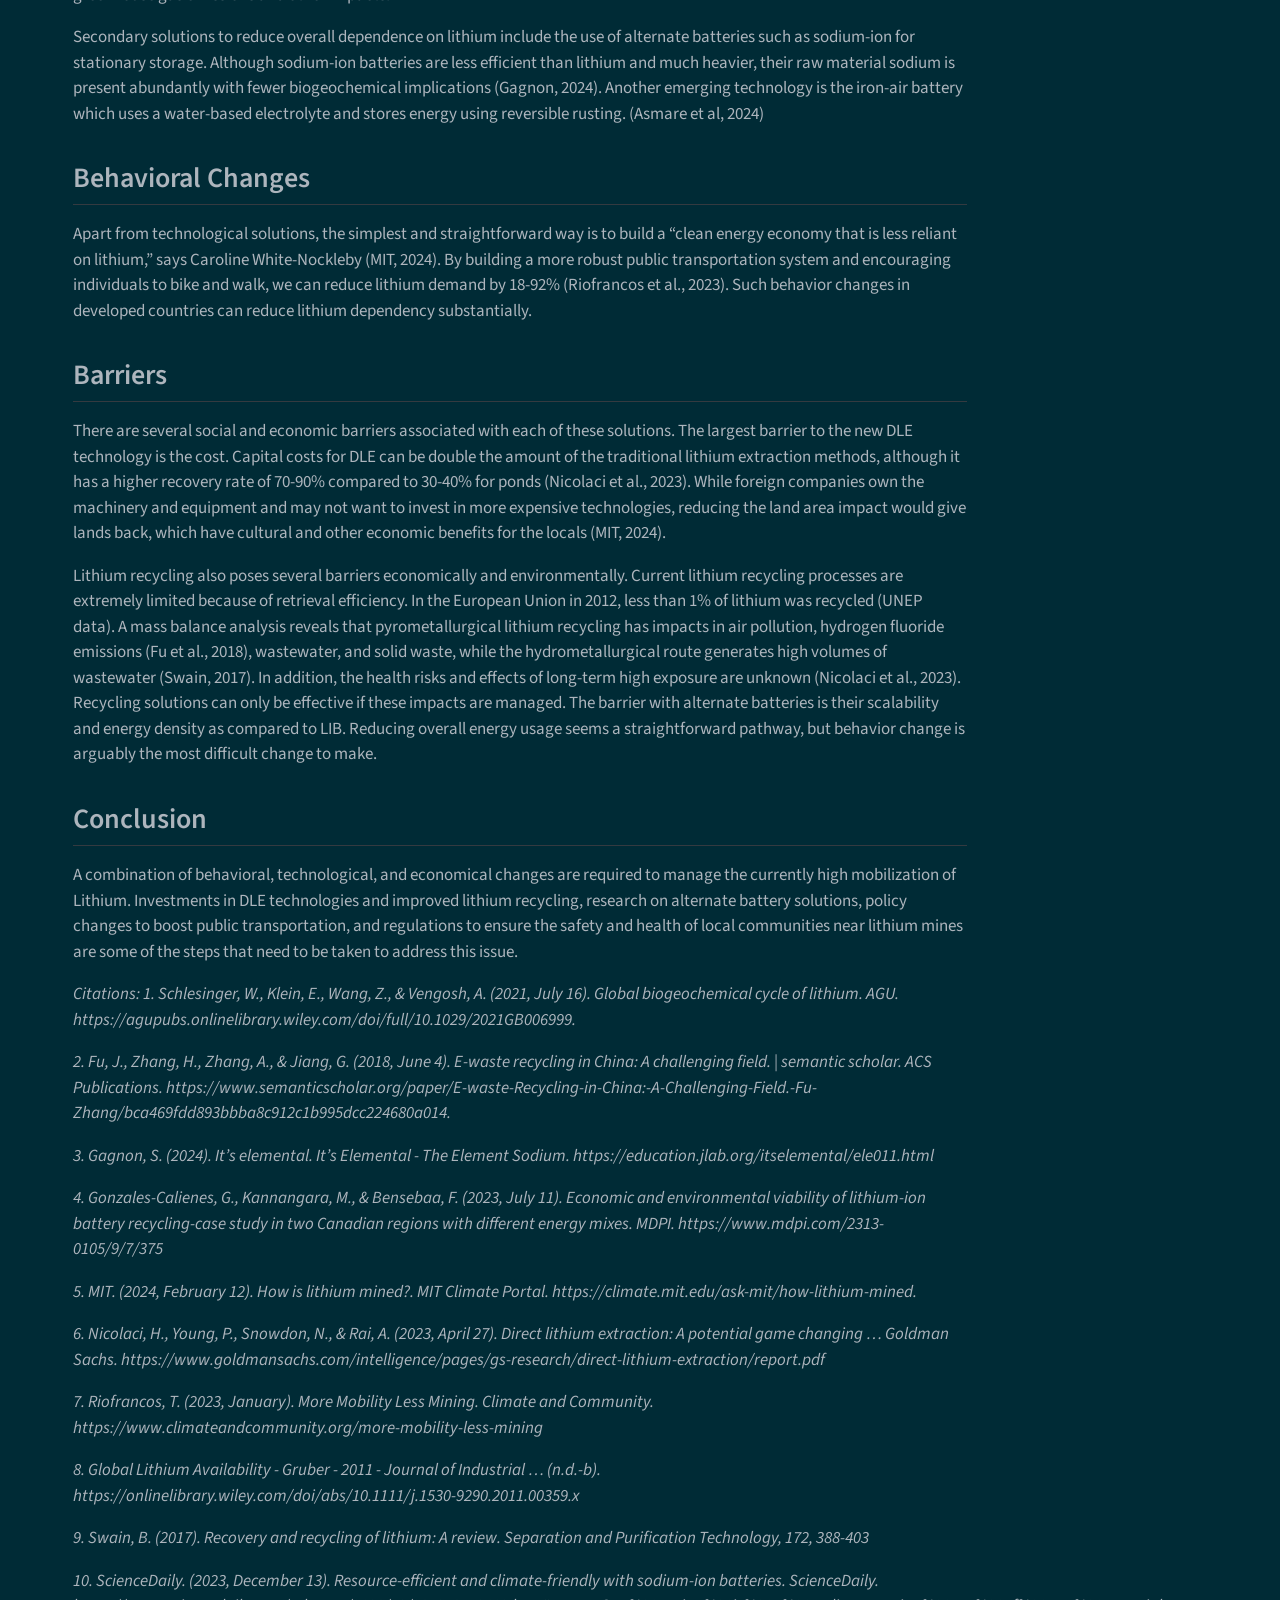
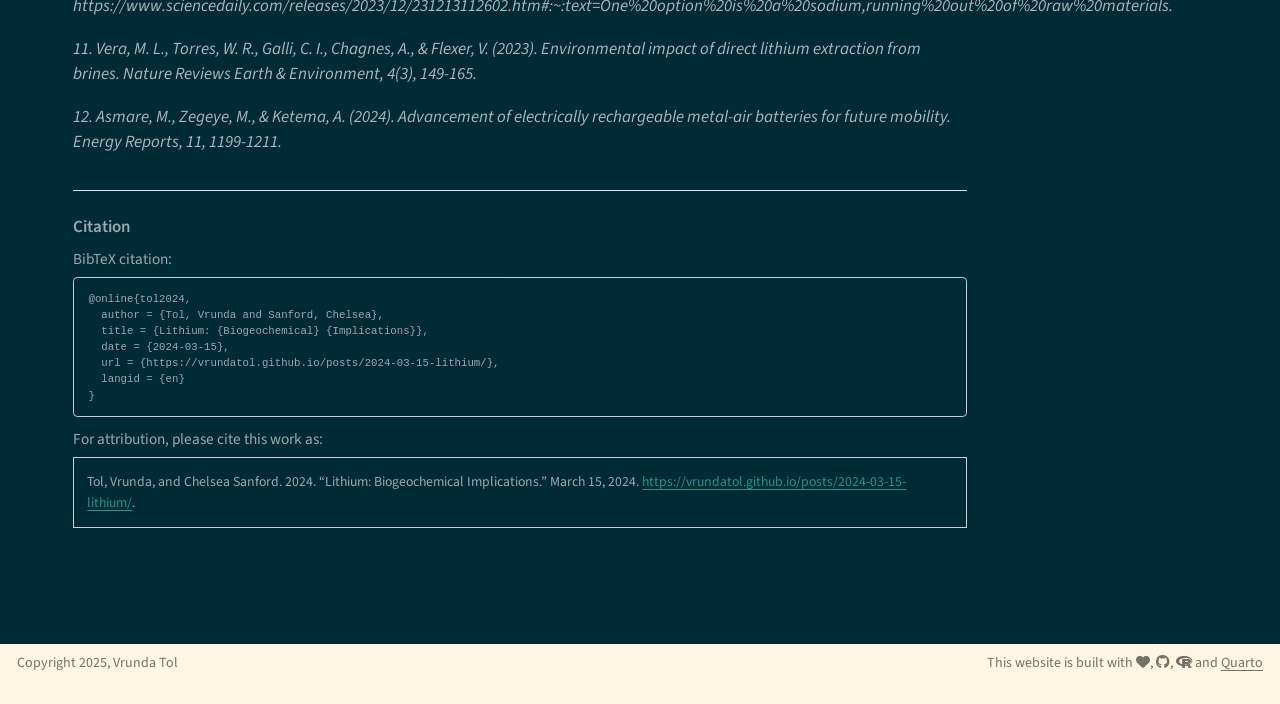
<file: docs/posts/2024-03-15-lithium/index.html>
<!DOCTYPE html>
<html xmlns="http://www.w3.org/1999/xhtml" lang="en" xml:lang="en"><head>

<meta charset="utf-8">
<meta name="generator" content="quarto-1.6.40">

<meta name="viewport" content="width=device-width, initial-scale=1.0, user-scalable=yes">

<meta name="author" content="Vrunda Tol">
<meta name="author" content="Chelsea Sanford">
<meta name="dcterms.date" content="2024-03-15">
<meta name="description" content="Extraction, Use, and Recycling">

<title>Lithium: Biogeochemical Implications – Vrunda Tol</title>
<style>
code{white-space: pre-wrap;}
span.smallcaps{font-variant: small-caps;}
div.columns{display: flex; gap: min(4vw, 1.5em);}
div.column{flex: auto; overflow-x: auto;}
div.hanging-indent{margin-left: 1.5em; text-indent: -1.5em;}
ul.task-list{list-style: none;}
ul.task-list li input[type="checkbox"] {
  width: 0.8em;
  margin: 0 0.8em 0.2em -1em; /* quarto-specific, see https://github.com/quarto-dev/quarto-cli/issues/4556 */ 
  vertical-align: middle;
}
</style>


<script src="../../site_libs/quarto-nav/quarto-nav.js"></script>
<script src="../../site_libs/quarto-nav/headroom.min.js"></script>
<script src="../../site_libs/clipboard/clipboard.min.js"></script>
<script src="../../site_libs/quarto-search/autocomplete.umd.js"></script>
<script src="../../site_libs/quarto-search/fuse.min.js"></script>
<script src="../../site_libs/quarto-search/quarto-search.js"></script>
<meta name="quarto:offset" content="../../">
<link href="../../media/favicon.png" rel="icon" type="image/png">
<script src="../../site_libs/quarto-html/quarto.js"></script>
<script src="../../site_libs/quarto-html/popper.min.js"></script>
<script src="../../site_libs/quarto-html/tippy.umd.min.js"></script>
<script src="../../site_libs/quarto-html/anchor.min.js"></script>
<link href="../../site_libs/quarto-html/tippy.css" rel="stylesheet">
<link href="../../site_libs/quarto-html/quarto-syntax-highlighting-dark-8ea72dc5fed832574809a9c94082fbbb.css" rel="stylesheet" id="quarto-text-highlighting-styles">
<script src="../../site_libs/bootstrap/bootstrap.min.js"></script>
<link href="../../site_libs/bootstrap/bootstrap-icons.css" rel="stylesheet">
<link href="../../site_libs/bootstrap/bootstrap-f0d918914268357f3a9cbe6db1f0bfe0.min.css" rel="stylesheet" append-hash="true" id="quarto-bootstrap" data-mode="dark">
<link href="../../site_libs/quarto-contrib/fontawesome6-1.2.0/all.min.css" rel="stylesheet">
<link href="../../site_libs/quarto-contrib/fontawesome6-1.2.0/latex-fontsize.css" rel="stylesheet">
<script id="quarto-search-options" type="application/json">{
  "location": "navbar",
  "copy-button": false,
  "collapse-after": 3,
  "panel-placement": "end",
  "type": "overlay",
  "limit": 50,
  "keyboard-shortcut": [
    "f",
    "/",
    "s"
  ],
  "show-item-context": false,
  "language": {
    "search-no-results-text": "No results",
    "search-matching-documents-text": "matching documents",
    "search-copy-link-title": "Copy link to search",
    "search-hide-matches-text": "Hide additional matches",
    "search-more-match-text": "more match in this document",
    "search-more-matches-text": "more matches in this document",
    "search-clear-button-title": "Clear",
    "search-text-placeholder": "",
    "search-detached-cancel-button-title": "Cancel",
    "search-submit-button-title": "Submit",
    "search-label": "Search"
  }
}</script>


</head>

<body class="nav-fixed">

<div id="quarto-search-results"></div>
  <header id="quarto-header" class="headroom fixed-top quarto-banner">
    <nav class="navbar navbar-expand-lg " data-bs-theme="dark">
      <div class="navbar-container container-fluid">
      <div class="navbar-brand-container mx-auto">
    <a class="navbar-brand" href="../../index.html">
    <span class="navbar-title">Vrunda Tol</span>
    </a>
  </div>
            <div id="quarto-search" class="" title="Search"></div>
          <button class="navbar-toggler" type="button" data-bs-toggle="collapse" data-bs-target="#navbarCollapse" aria-controls="navbarCollapse" role="menu" aria-expanded="false" aria-label="Toggle navigation" onclick="if (window.quartoToggleHeadroom) { window.quartoToggleHeadroom(); }">
  <span class="navbar-toggler-icon"></span>
</button>
          <div class="collapse navbar-collapse" id="navbarCollapse">
            <ul class="navbar-nav navbar-nav-scroll ms-auto">
  <li class="nav-item">
    <a class="nav-link" href="../../index.html"> 
<span class="menu-text">Home</span></a>
  </li>  
  <li class="nav-item">
    <a class="nav-link" href="../../about.html"> 
<span class="menu-text">About</span></a>
  </li>  
  <li class="nav-item">
    <a class="nav-link" href="../../posts.html"> 
<span class="menu-text">Portfolio</span></a>
  </li>  
  <li class="nav-item">
    <a class="nav-link" href="../../media/Tol_Vrunda_Resume.pdf"> 
<span class="menu-text">Resume</span></a>
  </li>  
  <li class="nav-item">
    <a class="nav-link" href="../../media/Tol_Vrunda_SF_TOP_5.pdf"> 
<span class="menu-text">Strengths</span></a>
  </li>  
</ul>
          </div> <!-- /navcollapse -->
            <div class="quarto-navbar-tools">
</div>
      </div> <!-- /container-fluid -->
    </nav>
</header>
<!-- content -->
<header id="title-block-header" class="quarto-title-block default page-columns page-full">
  <div class="quarto-title-banner page-columns page-full">
    <div class="quarto-title column-page-left">
      <h1 class="title">Lithium: Biogeochemical Implications</h1>
            <p class="subtitle lead">ESM 202: Environmental Biogeochemistry</p>
                  <div>
        <div class="description">
          Extraction, Use, and Recycling
        </div>
      </div>
                          <div class="quarto-categories">
                <div class="quarto-category">Energy</div>
                <div class="quarto-category">Critical Minerals</div>
                <div class="quarto-category">Circularity</div>
              </div>
                  </div>
  </div>
    
  
  <div class="quarto-title-meta column-page-left">

      <div>
      <div class="quarto-title-meta-heading">Authors</div>
      <div class="quarto-title-meta-contents">
               <p><a href="https://vrundatol.github.io/">Vrunda Tol</a> </p>
               <p><a href="https://www.linkedin.com/in/chelseasanford/">Chelsea Sanford</a> </p>
            </div>
    </div>
      
      <div>
      <div class="quarto-title-meta-heading">Published</div>
      <div class="quarto-title-meta-contents">
        <p class="date">March 15, 2024</p>
      </div>
    </div>
    
      
    </div>
    
  
  </header><div id="quarto-content" class="quarto-container page-columns page-rows-contents page-layout-full page-navbar">
<!-- sidebar -->
<!-- margin-sidebar -->
    <div id="quarto-margin-sidebar" class="sidebar margin-sidebar">
        <nav id="TOC" role="doc-toc" class="toc-active">
    <h2 id="toc-title">On this page</h2>
   
  <ul>
  <li><a href="#introduction" id="toc-introduction" class="nav-link active" data-scroll-target="#introduction">Introduction</a></li>
  <li><a href="#biogeochemical-cycle-disruption" id="toc-biogeochemical-cycle-disruption" class="nav-link" data-scroll-target="#biogeochemical-cycle-disruption">Biogeochemical Cycle Disruption</a></li>
  <li><a href="#ecological-disruption" id="toc-ecological-disruption" class="nav-link" data-scroll-target="#ecological-disruption">Ecological Disruption</a></li>
  <li><a href="#new-extraction-technologies" id="toc-new-extraction-technologies" class="nav-link" data-scroll-target="#new-extraction-technologies">New Extraction Technologies</a></li>
  <li><a href="#recycling-and-alternate-solutions" id="toc-recycling-and-alternate-solutions" class="nav-link" data-scroll-target="#recycling-and-alternate-solutions">Recycling and Alternate Solutions</a></li>
  <li><a href="#behavioral-changes" id="toc-behavioral-changes" class="nav-link" data-scroll-target="#behavioral-changes">Behavioral Changes</a></li>
  <li><a href="#barriers" id="toc-barriers" class="nav-link" data-scroll-target="#barriers">Barriers</a></li>
  <li><a href="#conclusion" id="toc-conclusion" class="nav-link" data-scroll-target="#conclusion">Conclusion</a></li>
  </ul>
</nav>
    </div>
<!-- main -->
<main class="content quarto-banner-title-block column-page-left" id="quarto-document-content">





<section id="introduction" class="level2">
<h2 class="anchored" data-anchor-id="introduction">Introduction</h2>
<p>Lithium is a trace element that has emerged as a pivotal player in the next energy transition as the world grapples with climate change. Lithium is electrochemically active, having the highest redox potential value and the highest specific heat capacity of any solid element. These unique properties make it an essential component of our bodies, diets, pharmaceuticals, and more popularly the modern electric vehicle revolution. While there are many benefits to lithium, there are still risks, known and unknown, associated with it.</p>
</section>
<section id="biogeochemical-cycle-disruption" class="level2">
<h2 class="anchored" data-anchor-id="biogeochemical-cycle-disruption">Biogeochemical Cycle Disruption</h2>
<p>Lithium extraction and mining have skyrocketed as the world looks for solutions to the climate crisis. This element usually cycles at around 100 million g/year but is now being mobilized at &gt;1,000 million g/year. This is a nearly 500% increase in recent years and we can only expect this number to increase with increasing battery demands. A major cause of human emissions of Li to the atmosphere is through coal combustion.</p>
</section>
<section id="ecological-disruption" class="level2">
<h2 class="anchored" data-anchor-id="ecological-disruption">Ecological Disruption</h2>
<p>Lithium is available primarily in the brines or related evaporites (66%), in pegmatites (26%) and sedimentary rocks (8%). (Gruber et al., 2011). The conventional methods for lithium mining are through brine evaporation and extraction in open pits from hard rock or clay deposits. The brine deposits are found in the ‘Lithium Triangle’ of Argentina, Chile, and Bolivia. Brine evaporation requires a large amount of water. It has been estimated that 1 ton of Li strip-mined in Chile was estimated to consume 540 tonnes of water and release 5 tonnes of CO2. Evaporation ponds from salt flats, known as salares, deplete water from aquifers in already arid environments. Large hard rock mines are found in Australia. The hard rock mines leak chemicals into water systems causing harm to local ecosystems and indigenous communities in these areas. New proposed lithium mines in Nevada, by a company called Ioneer, are displacing the native endangered buckwheat species.</p>
</section>
<section id="new-extraction-technologies" class="level2">
<h2 class="anchored" data-anchor-id="new-extraction-technologies">New Extraction Technologies</h2>
<p>A new technology of Direct Lithium Extraction (DLE) is being developed to tackle the environmental impacts of conventional methods. It involves adsorption and ion exchange, that use chemical and physical processes to directly remove lithium from brine. An example is in the Imperial Valley in southern California, where large lithium deposits dissolved in brine deep below ground on the southern shore of the Salton Sea. This hot brine is extracted through geothermal wells to generate electricity at 11 power plants and then re-injected back underground. This requires lesser land area for evaporation, lesser water displacement, net energy usage (MIT, 2024), and nearly double the lithium production than current practices (Nicolaci et al., 2023).</p>
</section>
<section id="recycling-and-alternate-solutions" class="level2">
<h2 class="anchored" data-anchor-id="recycling-and-alternate-solutions">Recycling and Alternate Solutions</h2>
<p>Another solution to move away from the impacts of lithium extraction is to increase recycling. It has been proven that creating lithium-ion batteries from recycled battery materials can be up to 48% less in cost and create 54% less environmental impact (Gonzales-Calienes, 2023). Companies such as Redwood Materials in Nevada and Li-Cycle in Toronto are developing hydrometallurgical and pyrometallurgical technologies to recover minerals from Lithium-ion batteries while minimizing greenhouse gas emissions and other impacts.</p>
<p>Secondary solutions to reduce overall dependence on lithium include the use of alternate batteries such as sodium-ion for stationary storage. Although sodium-ion batteries are less efficient than lithium and much heavier, their raw material sodium is present abundantly with fewer biogeochemical implications (Gagnon, 2024). Another emerging technology is the iron-air battery which uses a water-based electrolyte and stores energy using reversible rusting. (Asmare et al, 2024)</p>
</section>
<section id="behavioral-changes" class="level2">
<h2 class="anchored" data-anchor-id="behavioral-changes">Behavioral Changes</h2>
<p>Apart from technological solutions, the simplest and straightforward way is to build a “clean energy economy that is less reliant on lithium,” says Caroline White-Nockleby (MIT, 2024). By building a more robust public transportation system and encouraging individuals to bike and walk, we can reduce lithium demand by 18-92% (Riofrancos et al., 2023). Such behavior changes in developed countries can reduce lithium dependency substantially.</p>
</section>
<section id="barriers" class="level2">
<h2 class="anchored" data-anchor-id="barriers">Barriers</h2>
<p>There are several social and economic barriers associated with each of these solutions. The largest barrier to the new DLE technology is the cost. Capital costs for DLE can be double the amount of the traditional lithium extraction methods, although it has a higher recovery rate of 70-90% compared to 30-40% for ponds (Nicolaci et al., 2023). While foreign companies own the machinery and equipment and may not want to invest in more expensive technologies, reducing the land area impact would give lands back, which have cultural and other economic benefits for the locals (MIT, 2024).</p>
<p>Lithium recycling also poses several barriers economically and environmentally. Current lithium recycling processes are extremely limited because of retrieval efficiency. In the European Union in 2012, less than 1% of lithium was recycled (UNEP data). A mass balance analysis reveals that pyrometallurgical lithium recycling has impacts in air pollution, hydrogen fluoride emissions (Fu et al., 2018), wastewater, and solid waste, while the hydrometallurgical route generates high volumes of wastewater (Swain, 2017). In addition, the health risks and effects of long-term high exposure are unknown (Nicolaci et al., 2023). Recycling solutions can only be effective if these impacts are managed. The barrier with alternate batteries is their scalability and energy density as compared to LIB. Reducing overall energy usage seems a straightforward pathway, but behavior change is arguably the most difficult change to make.</p>
</section>
<section id="conclusion" class="level2">
<h2 class="anchored" data-anchor-id="conclusion">Conclusion</h2>
<p>A combination of behavioral, technological, and economical changes are required to manage the currently high mobilization of Lithium. Investments in DLE technologies and improved lithium recycling, research on alternate battery solutions, policy changes to boost public transportation, and regulations to ensure the safety and health of local communities near lithium mines are some of the steps that need to be taken to address this issue.</p>
<p><em>Citations: 1. Schlesinger, W., Klein, E., Wang, Z., &amp; Vengosh, A. (2021, July 16). Global biogeochemical cycle of lithium. AGU. https://agupubs.onlinelibrary.wiley.com/doi/full/10.1029/2021GB006999.</em></p>
<p><em>2. Fu, J., Zhang, H., Zhang, A., &amp; Jiang, G. (2018, June 4). E-waste recycling in China: A challenging field. | semantic scholar. ACS Publications. https://www.semanticscholar.org/paper/E-waste-Recycling-in-China:-A-Challenging-Field.-Fu-Zhang/bca469fdd893bbba8c912c1b995dcc224680a014.</em></p>
<p><em>3. Gagnon, S. (2024). It’s elemental. It’s Elemental - The Element Sodium. https://education.jlab.org/itselemental/ele011.html</em></p>
<p><em>4. Gonzales-Calienes, G., Kannangara, M., &amp; Bensebaa, F. (2023, July 11). Economic and environmental viability of lithium-ion battery recycling-case study in two Canadian regions with different energy mixes. MDPI. https://www.mdpi.com/2313-0105/9/7/375</em></p>
<p><em>5. MIT. (2024, February 12). How is lithium mined?. MIT Climate Portal. https://climate.mit.edu/ask-mit/how-lithium-mined.</em></p>
<p><em>6. Nicolaci, H., Young, P., Snowdon, N., &amp; Rai, A. (2023, April 27). Direct lithium extraction: A potential game changing … Goldman Sachs. https://www.goldmansachs.com/intelligence/pages/gs-research/direct-lithium-extraction/report.pdf</em></p>
<p><em>7. Riofrancos, T. (2023, January). More Mobility Less Mining. Climate and Community. https://www.climateandcommunity.org/more-mobility-less-mining</em></p>
<p><em>8. Global Lithium Availability - Gruber - 2011 - Journal of Industrial … (n.d.-b). https://onlinelibrary.wiley.com/doi/abs/10.1111/j.1530-9290.2011.00359.x</em></p>
<p><em>9. Swain, B. (2017). Recovery and recycling of lithium: A review. Separation and Purification Technology, 172, 388-403</em></p>
<p><em>10. ScienceDaily. (2023, December 13). Resource-efficient and climate-friendly with sodium-ion batteries. ScienceDaily. https://www.sciencedaily.com/releases/2023/12/231213112602.htm#:~:text=One%20option%20is%20a%20sodium,running%20out%20of%20raw%20materials.</em></p>
<p><em>11. Vera, M. L., Torres, W. R., Galli, C. I., Chagnes, A., &amp; Flexer, V. (2023). Environmental impact of direct lithium extraction from brines. Nature Reviews Earth &amp; Environment, 4(3), 149-165.</em></p>
<p><em>12. Asmare, M., Zegeye, M., &amp; Ketema, A. (2024). Advancement of electrically rechargeable metal-air batteries for future mobility. Energy Reports, 11, 1199-1211.</em></p>


</section>

<div id="quarto-appendix" class="default"><section class="quarto-appendix-contents" id="quarto-citation"><h2 class="anchored quarto-appendix-heading">Citation</h2><div><div class="quarto-appendix-secondary-label">BibTeX citation:</div><pre class="sourceCode code-with-copy quarto-appendix-bibtex"><code class="sourceCode bibtex">@online{tol2024,
  author = {Tol, Vrunda and Sanford, Chelsea},
  title = {Lithium: {Biogeochemical} {Implications}},
  date = {2024-03-15},
  url = {https://vrundatol.github.io/posts/2024-03-15-lithium/},
  langid = {en}
}
</code><button title="Copy to Clipboard" class="code-copy-button"><i class="bi"></i></button></pre><div class="quarto-appendix-secondary-label">For attribution, please cite this work as:</div><div id="ref-tol2024" class="csl-entry quarto-appendix-citeas" role="listitem">
Tol, Vrunda, and Chelsea Sanford. 2024. <span>“Lithium: Biogeochemical
Implications.”</span> March 15, 2024. <a href="https://vrundatol.github.io/posts/2024-03-15-lithium/">https://vrundatol.github.io/posts/2024-03-15-lithium/</a>.
</div></div></section></div></main> <!-- /main -->
<script id="quarto-html-after-body" type="application/javascript">
window.document.addEventListener("DOMContentLoaded", function (event) {
  const toggleBodyColorMode = (bsSheetEl) => {
    const mode = bsSheetEl.getAttribute("data-mode");
    const bodyEl = window.document.querySelector("body");
    if (mode === "dark") {
      bodyEl.classList.add("quarto-dark");
      bodyEl.classList.remove("quarto-light");
    } else {
      bodyEl.classList.add("quarto-light");
      bodyEl.classList.remove("quarto-dark");
    }
  }
  const toggleBodyColorPrimary = () => {
    const bsSheetEl = window.document.querySelector("link#quarto-bootstrap");
    if (bsSheetEl) {
      toggleBodyColorMode(bsSheetEl);
    }
  }
  toggleBodyColorPrimary();  
  const icon = "";
  const anchorJS = new window.AnchorJS();
  anchorJS.options = {
    placement: 'right',
    icon: icon
  };
  anchorJS.add('.anchored');
  const isCodeAnnotation = (el) => {
    for (const clz of el.classList) {
      if (clz.startsWith('code-annotation-')) {                     
        return true;
      }
    }
    return false;
  }
  const onCopySuccess = function(e) {
    // button target
    const button = e.trigger;
    // don't keep focus
    button.blur();
    // flash "checked"
    button.classList.add('code-copy-button-checked');
    var currentTitle = button.getAttribute("title");
    button.setAttribute("title", "Copied!");
    let tooltip;
    if (window.bootstrap) {
      button.setAttribute("data-bs-toggle", "tooltip");
      button.setAttribute("data-bs-placement", "left");
      button.setAttribute("data-bs-title", "Copied!");
      tooltip = new bootstrap.Tooltip(button, 
        { trigger: "manual", 
          customClass: "code-copy-button-tooltip",
          offset: [0, -8]});
      tooltip.show();    
    }
    setTimeout(function() {
      if (tooltip) {
        tooltip.hide();
        button.removeAttribute("data-bs-title");
        button.removeAttribute("data-bs-toggle");
        button.removeAttribute("data-bs-placement");
      }
      button.setAttribute("title", currentTitle);
      button.classList.remove('code-copy-button-checked');
    }, 1000);
    // clear code selection
    e.clearSelection();
  }
  const getTextToCopy = function(trigger) {
      const codeEl = trigger.previousElementSibling.cloneNode(true);
      for (const childEl of codeEl.children) {
        if (isCodeAnnotation(childEl)) {
          childEl.remove();
        }
      }
      return codeEl.innerText;
  }
  const clipboard = new window.ClipboardJS('.code-copy-button:not([data-in-quarto-modal])', {
    text: getTextToCopy
  });
  clipboard.on('success', onCopySuccess);
  if (window.document.getElementById('quarto-embedded-source-code-modal')) {
    const clipboardModal = new window.ClipboardJS('.code-copy-button[data-in-quarto-modal]', {
      text: getTextToCopy,
      container: window.document.getElementById('quarto-embedded-source-code-modal')
    });
    clipboardModal.on('success', onCopySuccess);
  }
    var localhostRegex = new RegExp(/^(?:http|https):\/\/localhost\:?[0-9]*\//);
    var mailtoRegex = new RegExp(/^mailto:/);
      var filterRegex = new RegExp('/' + window.location.host + '/');
    var isInternal = (href) => {
        return filterRegex.test(href) || localhostRegex.test(href) || mailtoRegex.test(href);
    }
    // Inspect non-navigation links and adorn them if external
 	var links = window.document.querySelectorAll('a[href]:not(.nav-link):not(.navbar-brand):not(.toc-action):not(.sidebar-link):not(.sidebar-item-toggle):not(.pagination-link):not(.no-external):not([aria-hidden]):not(.dropdown-item):not(.quarto-navigation-tool):not(.about-link)');
    for (var i=0; i<links.length; i++) {
      const link = links[i];
      if (!isInternal(link.href)) {
        // undo the damage that might have been done by quarto-nav.js in the case of
        // links that we want to consider external
        if (link.dataset.originalHref !== undefined) {
          link.href = link.dataset.originalHref;
        }
      }
    }
  function tippyHover(el, contentFn, onTriggerFn, onUntriggerFn) {
    const config = {
      allowHTML: true,
      maxWidth: 500,
      delay: 100,
      arrow: false,
      appendTo: function(el) {
          return el.parentElement;
      },
      interactive: true,
      interactiveBorder: 10,
      theme: 'quarto',
      placement: 'bottom-start',
    };
    if (contentFn) {
      config.content = contentFn;
    }
    if (onTriggerFn) {
      config.onTrigger = onTriggerFn;
    }
    if (onUntriggerFn) {
      config.onUntrigger = onUntriggerFn;
    }
    window.tippy(el, config); 
  }
  const noterefs = window.document.querySelectorAll('a[role="doc-noteref"]');
  for (var i=0; i<noterefs.length; i++) {
    const ref = noterefs[i];
    tippyHover(ref, function() {
      // use id or data attribute instead here
      let href = ref.getAttribute('data-footnote-href') || ref.getAttribute('href');
      try { href = new URL(href).hash; } catch {}
      const id = href.replace(/^#\/?/, "");
      const note = window.document.getElementById(id);
      if (note) {
        return note.innerHTML;
      } else {
        return "";
      }
    });
  }
  const xrefs = window.document.querySelectorAll('a.quarto-xref');
  const processXRef = (id, note) => {
    // Strip column container classes
    const stripColumnClz = (el) => {
      el.classList.remove("page-full", "page-columns");
      if (el.children) {
        for (const child of el.children) {
          stripColumnClz(child);
        }
      }
    }
    stripColumnClz(note)
    if (id === null || id.startsWith('sec-')) {
      // Special case sections, only their first couple elements
      const container = document.createElement("div");
      if (note.children && note.children.length > 2) {
        container.appendChild(note.children[0].cloneNode(true));
        for (let i = 1; i < note.children.length; i++) {
          const child = note.children[i];
          if (child.tagName === "P" && child.innerText === "") {
            continue;
          } else {
            container.appendChild(child.cloneNode(true));
            break;
          }
        }
        if (window.Quarto?.typesetMath) {
          window.Quarto.typesetMath(container);
        }
        return container.innerHTML
      } else {
        if (window.Quarto?.typesetMath) {
          window.Quarto.typesetMath(note);
        }
        return note.innerHTML;
      }
    } else {
      // Remove any anchor links if they are present
      const anchorLink = note.querySelector('a.anchorjs-link');
      if (anchorLink) {
        anchorLink.remove();
      }
      if (window.Quarto?.typesetMath) {
        window.Quarto.typesetMath(note);
      }
      if (note.classList.contains("callout")) {
        return note.outerHTML;
      } else {
        return note.innerHTML;
      }
    }
  }
  for (var i=0; i<xrefs.length; i++) {
    const xref = xrefs[i];
    tippyHover(xref, undefined, function(instance) {
      instance.disable();
      let url = xref.getAttribute('href');
      let hash = undefined; 
      if (url.startsWith('#')) {
        hash = url;
      } else {
        try { hash = new URL(url).hash; } catch {}
      }
      if (hash) {
        const id = hash.replace(/^#\/?/, "");
        const note = window.document.getElementById(id);
        if (note !== null) {
          try {
            const html = processXRef(id, note.cloneNode(true));
            instance.setContent(html);
          } finally {
            instance.enable();
            instance.show();
          }
        } else {
          // See if we can fetch this
          fetch(url.split('#')[0])
          .then(res => res.text())
          .then(html => {
            const parser = new DOMParser();
            const htmlDoc = parser.parseFromString(html, "text/html");
            const note = htmlDoc.getElementById(id);
            if (note !== null) {
              const html = processXRef(id, note);
              instance.setContent(html);
            } 
          }).finally(() => {
            instance.enable();
            instance.show();
          });
        }
      } else {
        // See if we can fetch a full url (with no hash to target)
        // This is a special case and we should probably do some content thinning / targeting
        fetch(url)
        .then(res => res.text())
        .then(html => {
          const parser = new DOMParser();
          const htmlDoc = parser.parseFromString(html, "text/html");
          const note = htmlDoc.querySelector('main.content');
          if (note !== null) {
            // This should only happen for chapter cross references
            // (since there is no id in the URL)
            // remove the first header
            if (note.children.length > 0 && note.children[0].tagName === "HEADER") {
              note.children[0].remove();
            }
            const html = processXRef(null, note);
            instance.setContent(html);
          } 
        }).finally(() => {
          instance.enable();
          instance.show();
        });
      }
    }, function(instance) {
    });
  }
      let selectedAnnoteEl;
      const selectorForAnnotation = ( cell, annotation) => {
        let cellAttr = 'data-code-cell="' + cell + '"';
        let lineAttr = 'data-code-annotation="' +  annotation + '"';
        const selector = 'span[' + cellAttr + '][' + lineAttr + ']';
        return selector;
      }
      const selectCodeLines = (annoteEl) => {
        const doc = window.document;
        const targetCell = annoteEl.getAttribute("data-target-cell");
        const targetAnnotation = annoteEl.getAttribute("data-target-annotation");
        const annoteSpan = window.document.querySelector(selectorForAnnotation(targetCell, targetAnnotation));
        const lines = annoteSpan.getAttribute("data-code-lines").split(",");
        const lineIds = lines.map((line) => {
          return targetCell + "-" + line;
        })
        let top = null;
        let height = null;
        let parent = null;
        if (lineIds.length > 0) {
            //compute the position of the single el (top and bottom and make a div)
            const el = window.document.getElementById(lineIds[0]);
            top = el.offsetTop;
            height = el.offsetHeight;
            parent = el.parentElement.parentElement;
          if (lineIds.length > 1) {
            const lastEl = window.document.getElementById(lineIds[lineIds.length - 1]);
            const bottom = lastEl.offsetTop + lastEl.offsetHeight;
            height = bottom - top;
          }
          if (top !== null && height !== null && parent !== null) {
            // cook up a div (if necessary) and position it 
            let div = window.document.getElementById("code-annotation-line-highlight");
            if (div === null) {
              div = window.document.createElement("div");
              div.setAttribute("id", "code-annotation-line-highlight");
              div.style.position = 'absolute';
              parent.appendChild(div);
            }
            div.style.top = top - 2 + "px";
            div.style.height = height + 4 + "px";
            div.style.left = 0;
            let gutterDiv = window.document.getElementById("code-annotation-line-highlight-gutter");
            if (gutterDiv === null) {
              gutterDiv = window.document.createElement("div");
              gutterDiv.setAttribute("id", "code-annotation-line-highlight-gutter");
              gutterDiv.style.position = 'absolute';
              const codeCell = window.document.getElementById(targetCell);
              const gutter = codeCell.querySelector('.code-annotation-gutter');
              gutter.appendChild(gutterDiv);
            }
            gutterDiv.style.top = top - 2 + "px";
            gutterDiv.style.height = height + 4 + "px";
          }
          selectedAnnoteEl = annoteEl;
        }
      };
      const unselectCodeLines = () => {
        const elementsIds = ["code-annotation-line-highlight", "code-annotation-line-highlight-gutter"];
        elementsIds.forEach((elId) => {
          const div = window.document.getElementById(elId);
          if (div) {
            div.remove();
          }
        });
        selectedAnnoteEl = undefined;
      };
        // Handle positioning of the toggle
    window.addEventListener(
      "resize",
      throttle(() => {
        elRect = undefined;
        if (selectedAnnoteEl) {
          selectCodeLines(selectedAnnoteEl);
        }
      }, 10)
    );
    function throttle(fn, ms) {
    let throttle = false;
    let timer;
      return (...args) => {
        if(!throttle) { // first call gets through
            fn.apply(this, args);
            throttle = true;
        } else { // all the others get throttled
            if(timer) clearTimeout(timer); // cancel #2
            timer = setTimeout(() => {
              fn.apply(this, args);
              timer = throttle = false;
            }, ms);
        }
      };
    }
      // Attach click handler to the DT
      const annoteDls = window.document.querySelectorAll('dt[data-target-cell]');
      for (const annoteDlNode of annoteDls) {
        annoteDlNode.addEventListener('click', (event) => {
          const clickedEl = event.target;
          if (clickedEl !== selectedAnnoteEl) {
            unselectCodeLines();
            const activeEl = window.document.querySelector('dt[data-target-cell].code-annotation-active');
            if (activeEl) {
              activeEl.classList.remove('code-annotation-active');
            }
            selectCodeLines(clickedEl);
            clickedEl.classList.add('code-annotation-active');
          } else {
            // Unselect the line
            unselectCodeLines();
            clickedEl.classList.remove('code-annotation-active');
          }
        });
      }
  const findCites = (el) => {
    const parentEl = el.parentElement;
    if (parentEl) {
      const cites = parentEl.dataset.cites;
      if (cites) {
        return {
          el,
          cites: cites.split(' ')
        };
      } else {
        return findCites(el.parentElement)
      }
    } else {
      return undefined;
    }
  };
  var bibliorefs = window.document.querySelectorAll('a[role="doc-biblioref"]');
  for (var i=0; i<bibliorefs.length; i++) {
    const ref = bibliorefs[i];
    const citeInfo = findCites(ref);
    if (citeInfo) {
      tippyHover(citeInfo.el, function() {
        var popup = window.document.createElement('div');
        citeInfo.cites.forEach(function(cite) {
          var citeDiv = window.document.createElement('div');
          citeDiv.classList.add('hanging-indent');
          citeDiv.classList.add('csl-entry');
          var biblioDiv = window.document.getElementById('ref-' + cite);
          if (biblioDiv) {
            citeDiv.innerHTML = biblioDiv.innerHTML;
          }
          popup.appendChild(citeDiv);
        });
        return popup.innerHTML;
      });
    }
  }
});
</script>
</div> <!-- /content -->
<footer class="footer">
  <div class="nav-footer">
    <div class="nav-footer-left">
<p>Copyright 2025, Vrunda Tol</p>
</div>   
    <div class="nav-footer-center">
      &nbsp;
    </div>
    <div class="nav-footer-right">
<p>This website is built with <i class="fa-solid fa-heart" title="a heart" aria-label="heart"></i>, <a href="https://github.com/samanthacsik/samanthacsik.github.io" target="_blank"><i class="fa-brands fa-github" title="GitHub octocat logo" aria-label="github"></i></a>, <a href="https://www.r-project.org/about.html" target="_blank"><i class="fa-brands fa-r-project" title="R Project" aria-label="r-project"></i></a> and <a href="https://quarto.org/" target="_blank">Quarto</a></p>
</div>
  </div>
</footer>




</body></html>
</file>
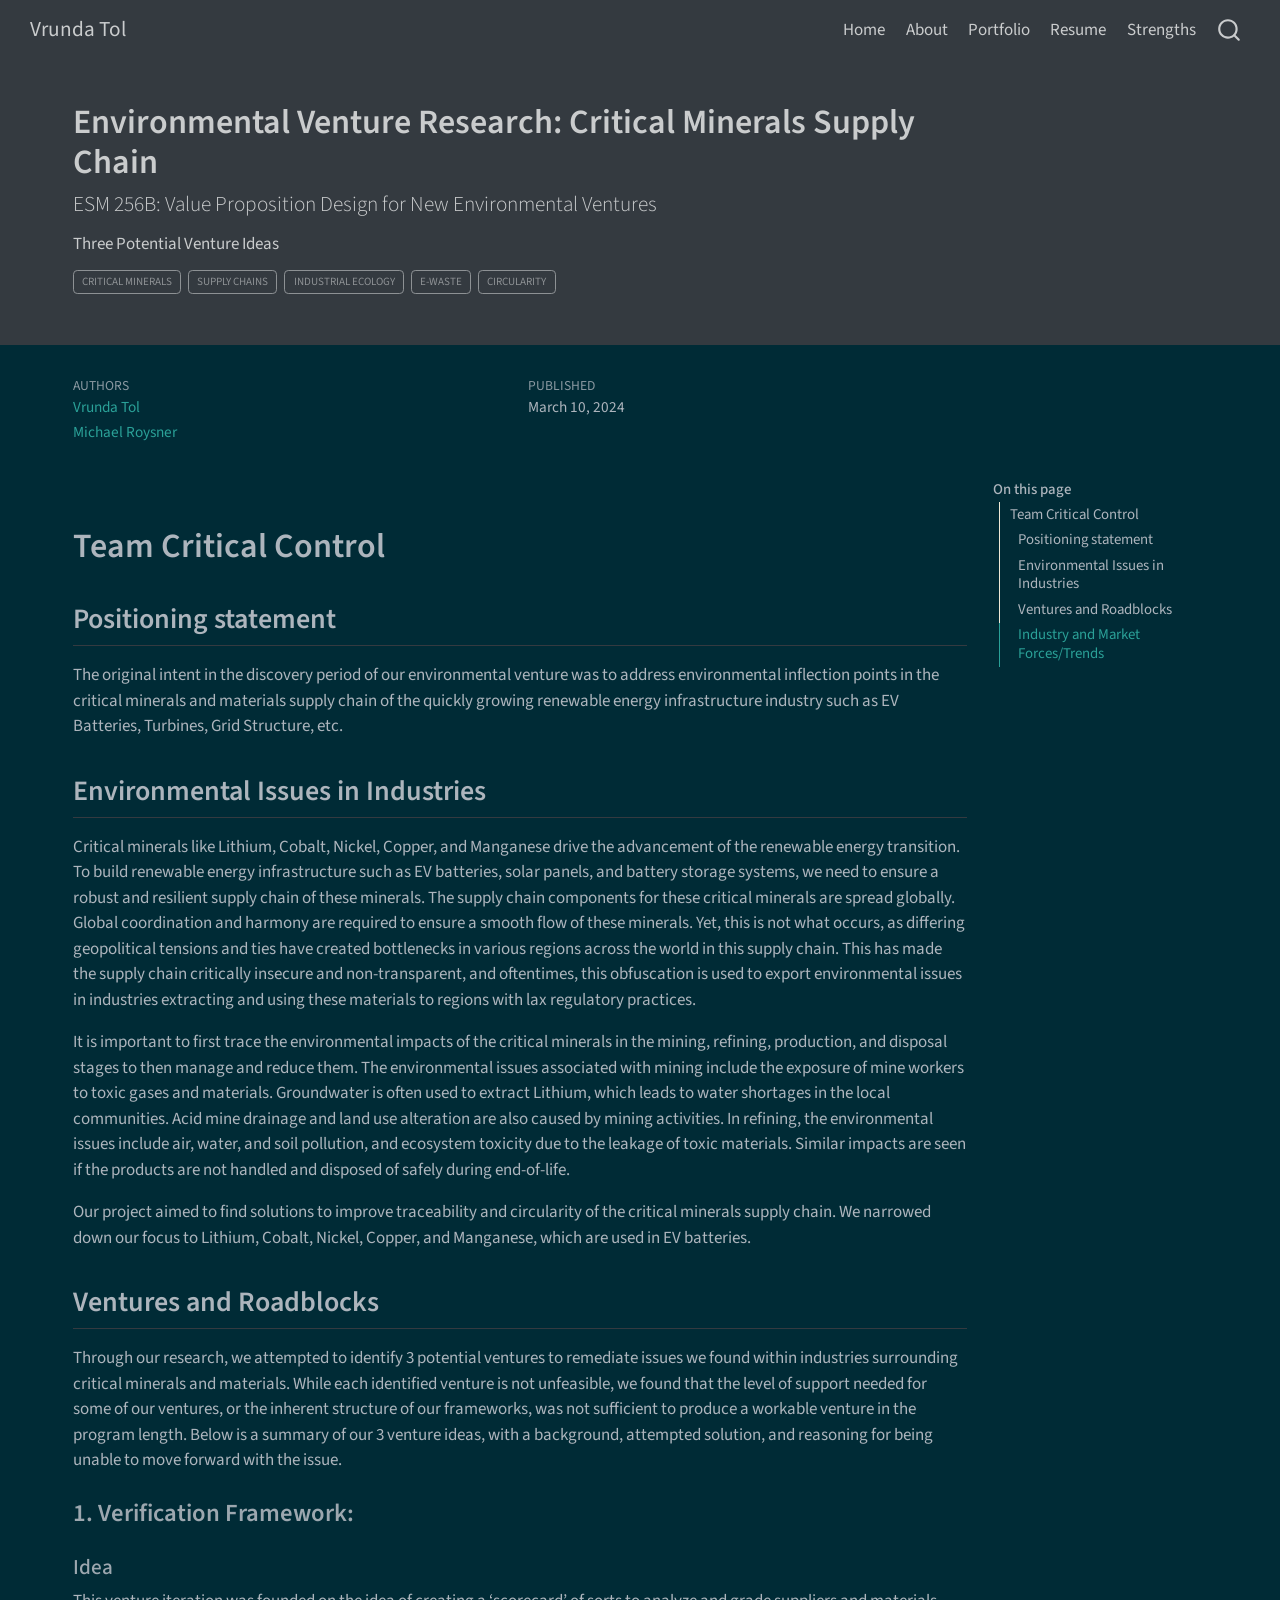
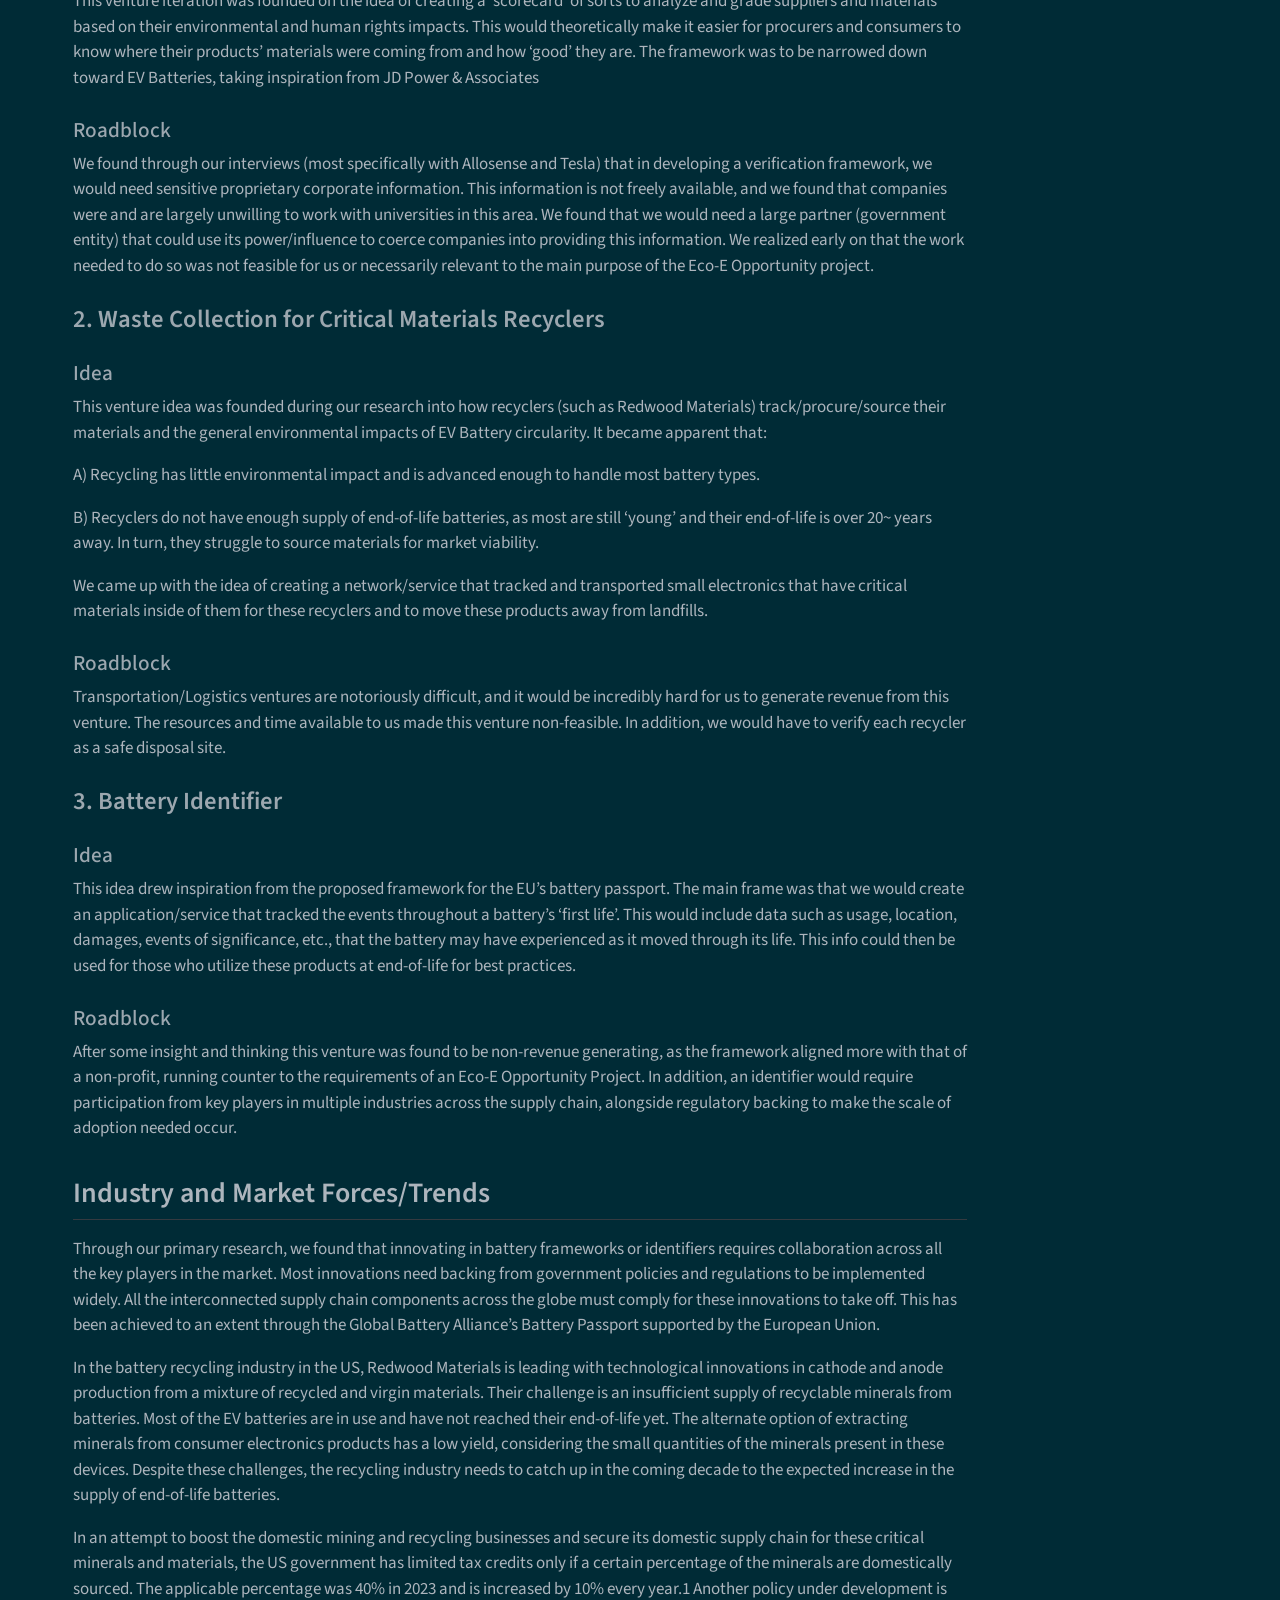
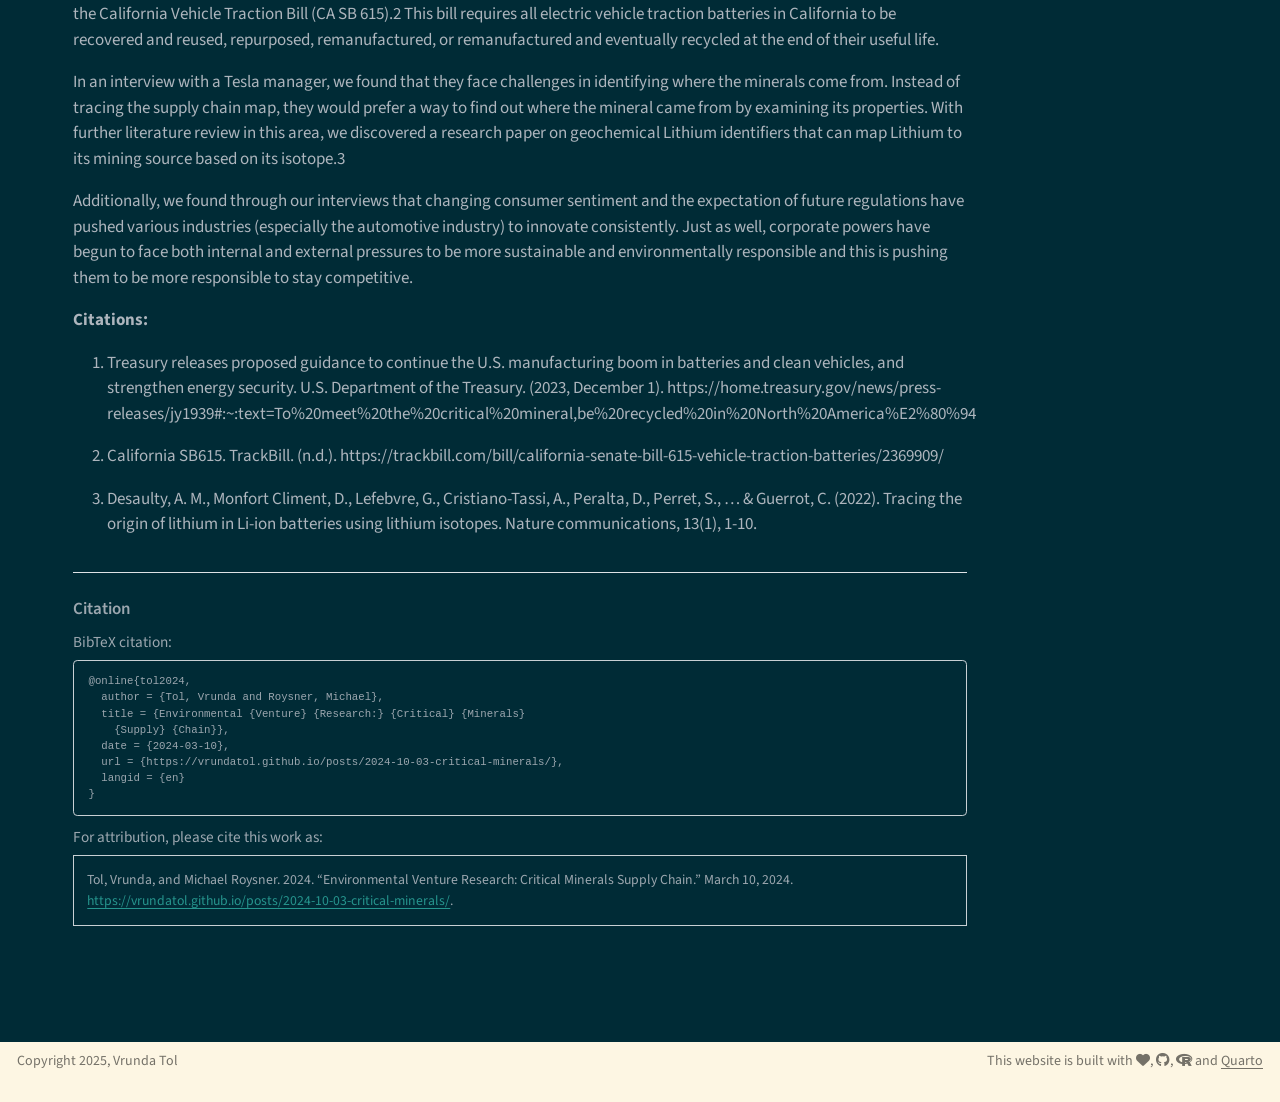
<file: docs/posts/2024-10-03-critical-minerals/index.html>
<!DOCTYPE html>
<html xmlns="http://www.w3.org/1999/xhtml" lang="en" xml:lang="en"><head>

<meta charset="utf-8">
<meta name="generator" content="quarto-1.6.40">

<meta name="viewport" content="width=device-width, initial-scale=1.0, user-scalable=yes">

<meta name="author" content="Vrunda Tol">
<meta name="author" content="Michael Roysner">
<meta name="dcterms.date" content="2024-03-10">
<meta name="description" content="Three Potential Venture Ideas">

<title>Environmental Venture Research: Critical Minerals Supply Chain – Vrunda Tol</title>
<style>
code{white-space: pre-wrap;}
span.smallcaps{font-variant: small-caps;}
div.columns{display: flex; gap: min(4vw, 1.5em);}
div.column{flex: auto; overflow-x: auto;}
div.hanging-indent{margin-left: 1.5em; text-indent: -1.5em;}
ul.task-list{list-style: none;}
ul.task-list li input[type="checkbox"] {
  width: 0.8em;
  margin: 0 0.8em 0.2em -1em; /* quarto-specific, see https://github.com/quarto-dev/quarto-cli/issues/4556 */ 
  vertical-align: middle;
}
</style>


<script src="../../site_libs/quarto-nav/quarto-nav.js"></script>
<script src="../../site_libs/quarto-nav/headroom.min.js"></script>
<script src="../../site_libs/clipboard/clipboard.min.js"></script>
<script src="../../site_libs/quarto-search/autocomplete.umd.js"></script>
<script src="../../site_libs/quarto-search/fuse.min.js"></script>
<script src="../../site_libs/quarto-search/quarto-search.js"></script>
<meta name="quarto:offset" content="../../">
<link href="../../media/favicon.png" rel="icon" type="image/png">
<script src="../../site_libs/quarto-html/quarto.js"></script>
<script src="../../site_libs/quarto-html/popper.min.js"></script>
<script src="../../site_libs/quarto-html/tippy.umd.min.js"></script>
<script src="../../site_libs/quarto-html/anchor.min.js"></script>
<link href="../../site_libs/quarto-html/tippy.css" rel="stylesheet">
<link href="../../site_libs/quarto-html/quarto-syntax-highlighting-dark-8ea72dc5fed832574809a9c94082fbbb.css" rel="stylesheet" id="quarto-text-highlighting-styles">
<script src="../../site_libs/bootstrap/bootstrap.min.js"></script>
<link href="../../site_libs/bootstrap/bootstrap-icons.css" rel="stylesheet">
<link href="../../site_libs/bootstrap/bootstrap-f0d918914268357f3a9cbe6db1f0bfe0.min.css" rel="stylesheet" append-hash="true" id="quarto-bootstrap" data-mode="dark">
<link href="../../site_libs/quarto-contrib/fontawesome6-1.2.0/all.min.css" rel="stylesheet">
<link href="../../site_libs/quarto-contrib/fontawesome6-1.2.0/latex-fontsize.css" rel="stylesheet">
<script id="quarto-search-options" type="application/json">{
  "location": "navbar",
  "copy-button": false,
  "collapse-after": 3,
  "panel-placement": "end",
  "type": "overlay",
  "limit": 50,
  "keyboard-shortcut": [
    "f",
    "/",
    "s"
  ],
  "show-item-context": false,
  "language": {
    "search-no-results-text": "No results",
    "search-matching-documents-text": "matching documents",
    "search-copy-link-title": "Copy link to search",
    "search-hide-matches-text": "Hide additional matches",
    "search-more-match-text": "more match in this document",
    "search-more-matches-text": "more matches in this document",
    "search-clear-button-title": "Clear",
    "search-text-placeholder": "",
    "search-detached-cancel-button-title": "Cancel",
    "search-submit-button-title": "Submit",
    "search-label": "Search"
  }
}</script>


</head>

<body class="nav-fixed">

<div id="quarto-search-results"></div>
  <header id="quarto-header" class="headroom fixed-top quarto-banner">
    <nav class="navbar navbar-expand-lg " data-bs-theme="dark">
      <div class="navbar-container container-fluid">
      <div class="navbar-brand-container mx-auto">
    <a class="navbar-brand" href="../../index.html">
    <span class="navbar-title">Vrunda Tol</span>
    </a>
  </div>
            <div id="quarto-search" class="" title="Search"></div>
          <button class="navbar-toggler" type="button" data-bs-toggle="collapse" data-bs-target="#navbarCollapse" aria-controls="navbarCollapse" role="menu" aria-expanded="false" aria-label="Toggle navigation" onclick="if (window.quartoToggleHeadroom) { window.quartoToggleHeadroom(); }">
  <span class="navbar-toggler-icon"></span>
</button>
          <div class="collapse navbar-collapse" id="navbarCollapse">
            <ul class="navbar-nav navbar-nav-scroll ms-auto">
  <li class="nav-item">
    <a class="nav-link" href="../../index.html"> 
<span class="menu-text">Home</span></a>
  </li>  
  <li class="nav-item">
    <a class="nav-link" href="../../about.html"> 
<span class="menu-text">About</span></a>
  </li>  
  <li class="nav-item">
    <a class="nav-link" href="../../posts.html"> 
<span class="menu-text">Portfolio</span></a>
  </li>  
  <li class="nav-item">
    <a class="nav-link" href="../../media/Tol_Vrunda_Resume.pdf"> 
<span class="menu-text">Resume</span></a>
  </li>  
  <li class="nav-item">
    <a class="nav-link" href="../../media/Tol_Vrunda_SF_TOP_5.pdf"> 
<span class="menu-text">Strengths</span></a>
  </li>  
</ul>
          </div> <!-- /navcollapse -->
            <div class="quarto-navbar-tools">
</div>
      </div> <!-- /container-fluid -->
    </nav>
</header>
<!-- content -->
<header id="title-block-header" class="quarto-title-block default page-columns page-full">
  <div class="quarto-title-banner page-columns page-full">
    <div class="quarto-title column-page-left">
      <h1 class="title">Environmental Venture Research: Critical Minerals Supply Chain</h1>
            <p class="subtitle lead">ESM 256B: Value Proposition Design for New Environmental Ventures</p>
                  <div>
        <div class="description">
          Three Potential Venture Ideas
        </div>
      </div>
                          <div class="quarto-categories">
                <div class="quarto-category">Critical Minerals</div>
                <div class="quarto-category">Supply Chains</div>
                <div class="quarto-category">Industrial Ecology</div>
                <div class="quarto-category">E-Waste</div>
                <div class="quarto-category">Circularity</div>
              </div>
                  </div>
  </div>
    
  
  <div class="quarto-title-meta column-page-left">

      <div>
      <div class="quarto-title-meta-heading">Authors</div>
      <div class="quarto-title-meta-contents">
               <p><a href="https://vrundatol.github.io/">Vrunda Tol</a> </p>
               <p><a href="https://www.linkedin.com/in/michael-roysner-49429a284/">Michael Roysner</a> </p>
            </div>
    </div>
      
      <div>
      <div class="quarto-title-meta-heading">Published</div>
      <div class="quarto-title-meta-contents">
        <p class="date">March 10, 2024</p>
      </div>
    </div>
    
      
    </div>
    
  
  </header><div id="quarto-content" class="quarto-container page-columns page-rows-contents page-layout-full page-navbar">
<!-- sidebar -->
<!-- margin-sidebar -->
    <div id="quarto-margin-sidebar" class="sidebar margin-sidebar">
        <nav id="TOC" role="doc-toc" class="toc-active">
    <h2 id="toc-title">On this page</h2>
   
  <ul>
  <li><a href="#team-critical-control" id="toc-team-critical-control" class="nav-link active" data-scroll-target="#team-critical-control">Team Critical Control</a>
  <ul class="collapse">
  <li><a href="#positioning-statement" id="toc-positioning-statement" class="nav-link" data-scroll-target="#positioning-statement">Positioning statement</a></li>
  <li><a href="#environmental-issues-in-industries" id="toc-environmental-issues-in-industries" class="nav-link" data-scroll-target="#environmental-issues-in-industries">Environmental Issues in Industries</a></li>
  <li><a href="#ventures-and-roadblocks" id="toc-ventures-and-roadblocks" class="nav-link" data-scroll-target="#ventures-and-roadblocks">Ventures and Roadblocks</a>
  <ul class="collapse">
  <li><a href="#verification-framework" id="toc-verification-framework" class="nav-link" data-scroll-target="#verification-framework">1. Verification Framework:</a></li>
  <li><a href="#waste-collection-for-critical-materials-recyclers" id="toc-waste-collection-for-critical-materials-recyclers" class="nav-link" data-scroll-target="#waste-collection-for-critical-materials-recyclers">2. Waste Collection for Critical Materials Recyclers</a></li>
  <li><a href="#battery-identifier" id="toc-battery-identifier" class="nav-link" data-scroll-target="#battery-identifier">3. Battery Identifier</a></li>
  </ul></li>
  <li><a href="#industry-and-market-forcestrends" id="toc-industry-and-market-forcestrends" class="nav-link" data-scroll-target="#industry-and-market-forcestrends">Industry and Market Forces/Trends</a></li>
  </ul></li>
  </ul>
</nav>
    </div>
<!-- main -->
<main class="content quarto-banner-title-block column-page-left" id="quarto-document-content">





<section id="team-critical-control" class="level1">
<h1>Team Critical Control</h1>
<section id="positioning-statement" class="level2">
<h2 class="anchored" data-anchor-id="positioning-statement">Positioning statement</h2>
<p>The original intent in the discovery period of our environmental venture was to address environmental inflection points in the critical minerals and materials supply chain of the quickly growing renewable energy infrastructure industry such as EV Batteries, Turbines, Grid Structure, etc.</p>
</section>
<section id="environmental-issues-in-industries" class="level2">
<h2 class="anchored" data-anchor-id="environmental-issues-in-industries">Environmental Issues in Industries</h2>
<p>Critical minerals like Lithium, Cobalt, Nickel, Copper, and Manganese drive the advancement of the renewable energy transition. To build renewable energy infrastructure such as EV batteries, solar panels, and battery storage systems, we need to ensure a robust and resilient supply chain of these minerals. The supply chain components for these critical minerals are spread globally. Global coordination and harmony are required to ensure a smooth flow of these minerals. Yet, this is not what occurs, as differing geopolitical tensions and ties have created bottlenecks in various regions across the world in this supply chain. This has made the supply chain critically insecure and non-transparent, and oftentimes, this obfuscation is used to export environmental issues in industries extracting and using these materials to regions with lax regulatory practices.</p>
<p>It is important to first trace the environmental impacts of the critical minerals in the mining, refining, production, and disposal stages to then manage and reduce them. The environmental issues associated with mining include the exposure of mine workers to toxic gases and materials. Groundwater is often used to extract Lithium, which leads to water shortages in the local communities. Acid mine drainage and land use alteration are also caused by mining activities. In refining, the environmental issues include air, water, and soil pollution, and ecosystem toxicity due to the leakage of toxic materials. Similar impacts are seen if the products are not handled and disposed of safely during end-of-life.</p>
<p>Our project aimed to find solutions to improve traceability and circularity of the critical minerals supply chain. We narrowed down our focus to Lithium, Cobalt, Nickel, Copper, and Manganese, which are used in EV batteries.</p>
</section>
<section id="ventures-and-roadblocks" class="level2">
<h2 class="anchored" data-anchor-id="ventures-and-roadblocks">Ventures and Roadblocks</h2>
<p>Through our research, we attempted to identify 3 potential ventures to remediate issues we found within industries surrounding critical minerals and materials. While each identified venture is not unfeasible, we found that the level of support needed for some of our ventures, or the inherent structure of our frameworks, was not sufficient to produce a workable venture in the program length. Below is a summary of our 3 venture ideas, with a background, attempted solution, and reasoning for being unable to move forward with the issue.</p>
<section id="verification-framework" class="level3">
<h3 class="anchored" data-anchor-id="verification-framework">1. Verification Framework:</h3>
<section id="idea" class="level4">
<h4 class="anchored" data-anchor-id="idea">Idea</h4>
<p>This venture iteration was founded on the idea of creating a ‘scorecard’ of sorts to analyze and grade suppliers and materials based on their environmental and human rights impacts. This would theoretically make it easier for procurers and consumers to know where their products’ materials were coming from and how ‘good’ they are. The framework was to be narrowed down toward EV Batteries, taking inspiration from JD Power &amp; Associates</p>
</section>
<section id="roadblock" class="level4">
<h4 class="anchored" data-anchor-id="roadblock">Roadblock</h4>
<p>We found through our interviews (most specifically with Allosense and Tesla) that in developing a verification framework, we would need sensitive proprietary corporate information. This information is not freely available, and we found that companies were and are largely unwilling to work with universities in this area. We found that we would need a large partner (government entity) that could use its power/influence to coerce companies into providing this information. We realized early on that the work needed to do so was not feasible for us or necessarily relevant to the main purpose of the Eco-E Opportunity project.</p>
</section>
</section>
<section id="waste-collection-for-critical-materials-recyclers" class="level3">
<h3 class="anchored" data-anchor-id="waste-collection-for-critical-materials-recyclers">2. Waste Collection for Critical Materials Recyclers</h3>
<section id="idea-1" class="level4">
<h4 class="anchored" data-anchor-id="idea-1">Idea</h4>
<p>This venture idea was founded during our research into how recyclers (such as Redwood Materials) track/procure/source their materials and the general environmental impacts of EV Battery circularity. It became apparent that:</p>
<p>A) Recycling has little environmental impact and is advanced enough to handle most battery types.</p>
<p>B) Recyclers do not have enough supply of end-of-life batteries, as most are still ‘young’ and their end-of-life is over 20~ years away. In turn, they struggle to source materials for market viability.</p>
<p>We came up with the idea of creating a network/service that tracked and transported small electronics that have critical materials inside of them for these recyclers and to move these products away from landfills.</p>
</section>
<section id="roadblock-1" class="level4">
<h4 class="anchored" data-anchor-id="roadblock-1">Roadblock</h4>
<p>Transportation/Logistics ventures are notoriously difficult, and it would be incredibly hard for us to generate revenue from this venture. The resources and time available to us made this venture non-feasible. In addition, we would have to verify each recycler as a safe disposal site.</p>
</section>
</section>
<section id="battery-identifier" class="level3">
<h3 class="anchored" data-anchor-id="battery-identifier">3. Battery Identifier</h3>
<section id="idea-2" class="level4">
<h4 class="anchored" data-anchor-id="idea-2">Idea</h4>
<p>This idea drew inspiration from the proposed framework for the EU’s battery passport. The main frame was that we would create an application/service that tracked the events throughout a battery’s ‘first life’. This would include data such as usage, location, damages, events of significance, etc., that the battery may have experienced as it moved through its life. This info could then be used for those who utilize these products at end-of-life for best practices.</p>
</section>
<section id="roadblock-2" class="level4">
<h4 class="anchored" data-anchor-id="roadblock-2">Roadblock</h4>
<p>After some insight and thinking this venture was found to be non-revenue generating, as the framework aligned more with that of a non-profit, running counter to the requirements of an Eco-E Opportunity Project. In addition, an identifier would require participation from key players in multiple industries across the supply chain, alongside regulatory backing to make the scale of adoption needed occur.</p>
</section>
</section>
</section>
<section id="industry-and-market-forcestrends" class="level2">
<h2 class="anchored" data-anchor-id="industry-and-market-forcestrends">Industry and Market Forces/Trends</h2>
<p>Through our primary research, we found that innovating in battery frameworks or identifiers requires collaboration across all the key players in the market. Most innovations need backing from government policies and regulations to be implemented widely. All the interconnected supply chain components across the globe must comply for these innovations to take off. This has been achieved to an extent through the Global Battery Alliance’s Battery Passport supported by the European Union.</p>
<p>In the battery recycling industry in the US, Redwood Materials is leading with technological innovations in cathode and anode production from a mixture of recycled and virgin materials. Their challenge is an insufficient supply of recyclable minerals from batteries. Most of the EV batteries are in use and have not reached their end-of-life yet. The alternate option of extracting minerals from consumer electronics products has a low yield, considering the small quantities of the minerals present in these devices. Despite these challenges, the recycling industry needs to catch up in the coming decade to the expected increase in the supply of end-of-life batteries.</p>
<p>In an attempt to boost the domestic mining and recycling businesses and secure its domestic supply chain for these critical minerals and materials, the US government has limited tax credits only if a certain percentage of the minerals are domestically sourced. The applicable percentage was 40% in 2023 and is increased by 10% every year.1 Another policy under development is the California Vehicle Traction Bill (CA SB 615).2 This bill requires all electric vehicle traction batteries in California to be recovered and reused, repurposed, remanufactured, or remanufactured and eventually recycled at the end of their useful life.</p>
<p>In an interview with a Tesla manager, we found that they face challenges in identifying where the minerals come from. Instead of tracing the supply chain map, they would prefer a way to find out where the mineral came from by examining its properties. With further literature review in this area, we discovered a research paper on geochemical Lithium identifiers that can map Lithium to its mining source based on its isotope.3</p>
<p>Additionally, we found through our interviews that changing consumer sentiment and the expectation of future regulations have pushed various industries (especially the automotive industry) to innovate consistently. Just as well, corporate powers have begun to face both internal and external pressures to be more sustainable and environmentally responsible and this is pushing them to be more responsible to stay competitive.</p>
<p><strong>Citations:</strong></p>
<ol type="1">
<li><p>Treasury releases proposed guidance to continue the U.S. manufacturing boom in batteries and clean vehicles, and strengthen energy security. U.S. Department of the Treasury. (2023, December 1). https://home.treasury.gov/news/press-releases/jy1939#:~:text=To%20meet%20the%20critical%20mineral,be%20recycled%20in%20North%20America%E2%80%94</p></li>
<li><p>California SB615. TrackBill. (n.d.). https://trackbill.com/bill/california-senate-bill-615-vehicle-traction-batteries/2369909/</p></li>
<li><p>Desaulty, A. M., Monfort Climent, D., Lefebvre, G., Cristiano-Tassi, A., Peralta, D., Perret, S., … &amp; Guerrot, C. (2022). Tracing the origin of lithium in Li-ion batteries using lithium isotopes. Nature communications, 13(1), 1-10.</p></li>
</ol>


</section>
</section>

<div id="quarto-appendix" class="default"><section class="quarto-appendix-contents" id="quarto-citation"><h2 class="anchored quarto-appendix-heading">Citation</h2><div><div class="quarto-appendix-secondary-label">BibTeX citation:</div><pre class="sourceCode code-with-copy quarto-appendix-bibtex"><code class="sourceCode bibtex">@online{tol2024,
  author = {Tol, Vrunda and Roysner, Michael},
  title = {Environmental {Venture} {Research:} {Critical} {Minerals}
    {Supply} {Chain}},
  date = {2024-03-10},
  url = {https://vrundatol.github.io/posts/2024-10-03-critical-minerals/},
  langid = {en}
}
</code><button title="Copy to Clipboard" class="code-copy-button"><i class="bi"></i></button></pre><div class="quarto-appendix-secondary-label">For attribution, please cite this work as:</div><div id="ref-tol2024" class="csl-entry quarto-appendix-citeas" role="listitem">
Tol, Vrunda, and Michael Roysner. 2024. <span>“Environmental Venture
Research: Critical Minerals Supply Chain.”</span> March 10, 2024. <a href="https://vrundatol.github.io/posts/2024-10-03-critical-minerals/">https://vrundatol.github.io/posts/2024-10-03-critical-minerals/</a>.
</div></div></section></div></main> <!-- /main -->
<script id="quarto-html-after-body" type="application/javascript">
window.document.addEventListener("DOMContentLoaded", function (event) {
  const toggleBodyColorMode = (bsSheetEl) => {
    const mode = bsSheetEl.getAttribute("data-mode");
    const bodyEl = window.document.querySelector("body");
    if (mode === "dark") {
      bodyEl.classList.add("quarto-dark");
      bodyEl.classList.remove("quarto-light");
    } else {
      bodyEl.classList.add("quarto-light");
      bodyEl.classList.remove("quarto-dark");
    }
  }
  const toggleBodyColorPrimary = () => {
    const bsSheetEl = window.document.querySelector("link#quarto-bootstrap");
    if (bsSheetEl) {
      toggleBodyColorMode(bsSheetEl);
    }
  }
  toggleBodyColorPrimary();  
  const icon = "";
  const anchorJS = new window.AnchorJS();
  anchorJS.options = {
    placement: 'right',
    icon: icon
  };
  anchorJS.add('.anchored');
  const isCodeAnnotation = (el) => {
    for (const clz of el.classList) {
      if (clz.startsWith('code-annotation-')) {                     
        return true;
      }
    }
    return false;
  }
  const onCopySuccess = function(e) {
    // button target
    const button = e.trigger;
    // don't keep focus
    button.blur();
    // flash "checked"
    button.classList.add('code-copy-button-checked');
    var currentTitle = button.getAttribute("title");
    button.setAttribute("title", "Copied!");
    let tooltip;
    if (window.bootstrap) {
      button.setAttribute("data-bs-toggle", "tooltip");
      button.setAttribute("data-bs-placement", "left");
      button.setAttribute("data-bs-title", "Copied!");
      tooltip = new bootstrap.Tooltip(button, 
        { trigger: "manual", 
          customClass: "code-copy-button-tooltip",
          offset: [0, -8]});
      tooltip.show();    
    }
    setTimeout(function() {
      if (tooltip) {
        tooltip.hide();
        button.removeAttribute("data-bs-title");
        button.removeAttribute("data-bs-toggle");
        button.removeAttribute("data-bs-placement");
      }
      button.setAttribute("title", currentTitle);
      button.classList.remove('code-copy-button-checked');
    }, 1000);
    // clear code selection
    e.clearSelection();
  }
  const getTextToCopy = function(trigger) {
      const codeEl = trigger.previousElementSibling.cloneNode(true);
      for (const childEl of codeEl.children) {
        if (isCodeAnnotation(childEl)) {
          childEl.remove();
        }
      }
      return codeEl.innerText;
  }
  const clipboard = new window.ClipboardJS('.code-copy-button:not([data-in-quarto-modal])', {
    text: getTextToCopy
  });
  clipboard.on('success', onCopySuccess);
  if (window.document.getElementById('quarto-embedded-source-code-modal')) {
    const clipboardModal = new window.ClipboardJS('.code-copy-button[data-in-quarto-modal]', {
      text: getTextToCopy,
      container: window.document.getElementById('quarto-embedded-source-code-modal')
    });
    clipboardModal.on('success', onCopySuccess);
  }
    var localhostRegex = new RegExp(/^(?:http|https):\/\/localhost\:?[0-9]*\//);
    var mailtoRegex = new RegExp(/^mailto:/);
      var filterRegex = new RegExp('/' + window.location.host + '/');
    var isInternal = (href) => {
        return filterRegex.test(href) || localhostRegex.test(href) || mailtoRegex.test(href);
    }
    // Inspect non-navigation links and adorn them if external
 	var links = window.document.querySelectorAll('a[href]:not(.nav-link):not(.navbar-brand):not(.toc-action):not(.sidebar-link):not(.sidebar-item-toggle):not(.pagination-link):not(.no-external):not([aria-hidden]):not(.dropdown-item):not(.quarto-navigation-tool):not(.about-link)');
    for (var i=0; i<links.length; i++) {
      const link = links[i];
      if (!isInternal(link.href)) {
        // undo the damage that might have been done by quarto-nav.js in the case of
        // links that we want to consider external
        if (link.dataset.originalHref !== undefined) {
          link.href = link.dataset.originalHref;
        }
      }
    }
  function tippyHover(el, contentFn, onTriggerFn, onUntriggerFn) {
    const config = {
      allowHTML: true,
      maxWidth: 500,
      delay: 100,
      arrow: false,
      appendTo: function(el) {
          return el.parentElement;
      },
      interactive: true,
      interactiveBorder: 10,
      theme: 'quarto',
      placement: 'bottom-start',
    };
    if (contentFn) {
      config.content = contentFn;
    }
    if (onTriggerFn) {
      config.onTrigger = onTriggerFn;
    }
    if (onUntriggerFn) {
      config.onUntrigger = onUntriggerFn;
    }
    window.tippy(el, config); 
  }
  const noterefs = window.document.querySelectorAll('a[role="doc-noteref"]');
  for (var i=0; i<noterefs.length; i++) {
    const ref = noterefs[i];
    tippyHover(ref, function() {
      // use id or data attribute instead here
      let href = ref.getAttribute('data-footnote-href') || ref.getAttribute('href');
      try { href = new URL(href).hash; } catch {}
      const id = href.replace(/^#\/?/, "");
      const note = window.document.getElementById(id);
      if (note) {
        return note.innerHTML;
      } else {
        return "";
      }
    });
  }
  const xrefs = window.document.querySelectorAll('a.quarto-xref');
  const processXRef = (id, note) => {
    // Strip column container classes
    const stripColumnClz = (el) => {
      el.classList.remove("page-full", "page-columns");
      if (el.children) {
        for (const child of el.children) {
          stripColumnClz(child);
        }
      }
    }
    stripColumnClz(note)
    if (id === null || id.startsWith('sec-')) {
      // Special case sections, only their first couple elements
      const container = document.createElement("div");
      if (note.children && note.children.length > 2) {
        container.appendChild(note.children[0].cloneNode(true));
        for (let i = 1; i < note.children.length; i++) {
          const child = note.children[i];
          if (child.tagName === "P" && child.innerText === "") {
            continue;
          } else {
            container.appendChild(child.cloneNode(true));
            break;
          }
        }
        if (window.Quarto?.typesetMath) {
          window.Quarto.typesetMath(container);
        }
        return container.innerHTML
      } else {
        if (window.Quarto?.typesetMath) {
          window.Quarto.typesetMath(note);
        }
        return note.innerHTML;
      }
    } else {
      // Remove any anchor links if they are present
      const anchorLink = note.querySelector('a.anchorjs-link');
      if (anchorLink) {
        anchorLink.remove();
      }
      if (window.Quarto?.typesetMath) {
        window.Quarto.typesetMath(note);
      }
      if (note.classList.contains("callout")) {
        return note.outerHTML;
      } else {
        return note.innerHTML;
      }
    }
  }
  for (var i=0; i<xrefs.length; i++) {
    const xref = xrefs[i];
    tippyHover(xref, undefined, function(instance) {
      instance.disable();
      let url = xref.getAttribute('href');
      let hash = undefined; 
      if (url.startsWith('#')) {
        hash = url;
      } else {
        try { hash = new URL(url).hash; } catch {}
      }
      if (hash) {
        const id = hash.replace(/^#\/?/, "");
        const note = window.document.getElementById(id);
        if (note !== null) {
          try {
            const html = processXRef(id, note.cloneNode(true));
            instance.setContent(html);
          } finally {
            instance.enable();
            instance.show();
          }
        } else {
          // See if we can fetch this
          fetch(url.split('#')[0])
          .then(res => res.text())
          .then(html => {
            const parser = new DOMParser();
            const htmlDoc = parser.parseFromString(html, "text/html");
            const note = htmlDoc.getElementById(id);
            if (note !== null) {
              const html = processXRef(id, note);
              instance.setContent(html);
            } 
          }).finally(() => {
            instance.enable();
            instance.show();
          });
        }
      } else {
        // See if we can fetch a full url (with no hash to target)
        // This is a special case and we should probably do some content thinning / targeting
        fetch(url)
        .then(res => res.text())
        .then(html => {
          const parser = new DOMParser();
          const htmlDoc = parser.parseFromString(html, "text/html");
          const note = htmlDoc.querySelector('main.content');
          if (note !== null) {
            // This should only happen for chapter cross references
            // (since there is no id in the URL)
            // remove the first header
            if (note.children.length > 0 && note.children[0].tagName === "HEADER") {
              note.children[0].remove();
            }
            const html = processXRef(null, note);
            instance.setContent(html);
          } 
        }).finally(() => {
          instance.enable();
          instance.show();
        });
      }
    }, function(instance) {
    });
  }
      let selectedAnnoteEl;
      const selectorForAnnotation = ( cell, annotation) => {
        let cellAttr = 'data-code-cell="' + cell + '"';
        let lineAttr = 'data-code-annotation="' +  annotation + '"';
        const selector = 'span[' + cellAttr + '][' + lineAttr + ']';
        return selector;
      }
      const selectCodeLines = (annoteEl) => {
        const doc = window.document;
        const targetCell = annoteEl.getAttribute("data-target-cell");
        const targetAnnotation = annoteEl.getAttribute("data-target-annotation");
        const annoteSpan = window.document.querySelector(selectorForAnnotation(targetCell, targetAnnotation));
        const lines = annoteSpan.getAttribute("data-code-lines").split(",");
        const lineIds = lines.map((line) => {
          return targetCell + "-" + line;
        })
        let top = null;
        let height = null;
        let parent = null;
        if (lineIds.length > 0) {
            //compute the position of the single el (top and bottom and make a div)
            const el = window.document.getElementById(lineIds[0]);
            top = el.offsetTop;
            height = el.offsetHeight;
            parent = el.parentElement.parentElement;
          if (lineIds.length > 1) {
            const lastEl = window.document.getElementById(lineIds[lineIds.length - 1]);
            const bottom = lastEl.offsetTop + lastEl.offsetHeight;
            height = bottom - top;
          }
          if (top !== null && height !== null && parent !== null) {
            // cook up a div (if necessary) and position it 
            let div = window.document.getElementById("code-annotation-line-highlight");
            if (div === null) {
              div = window.document.createElement("div");
              div.setAttribute("id", "code-annotation-line-highlight");
              div.style.position = 'absolute';
              parent.appendChild(div);
            }
            div.style.top = top - 2 + "px";
            div.style.height = height + 4 + "px";
            div.style.left = 0;
            let gutterDiv = window.document.getElementById("code-annotation-line-highlight-gutter");
            if (gutterDiv === null) {
              gutterDiv = window.document.createElement("div");
              gutterDiv.setAttribute("id", "code-annotation-line-highlight-gutter");
              gutterDiv.style.position = 'absolute';
              const codeCell = window.document.getElementById(targetCell);
              const gutter = codeCell.querySelector('.code-annotation-gutter');
              gutter.appendChild(gutterDiv);
            }
            gutterDiv.style.top = top - 2 + "px";
            gutterDiv.style.height = height + 4 + "px";
          }
          selectedAnnoteEl = annoteEl;
        }
      };
      const unselectCodeLines = () => {
        const elementsIds = ["code-annotation-line-highlight", "code-annotation-line-highlight-gutter"];
        elementsIds.forEach((elId) => {
          const div = window.document.getElementById(elId);
          if (div) {
            div.remove();
          }
        });
        selectedAnnoteEl = undefined;
      };
        // Handle positioning of the toggle
    window.addEventListener(
      "resize",
      throttle(() => {
        elRect = undefined;
        if (selectedAnnoteEl) {
          selectCodeLines(selectedAnnoteEl);
        }
      }, 10)
    );
    function throttle(fn, ms) {
    let throttle = false;
    let timer;
      return (...args) => {
        if(!throttle) { // first call gets through
            fn.apply(this, args);
            throttle = true;
        } else { // all the others get throttled
            if(timer) clearTimeout(timer); // cancel #2
            timer = setTimeout(() => {
              fn.apply(this, args);
              timer = throttle = false;
            }, ms);
        }
      };
    }
      // Attach click handler to the DT
      const annoteDls = window.document.querySelectorAll('dt[data-target-cell]');
      for (const annoteDlNode of annoteDls) {
        annoteDlNode.addEventListener('click', (event) => {
          const clickedEl = event.target;
          if (clickedEl !== selectedAnnoteEl) {
            unselectCodeLines();
            const activeEl = window.document.querySelector('dt[data-target-cell].code-annotation-active');
            if (activeEl) {
              activeEl.classList.remove('code-annotation-active');
            }
            selectCodeLines(clickedEl);
            clickedEl.classList.add('code-annotation-active');
          } else {
            // Unselect the line
            unselectCodeLines();
            clickedEl.classList.remove('code-annotation-active');
          }
        });
      }
  const findCites = (el) => {
    const parentEl = el.parentElement;
    if (parentEl) {
      const cites = parentEl.dataset.cites;
      if (cites) {
        return {
          el,
          cites: cites.split(' ')
        };
      } else {
        return findCites(el.parentElement)
      }
    } else {
      return undefined;
    }
  };
  var bibliorefs = window.document.querySelectorAll('a[role="doc-biblioref"]');
  for (var i=0; i<bibliorefs.length; i++) {
    const ref = bibliorefs[i];
    const citeInfo = findCites(ref);
    if (citeInfo) {
      tippyHover(citeInfo.el, function() {
        var popup = window.document.createElement('div');
        citeInfo.cites.forEach(function(cite) {
          var citeDiv = window.document.createElement('div');
          citeDiv.classList.add('hanging-indent');
          citeDiv.classList.add('csl-entry');
          var biblioDiv = window.document.getElementById('ref-' + cite);
          if (biblioDiv) {
            citeDiv.innerHTML = biblioDiv.innerHTML;
          }
          popup.appendChild(citeDiv);
        });
        return popup.innerHTML;
      });
    }
  }
});
</script>
</div> <!-- /content -->
<footer class="footer">
  <div class="nav-footer">
    <div class="nav-footer-left">
<p>Copyright 2025, Vrunda Tol</p>
</div>   
    <div class="nav-footer-center">
      &nbsp;
    </div>
    <div class="nav-footer-right">
<p>This website is built with <i class="fa-solid fa-heart" title="a heart" aria-label="heart"></i>, <a href="https://github.com/samanthacsik/samanthacsik.github.io" target="_blank"><i class="fa-brands fa-github" title="GitHub octocat logo" aria-label="github"></i></a>, <a href="https://www.r-project.org/about.html" target="_blank"><i class="fa-brands fa-r-project" title="R Project" aria-label="r-project"></i></a> and <a href="https://quarto.org/" target="_blank">Quarto</a></p>
</div>
  </div>
</footer>




</body></html>
</file>
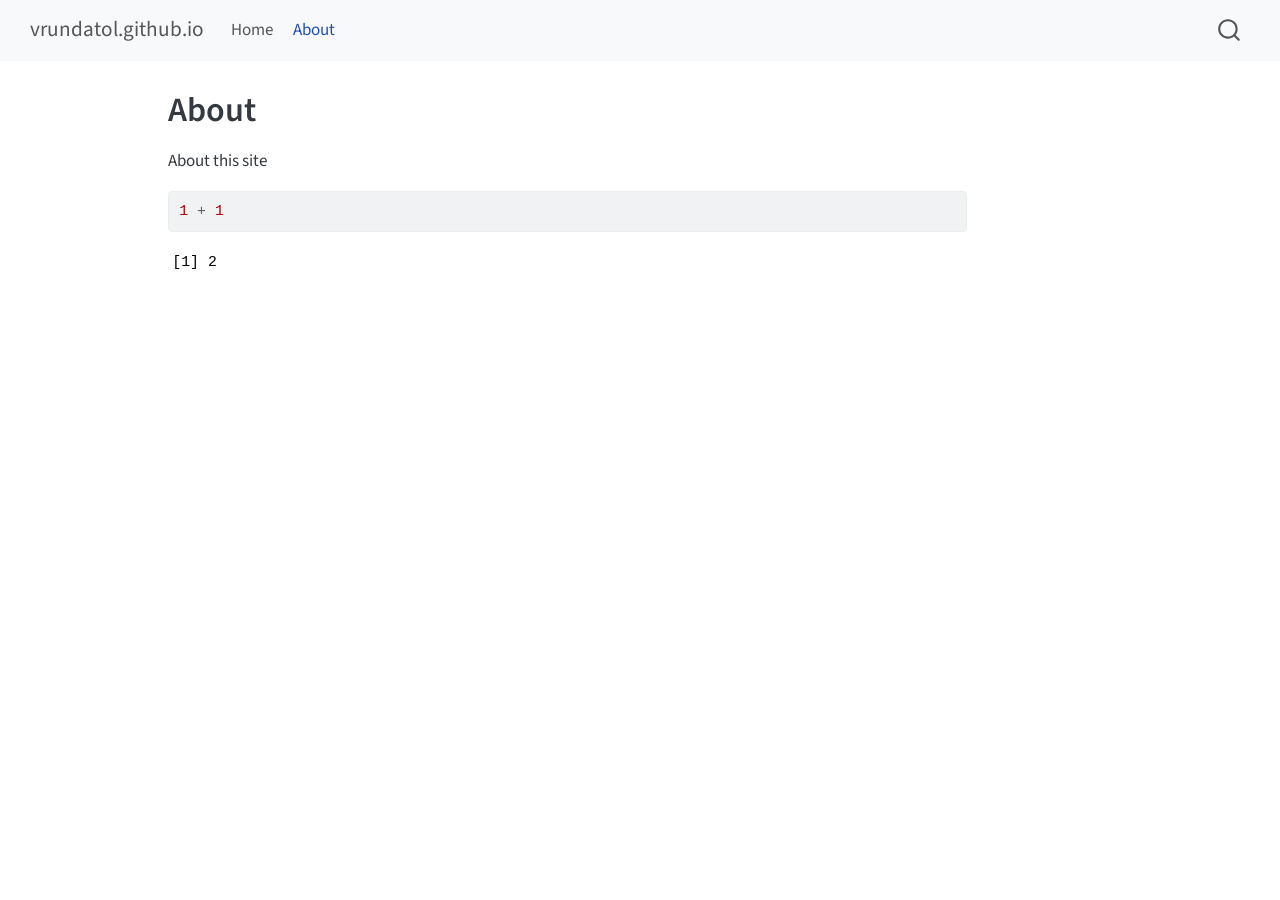
<file: _site/about.html>
<!DOCTYPE html>
<html xmlns="http://www.w3.org/1999/xhtml" lang="en" xml:lang="en"><head>

<meta charset="utf-8">
<meta name="generator" content="quarto-1.5.57">

<meta name="viewport" content="width=device-width, initial-scale=1.0, user-scalable=yes">


<title>About – vrundatol.github.io</title>
<style>
code{white-space: pre-wrap;}
span.smallcaps{font-variant: small-caps;}
div.columns{display: flex; gap: min(4vw, 1.5em);}
div.column{flex: auto; overflow-x: auto;}
div.hanging-indent{margin-left: 1.5em; text-indent: -1.5em;}
ul.task-list{list-style: none;}
ul.task-list li input[type="checkbox"] {
  width: 0.8em;
  margin: 0 0.8em 0.2em -1em; /* quarto-specific, see https://github.com/quarto-dev/quarto-cli/issues/4556 */ 
  vertical-align: middle;
}
/* CSS for syntax highlighting */
pre > code.sourceCode { white-space: pre; position: relative; }
pre > code.sourceCode > span { line-height: 1.25; }
pre > code.sourceCode > span:empty { height: 1.2em; }
.sourceCode { overflow: visible; }
code.sourceCode > span { color: inherit; text-decoration: inherit; }
div.sourceCode { margin: 1em 0; }
pre.sourceCode { margin: 0; }
@media screen {
div.sourceCode { overflow: auto; }
}
@media print {
pre > code.sourceCode { white-space: pre-wrap; }
pre > code.sourceCode > span { display: inline-block; text-indent: -5em; padding-left: 5em; }
}
pre.numberSource code
  { counter-reset: source-line 0; }
pre.numberSource code > span
  { position: relative; left: -4em; counter-increment: source-line; }
pre.numberSource code > span > a:first-child::before
  { content: counter(source-line);
    position: relative; left: -1em; text-align: right; vertical-align: baseline;
    border: none; display: inline-block;
    -webkit-touch-callout: none; -webkit-user-select: none;
    -khtml-user-select: none; -moz-user-select: none;
    -ms-user-select: none; user-select: none;
    padding: 0 4px; width: 4em;
  }
pre.numberSource { margin-left: 3em;  padding-left: 4px; }
div.sourceCode
  {   }
@media screen {
pre > code.sourceCode > span > a:first-child::before { text-decoration: underline; }
}
</style>


<script src="site_libs/quarto-nav/quarto-nav.js"></script>
<script src="site_libs/quarto-nav/headroom.min.js"></script>
<script src="site_libs/clipboard/clipboard.min.js"></script>
<script src="site_libs/quarto-search/autocomplete.umd.js"></script>
<script src="site_libs/quarto-search/fuse.min.js"></script>
<script src="site_libs/quarto-search/quarto-search.js"></script>
<meta name="quarto:offset" content="./">
<script src="site_libs/quarto-html/quarto.js"></script>
<script src="site_libs/quarto-html/popper.min.js"></script>
<script src="site_libs/quarto-html/tippy.umd.min.js"></script>
<script src="site_libs/quarto-html/anchor.min.js"></script>
<link href="site_libs/quarto-html/tippy.css" rel="stylesheet">
<link href="site_libs/quarto-html/quarto-syntax-highlighting.css" rel="stylesheet" id="quarto-text-highlighting-styles">
<script src="site_libs/bootstrap/bootstrap.min.js"></script>
<link href="site_libs/bootstrap/bootstrap-icons.css" rel="stylesheet">
<link href="site_libs/bootstrap/bootstrap.min.css" rel="stylesheet" id="quarto-bootstrap" data-mode="light">
<script id="quarto-search-options" type="application/json">{
  "location": "navbar",
  "copy-button": false,
  "collapse-after": 3,
  "panel-placement": "end",
  "type": "overlay",
  "limit": 50,
  "keyboard-shortcut": [
    "f",
    "/",
    "s"
  ],
  "show-item-context": false,
  "language": {
    "search-no-results-text": "No results",
    "search-matching-documents-text": "matching documents",
    "search-copy-link-title": "Copy link to search",
    "search-hide-matches-text": "Hide additional matches",
    "search-more-match-text": "more match in this document",
    "search-more-matches-text": "more matches in this document",
    "search-clear-button-title": "Clear",
    "search-text-placeholder": "",
    "search-detached-cancel-button-title": "Cancel",
    "search-submit-button-title": "Submit",
    "search-label": "Search"
  }
}</script>


<link rel="stylesheet" href="styles.css">
</head>

<body class="nav-fixed">

<div id="quarto-search-results"></div>
  <header id="quarto-header" class="headroom fixed-top">
    <nav class="navbar navbar-expand-lg " data-bs-theme="dark">
      <div class="navbar-container container-fluid">
      <div class="navbar-brand-container mx-auto">
    <a class="navbar-brand" href="./index.html">
    <span class="navbar-title">vrundatol.github.io</span>
    </a>
  </div>
            <div id="quarto-search" class="" title="Search"></div>
          <button class="navbar-toggler" type="button" data-bs-toggle="collapse" data-bs-target="#navbarCollapse" aria-controls="navbarCollapse" role="menu" aria-expanded="false" aria-label="Toggle navigation" onclick="if (window.quartoToggleHeadroom) { window.quartoToggleHeadroom(); }">
  <span class="navbar-toggler-icon"></span>
</button>
          <div class="collapse navbar-collapse" id="navbarCollapse">
            <ul class="navbar-nav navbar-nav-scroll me-auto">
  <li class="nav-item">
    <a class="nav-link" href="./index.html"> 
<span class="menu-text">Home</span></a>
  </li>  
  <li class="nav-item">
    <a class="nav-link active" href="./about.html" aria-current="page"> 
<span class="menu-text">About</span></a>
  </li>  
</ul>
          </div> <!-- /navcollapse -->
            <div class="quarto-navbar-tools">
</div>
      </div> <!-- /container-fluid -->
    </nav>
</header>
<!-- content -->
<div id="quarto-content" class="quarto-container page-columns page-rows-contents page-layout-article page-navbar">
<!-- sidebar -->
<!-- margin-sidebar -->
    <div id="quarto-margin-sidebar" class="sidebar margin-sidebar zindex-bottom">
        
    </div>
<!-- main -->
<main class="content" id="quarto-document-content">

<header id="title-block-header" class="quarto-title-block default">
<div class="quarto-title">
<h1 class="title">About</h1>
</div>



<div class="quarto-title-meta">

    
  
    
  </div>
  


</header>


<p>About this site</p>
<div class="cell">
<div class="sourceCode cell-code" id="cb1"><pre class="sourceCode r code-with-copy"><code class="sourceCode r"><span id="cb1-1"><a href="#cb1-1" aria-hidden="true" tabindex="-1"></a><span class="dv">1</span> <span class="sc">+</span> <span class="dv">1</span></span></code><button title="Copy to Clipboard" class="code-copy-button"><i class="bi"></i></button></pre></div>
<div class="cell-output cell-output-stdout">
<pre><code>[1] 2</code></pre>
</div>
</div>



</main> <!-- /main -->
<script id="quarto-html-after-body" type="application/javascript">
window.document.addEventListener("DOMContentLoaded", function (event) {
  const toggleBodyColorMode = (bsSheetEl) => {
    const mode = bsSheetEl.getAttribute("data-mode");
    const bodyEl = window.document.querySelector("body");
    if (mode === "dark") {
      bodyEl.classList.add("quarto-dark");
      bodyEl.classList.remove("quarto-light");
    } else {
      bodyEl.classList.add("quarto-light");
      bodyEl.classList.remove("quarto-dark");
    }
  }
  const toggleBodyColorPrimary = () => {
    const bsSheetEl = window.document.querySelector("link#quarto-bootstrap");
    if (bsSheetEl) {
      toggleBodyColorMode(bsSheetEl);
    }
  }
  toggleBodyColorPrimary();  
  const icon = "";
  const anchorJS = new window.AnchorJS();
  anchorJS.options = {
    placement: 'right',
    icon: icon
  };
  anchorJS.add('.anchored');
  const isCodeAnnotation = (el) => {
    for (const clz of el.classList) {
      if (clz.startsWith('code-annotation-')) {                     
        return true;
      }
    }
    return false;
  }
  const onCopySuccess = function(e) {
    // button target
    const button = e.trigger;
    // don't keep focus
    button.blur();
    // flash "checked"
    button.classList.add('code-copy-button-checked');
    var currentTitle = button.getAttribute("title");
    button.setAttribute("title", "Copied!");
    let tooltip;
    if (window.bootstrap) {
      button.setAttribute("data-bs-toggle", "tooltip");
      button.setAttribute("data-bs-placement", "left");
      button.setAttribute("data-bs-title", "Copied!");
      tooltip = new bootstrap.Tooltip(button, 
        { trigger: "manual", 
          customClass: "code-copy-button-tooltip",
          offset: [0, -8]});
      tooltip.show();    
    }
    setTimeout(function() {
      if (tooltip) {
        tooltip.hide();
        button.removeAttribute("data-bs-title");
        button.removeAttribute("data-bs-toggle");
        button.removeAttribute("data-bs-placement");
      }
      button.setAttribute("title", currentTitle);
      button.classList.remove('code-copy-button-checked');
    }, 1000);
    // clear code selection
    e.clearSelection();
  }
  const getTextToCopy = function(trigger) {
      const codeEl = trigger.previousElementSibling.cloneNode(true);
      for (const childEl of codeEl.children) {
        if (isCodeAnnotation(childEl)) {
          childEl.remove();
        }
      }
      return codeEl.innerText;
  }
  const clipboard = new window.ClipboardJS('.code-copy-button:not([data-in-quarto-modal])', {
    text: getTextToCopy
  });
  clipboard.on('success', onCopySuccess);
  if (window.document.getElementById('quarto-embedded-source-code-modal')) {
    // For code content inside modals, clipBoardJS needs to be initialized with a container option
    // TODO: Check when it could be a function (https://github.com/zenorocha/clipboard.js/issues/860)
    const clipboardModal = new window.ClipboardJS('.code-copy-button[data-in-quarto-modal]', {
      text: getTextToCopy,
      container: window.document.getElementById('quarto-embedded-source-code-modal')
    });
    clipboardModal.on('success', onCopySuccess);
  }
    var localhostRegex = new RegExp(/^(?:http|https):\/\/localhost\:?[0-9]*\//);
    var mailtoRegex = new RegExp(/^mailto:/);
      var filterRegex = new RegExp('/' + window.location.host + '/');
    var isInternal = (href) => {
        return filterRegex.test(href) || localhostRegex.test(href) || mailtoRegex.test(href);
    }
    // Inspect non-navigation links and adorn them if external
 	var links = window.document.querySelectorAll('a[href]:not(.nav-link):not(.navbar-brand):not(.toc-action):not(.sidebar-link):not(.sidebar-item-toggle):not(.pagination-link):not(.no-external):not([aria-hidden]):not(.dropdown-item):not(.quarto-navigation-tool):not(.about-link)');
    for (var i=0; i<links.length; i++) {
      const link = links[i];
      if (!isInternal(link.href)) {
        // undo the damage that might have been done by quarto-nav.js in the case of
        // links that we want to consider external
        if (link.dataset.originalHref !== undefined) {
          link.href = link.dataset.originalHref;
        }
      }
    }
  function tippyHover(el, contentFn, onTriggerFn, onUntriggerFn) {
    const config = {
      allowHTML: true,
      maxWidth: 500,
      delay: 100,
      arrow: false,
      appendTo: function(el) {
          return el.parentElement;
      },
      interactive: true,
      interactiveBorder: 10,
      theme: 'quarto',
      placement: 'bottom-start',
    };
    if (contentFn) {
      config.content = contentFn;
    }
    if (onTriggerFn) {
      config.onTrigger = onTriggerFn;
    }
    if (onUntriggerFn) {
      config.onUntrigger = onUntriggerFn;
    }
    window.tippy(el, config); 
  }
  const noterefs = window.document.querySelectorAll('a[role="doc-noteref"]');
  for (var i=0; i<noterefs.length; i++) {
    const ref = noterefs[i];
    tippyHover(ref, function() {
      // use id or data attribute instead here
      let href = ref.getAttribute('data-footnote-href') || ref.getAttribute('href');
      try { href = new URL(href).hash; } catch {}
      const id = href.replace(/^#\/?/, "");
      const note = window.document.getElementById(id);
      if (note) {
        return note.innerHTML;
      } else {
        return "";
      }
    });
  }
  const xrefs = window.document.querySelectorAll('a.quarto-xref');
  const processXRef = (id, note) => {
    // Strip column container classes
    const stripColumnClz = (el) => {
      el.classList.remove("page-full", "page-columns");
      if (el.children) {
        for (const child of el.children) {
          stripColumnClz(child);
        }
      }
    }
    stripColumnClz(note)
    if (id === null || id.startsWith('sec-')) {
      // Special case sections, only their first couple elements
      const container = document.createElement("div");
      if (note.children && note.children.length > 2) {
        container.appendChild(note.children[0].cloneNode(true));
        for (let i = 1; i < note.children.length; i++) {
          const child = note.children[i];
          if (child.tagName === "P" && child.innerText === "") {
            continue;
          } else {
            container.appendChild(child.cloneNode(true));
            break;
          }
        }
        if (window.Quarto?.typesetMath) {
          window.Quarto.typesetMath(container);
        }
        return container.innerHTML
      } else {
        if (window.Quarto?.typesetMath) {
          window.Quarto.typesetMath(note);
        }
        return note.innerHTML;
      }
    } else {
      // Remove any anchor links if they are present
      const anchorLink = note.querySelector('a.anchorjs-link');
      if (anchorLink) {
        anchorLink.remove();
      }
      if (window.Quarto?.typesetMath) {
        window.Quarto.typesetMath(note);
      }
      // TODO in 1.5, we should make sure this works without a callout special case
      if (note.classList.contains("callout")) {
        return note.outerHTML;
      } else {
        return note.innerHTML;
      }
    }
  }
  for (var i=0; i<xrefs.length; i++) {
    const xref = xrefs[i];
    tippyHover(xref, undefined, function(instance) {
      instance.disable();
      let url = xref.getAttribute('href');
      let hash = undefined; 
      if (url.startsWith('#')) {
        hash = url;
      } else {
        try { hash = new URL(url).hash; } catch {}
      }
      if (hash) {
        const id = hash.replace(/^#\/?/, "");
        const note = window.document.getElementById(id);
        if (note !== null) {
          try {
            const html = processXRef(id, note.cloneNode(true));
            instance.setContent(html);
          } finally {
            instance.enable();
            instance.show();
          }
        } else {
          // See if we can fetch this
          fetch(url.split('#')[0])
          .then(res => res.text())
          .then(html => {
            const parser = new DOMParser();
            const htmlDoc = parser.parseFromString(html, "text/html");
            const note = htmlDoc.getElementById(id);
            if (note !== null) {
              const html = processXRef(id, note);
              instance.setContent(html);
            } 
          }).finally(() => {
            instance.enable();
            instance.show();
          });
        }
      } else {
        // See if we can fetch a full url (with no hash to target)
        // This is a special case and we should probably do some content thinning / targeting
        fetch(url)
        .then(res => res.text())
        .then(html => {
          const parser = new DOMParser();
          const htmlDoc = parser.parseFromString(html, "text/html");
          const note = htmlDoc.querySelector('main.content');
          if (note !== null) {
            // This should only happen for chapter cross references
            // (since there is no id in the URL)
            // remove the first header
            if (note.children.length > 0 && note.children[0].tagName === "HEADER") {
              note.children[0].remove();
            }
            const html = processXRef(null, note);
            instance.setContent(html);
          } 
        }).finally(() => {
          instance.enable();
          instance.show();
        });
      }
    }, function(instance) {
    });
  }
      let selectedAnnoteEl;
      const selectorForAnnotation = ( cell, annotation) => {
        let cellAttr = 'data-code-cell="' + cell + '"';
        let lineAttr = 'data-code-annotation="' +  annotation + '"';
        const selector = 'span[' + cellAttr + '][' + lineAttr + ']';
        return selector;
      }
      const selectCodeLines = (annoteEl) => {
        const doc = window.document;
        const targetCell = annoteEl.getAttribute("data-target-cell");
        const targetAnnotation = annoteEl.getAttribute("data-target-annotation");
        const annoteSpan = window.document.querySelector(selectorForAnnotation(targetCell, targetAnnotation));
        const lines = annoteSpan.getAttribute("data-code-lines").split(",");
        const lineIds = lines.map((line) => {
          return targetCell + "-" + line;
        })
        let top = null;
        let height = null;
        let parent = null;
        if (lineIds.length > 0) {
            //compute the position of the single el (top and bottom and make a div)
            const el = window.document.getElementById(lineIds[0]);
            top = el.offsetTop;
            height = el.offsetHeight;
            parent = el.parentElement.parentElement;
          if (lineIds.length > 1) {
            const lastEl = window.document.getElementById(lineIds[lineIds.length - 1]);
            const bottom = lastEl.offsetTop + lastEl.offsetHeight;
            height = bottom - top;
          }
          if (top !== null && height !== null && parent !== null) {
            // cook up a div (if necessary) and position it 
            let div = window.document.getElementById("code-annotation-line-highlight");
            if (div === null) {
              div = window.document.createElement("div");
              div.setAttribute("id", "code-annotation-line-highlight");
              div.style.position = 'absolute';
              parent.appendChild(div);
            }
            div.style.top = top - 2 + "px";
            div.style.height = height + 4 + "px";
            div.style.left = 0;
            let gutterDiv = window.document.getElementById("code-annotation-line-highlight-gutter");
            if (gutterDiv === null) {
              gutterDiv = window.document.createElement("div");
              gutterDiv.setAttribute("id", "code-annotation-line-highlight-gutter");
              gutterDiv.style.position = 'absolute';
              const codeCell = window.document.getElementById(targetCell);
              const gutter = codeCell.querySelector('.code-annotation-gutter');
              gutter.appendChild(gutterDiv);
            }
            gutterDiv.style.top = top - 2 + "px";
            gutterDiv.style.height = height + 4 + "px";
          }
          selectedAnnoteEl = annoteEl;
        }
      };
      const unselectCodeLines = () => {
        const elementsIds = ["code-annotation-line-highlight", "code-annotation-line-highlight-gutter"];
        elementsIds.forEach((elId) => {
          const div = window.document.getElementById(elId);
          if (div) {
            div.remove();
          }
        });
        selectedAnnoteEl = undefined;
      };
        // Handle positioning of the toggle
    window.addEventListener(
      "resize",
      throttle(() => {
        elRect = undefined;
        if (selectedAnnoteEl) {
          selectCodeLines(selectedAnnoteEl);
        }
      }, 10)
    );
    function throttle(fn, ms) {
    let throttle = false;
    let timer;
      return (...args) => {
        if(!throttle) { // first call gets through
            fn.apply(this, args);
            throttle = true;
        } else { // all the others get throttled
            if(timer) clearTimeout(timer); // cancel #2
            timer = setTimeout(() => {
              fn.apply(this, args);
              timer = throttle = false;
            }, ms);
        }
      };
    }
      // Attach click handler to the DT
      const annoteDls = window.document.querySelectorAll('dt[data-target-cell]');
      for (const annoteDlNode of annoteDls) {
        annoteDlNode.addEventListener('click', (event) => {
          const clickedEl = event.target;
          if (clickedEl !== selectedAnnoteEl) {
            unselectCodeLines();
            const activeEl = window.document.querySelector('dt[data-target-cell].code-annotation-active');
            if (activeEl) {
              activeEl.classList.remove('code-annotation-active');
            }
            selectCodeLines(clickedEl);
            clickedEl.classList.add('code-annotation-active');
          } else {
            // Unselect the line
            unselectCodeLines();
            clickedEl.classList.remove('code-annotation-active');
          }
        });
      }
  const findCites = (el) => {
    const parentEl = el.parentElement;
    if (parentEl) {
      const cites = parentEl.dataset.cites;
      if (cites) {
        return {
          el,
          cites: cites.split(' ')
        };
      } else {
        return findCites(el.parentElement)
      }
    } else {
      return undefined;
    }
  };
  var bibliorefs = window.document.querySelectorAll('a[role="doc-biblioref"]');
  for (var i=0; i<bibliorefs.length; i++) {
    const ref = bibliorefs[i];
    const citeInfo = findCites(ref);
    if (citeInfo) {
      tippyHover(citeInfo.el, function() {
        var popup = window.document.createElement('div');
        citeInfo.cites.forEach(function(cite) {
          var citeDiv = window.document.createElement('div');
          citeDiv.classList.add('hanging-indent');
          citeDiv.classList.add('csl-entry');
          var biblioDiv = window.document.getElementById('ref-' + cite);
          if (biblioDiv) {
            citeDiv.innerHTML = biblioDiv.innerHTML;
          }
          popup.appendChild(citeDiv);
        });
        return popup.innerHTML;
      });
    }
  }
});
</script>
</div> <!-- /content -->




</body></html>
</file>
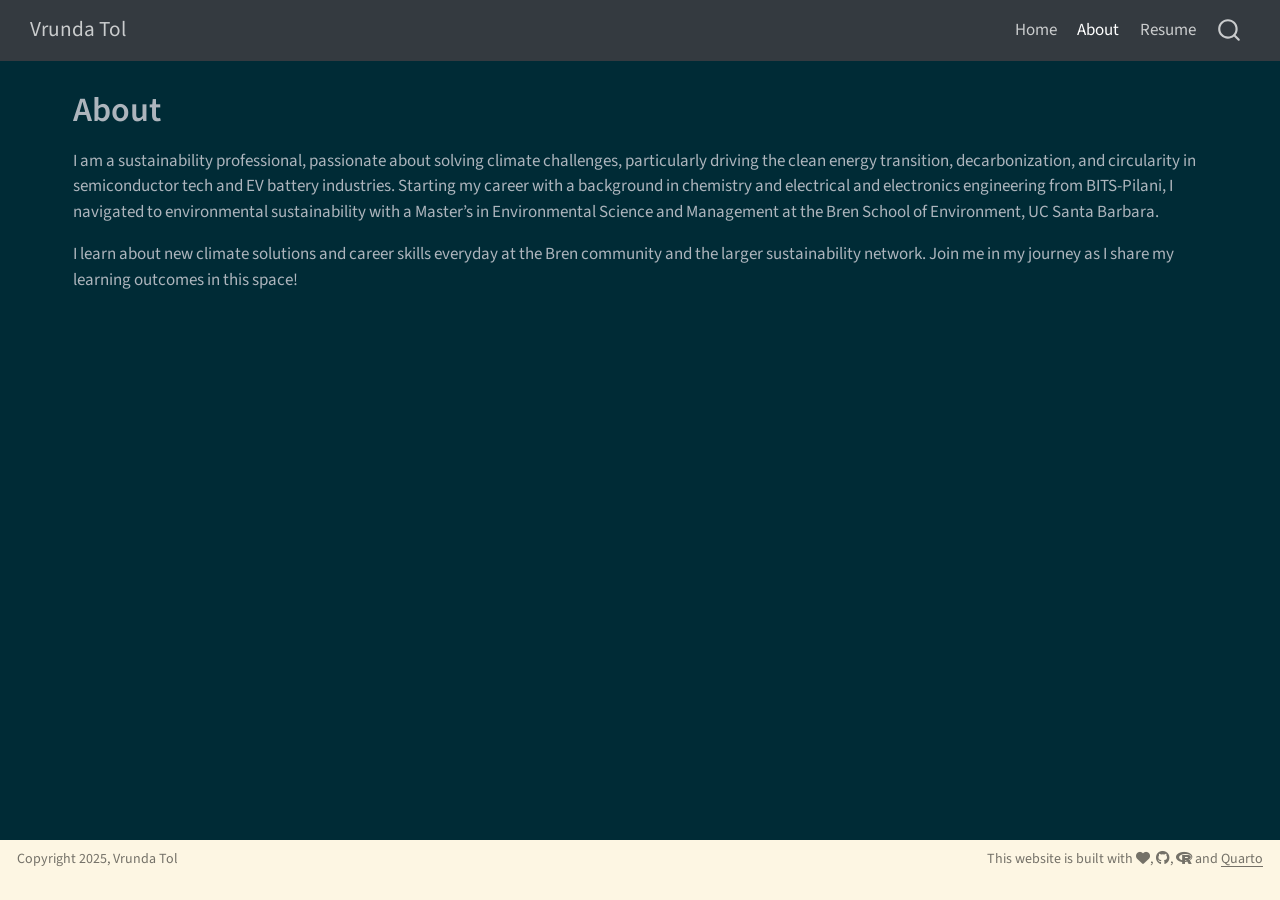
<file: docs/about.html>
<!DOCTYPE html>
<html xmlns="http://www.w3.org/1999/xhtml" lang="en" xml:lang="en"><head>

<meta charset="utf-8">
<meta name="generator" content="quarto-1.6.40">

<meta name="viewport" content="width=device-width, initial-scale=1.0, user-scalable=yes">


<title>About – Vrunda Tol</title>
<style>
code{white-space: pre-wrap;}
span.smallcaps{font-variant: small-caps;}
div.columns{display: flex; gap: min(4vw, 1.5em);}
div.column{flex: auto; overflow-x: auto;}
div.hanging-indent{margin-left: 1.5em; text-indent: -1.5em;}
ul.task-list{list-style: none;}
ul.task-list li input[type="checkbox"] {
  width: 0.8em;
  margin: 0 0.8em 0.2em -1em; /* quarto-specific, see https://github.com/quarto-dev/quarto-cli/issues/4556 */ 
  vertical-align: middle;
}
</style>


<script src="site_libs/quarto-nav/quarto-nav.js"></script>
<script src="site_libs/quarto-nav/headroom.min.js"></script>
<script src="site_libs/clipboard/clipboard.min.js"></script>
<script src="site_libs/quarto-search/autocomplete.umd.js"></script>
<script src="site_libs/quarto-search/fuse.min.js"></script>
<script src="site_libs/quarto-search/quarto-search.js"></script>
<meta name="quarto:offset" content="./">
<link href="./media/favicon.png" rel="icon" type="image/png">
<script src="site_libs/quarto-html/quarto.js"></script>
<script src="site_libs/quarto-html/popper.min.js"></script>
<script src="site_libs/quarto-html/tippy.umd.min.js"></script>
<script src="site_libs/quarto-html/anchor.min.js"></script>
<link href="site_libs/quarto-html/tippy.css" rel="stylesheet">
<link href="site_libs/quarto-html/quarto-syntax-highlighting-dark-8ea72dc5fed832574809a9c94082fbbb.css" rel="stylesheet" id="quarto-text-highlighting-styles">
<script src="site_libs/bootstrap/bootstrap.min.js"></script>
<link href="site_libs/bootstrap/bootstrap-icons.css" rel="stylesheet">
<link href="site_libs/bootstrap/bootstrap-f0d918914268357f3a9cbe6db1f0bfe0.min.css" rel="stylesheet" append-hash="true" id="quarto-bootstrap" data-mode="dark">
<link href="site_libs/quarto-contrib/fontawesome6-1.2.0/all.min.css" rel="stylesheet">
<link href="site_libs/quarto-contrib/fontawesome6-1.2.0/latex-fontsize.css" rel="stylesheet">
<script id="quarto-search-options" type="application/json">{
  "location": "navbar",
  "copy-button": false,
  "collapse-after": 3,
  "panel-placement": "end",
  "type": "overlay",
  "limit": 50,
  "keyboard-shortcut": [
    "f",
    "/",
    "s"
  ],
  "show-item-context": false,
  "language": {
    "search-no-results-text": "No results",
    "search-matching-documents-text": "matching documents",
    "search-copy-link-title": "Copy link to search",
    "search-hide-matches-text": "Hide additional matches",
    "search-more-match-text": "more match in this document",
    "search-more-matches-text": "more matches in this document",
    "search-clear-button-title": "Clear",
    "search-text-placeholder": "",
    "search-detached-cancel-button-title": "Cancel",
    "search-submit-button-title": "Submit",
    "search-label": "Search"
  }
}</script>


</head>

<body class="nav-fixed">

<div id="quarto-search-results"></div>
  <header id="quarto-header" class="headroom fixed-top">
    <nav class="navbar navbar-expand-lg " data-bs-theme="dark">
      <div class="navbar-container container-fluid">
      <div class="navbar-brand-container mx-auto">
    <a class="navbar-brand" href="./index.html">
    <span class="navbar-title">Vrunda Tol</span>
    </a>
  </div>
            <div id="quarto-search" class="" title="Search"></div>
          <button class="navbar-toggler" type="button" data-bs-toggle="collapse" data-bs-target="#navbarCollapse" aria-controls="navbarCollapse" role="menu" aria-expanded="false" aria-label="Toggle navigation" onclick="if (window.quartoToggleHeadroom) { window.quartoToggleHeadroom(); }">
  <span class="navbar-toggler-icon"></span>
</button>
          <div class="collapse navbar-collapse" id="navbarCollapse">
            <ul class="navbar-nav navbar-nav-scroll ms-auto">
  <li class="nav-item">
    <a class="nav-link" href="./index.html"> 
<span class="menu-text">Home</span></a>
  </li>  
  <li class="nav-item">
    <a class="nav-link active" href="./about.html" aria-current="page"> 
<span class="menu-text">About</span></a>
  </li>  
  <li class="nav-item">
    <a class="nav-link" href="./media/Tol_Vrunda_Resume.pdf"> 
<span class="menu-text">Resume</span></a>
  </li>  
</ul>
          </div> <!-- /navcollapse -->
            <div class="quarto-navbar-tools">
</div>
      </div> <!-- /container-fluid -->
    </nav>
</header>
<!-- content -->
<div id="quarto-content" class="quarto-container page-columns page-rows-contents page-layout-full page-navbar">
<!-- sidebar -->
<!-- margin-sidebar -->
    <div id="quarto-margin-sidebar" class="sidebar margin-sidebar zindex-bottom">
        
    </div>
<!-- main -->
<main class="content column-page" id="quarto-document-content">

<header id="title-block-header" class="quarto-title-block default">
<div class="quarto-title">
<h1 class="title">About</h1>
</div>



<div class="quarto-title-meta column-page">

    
  
    
  </div>
  


</header>


<p>I am a sustainability professional, passionate about solving climate challenges, particularly driving the clean energy transition, decarbonization, and circularity in semiconductor tech and EV battery industries. Starting my career with a background in chemistry and electrical and electronics engineering from BITS-Pilani, I navigated to environmental sustainability with a Master’s in Environmental Science and Management at the Bren School of Environment, UC Santa Barbara.</p>
<p>I learn about new climate solutions and career skills everyday at the Bren community and the larger sustainability network. Join me in my journey as I share my learning outcomes in this space!</p>



</main> <!-- /main -->
<script id="quarto-html-after-body" type="application/javascript">
window.document.addEventListener("DOMContentLoaded", function (event) {
  const toggleBodyColorMode = (bsSheetEl) => {
    const mode = bsSheetEl.getAttribute("data-mode");
    const bodyEl = window.document.querySelector("body");
    if (mode === "dark") {
      bodyEl.classList.add("quarto-dark");
      bodyEl.classList.remove("quarto-light");
    } else {
      bodyEl.classList.add("quarto-light");
      bodyEl.classList.remove("quarto-dark");
    }
  }
  const toggleBodyColorPrimary = () => {
    const bsSheetEl = window.document.querySelector("link#quarto-bootstrap");
    if (bsSheetEl) {
      toggleBodyColorMode(bsSheetEl);
    }
  }
  toggleBodyColorPrimary();  
  const icon = "";
  const anchorJS = new window.AnchorJS();
  anchorJS.options = {
    placement: 'right',
    icon: icon
  };
  anchorJS.add('.anchored');
  const isCodeAnnotation = (el) => {
    for (const clz of el.classList) {
      if (clz.startsWith('code-annotation-')) {                     
        return true;
      }
    }
    return false;
  }
  const onCopySuccess = function(e) {
    // button target
    const button = e.trigger;
    // don't keep focus
    button.blur();
    // flash "checked"
    button.classList.add('code-copy-button-checked');
    var currentTitle = button.getAttribute("title");
    button.setAttribute("title", "Copied!");
    let tooltip;
    if (window.bootstrap) {
      button.setAttribute("data-bs-toggle", "tooltip");
      button.setAttribute("data-bs-placement", "left");
      button.setAttribute("data-bs-title", "Copied!");
      tooltip = new bootstrap.Tooltip(button, 
        { trigger: "manual", 
          customClass: "code-copy-button-tooltip",
          offset: [0, -8]});
      tooltip.show();    
    }
    setTimeout(function() {
      if (tooltip) {
        tooltip.hide();
        button.removeAttribute("data-bs-title");
        button.removeAttribute("data-bs-toggle");
        button.removeAttribute("data-bs-placement");
      }
      button.setAttribute("title", currentTitle);
      button.classList.remove('code-copy-button-checked');
    }, 1000);
    // clear code selection
    e.clearSelection();
  }
  const getTextToCopy = function(trigger) {
      const codeEl = trigger.previousElementSibling.cloneNode(true);
      for (const childEl of codeEl.children) {
        if (isCodeAnnotation(childEl)) {
          childEl.remove();
        }
      }
      return codeEl.innerText;
  }
  const clipboard = new window.ClipboardJS('.code-copy-button:not([data-in-quarto-modal])', {
    text: getTextToCopy
  });
  clipboard.on('success', onCopySuccess);
  if (window.document.getElementById('quarto-embedded-source-code-modal')) {
    const clipboardModal = new window.ClipboardJS('.code-copy-button[data-in-quarto-modal]', {
      text: getTextToCopy,
      container: window.document.getElementById('quarto-embedded-source-code-modal')
    });
    clipboardModal.on('success', onCopySuccess);
  }
    var localhostRegex = new RegExp(/^(?:http|https):\/\/localhost\:?[0-9]*\//);
    var mailtoRegex = new RegExp(/^mailto:/);
      var filterRegex = new RegExp('/' + window.location.host + '/');
    var isInternal = (href) => {
        return filterRegex.test(href) || localhostRegex.test(href) || mailtoRegex.test(href);
    }
    // Inspect non-navigation links and adorn them if external
 	var links = window.document.querySelectorAll('a[href]:not(.nav-link):not(.navbar-brand):not(.toc-action):not(.sidebar-link):not(.sidebar-item-toggle):not(.pagination-link):not(.no-external):not([aria-hidden]):not(.dropdown-item):not(.quarto-navigation-tool):not(.about-link)');
    for (var i=0; i<links.length; i++) {
      const link = links[i];
      if (!isInternal(link.href)) {
        // undo the damage that might have been done by quarto-nav.js in the case of
        // links that we want to consider external
        if (link.dataset.originalHref !== undefined) {
          link.href = link.dataset.originalHref;
        }
      }
    }
  function tippyHover(el, contentFn, onTriggerFn, onUntriggerFn) {
    const config = {
      allowHTML: true,
      maxWidth: 500,
      delay: 100,
      arrow: false,
      appendTo: function(el) {
          return el.parentElement;
      },
      interactive: true,
      interactiveBorder: 10,
      theme: 'quarto',
      placement: 'bottom-start',
    };
    if (contentFn) {
      config.content = contentFn;
    }
    if (onTriggerFn) {
      config.onTrigger = onTriggerFn;
    }
    if (onUntriggerFn) {
      config.onUntrigger = onUntriggerFn;
    }
    window.tippy(el, config); 
  }
  const noterefs = window.document.querySelectorAll('a[role="doc-noteref"]');
  for (var i=0; i<noterefs.length; i++) {
    const ref = noterefs[i];
    tippyHover(ref, function() {
      // use id or data attribute instead here
      let href = ref.getAttribute('data-footnote-href') || ref.getAttribute('href');
      try { href = new URL(href).hash; } catch {}
      const id = href.replace(/^#\/?/, "");
      const note = window.document.getElementById(id);
      if (note) {
        return note.innerHTML;
      } else {
        return "";
      }
    });
  }
  const xrefs = window.document.querySelectorAll('a.quarto-xref');
  const processXRef = (id, note) => {
    // Strip column container classes
    const stripColumnClz = (el) => {
      el.classList.remove("page-full", "page-columns");
      if (el.children) {
        for (const child of el.children) {
          stripColumnClz(child);
        }
      }
    }
    stripColumnClz(note)
    if (id === null || id.startsWith('sec-')) {
      // Special case sections, only their first couple elements
      const container = document.createElement("div");
      if (note.children && note.children.length > 2) {
        container.appendChild(note.children[0].cloneNode(true));
        for (let i = 1; i < note.children.length; i++) {
          const child = note.children[i];
          if (child.tagName === "P" && child.innerText === "") {
            continue;
          } else {
            container.appendChild(child.cloneNode(true));
            break;
          }
        }
        if (window.Quarto?.typesetMath) {
          window.Quarto.typesetMath(container);
        }
        return container.innerHTML
      } else {
        if (window.Quarto?.typesetMath) {
          window.Quarto.typesetMath(note);
        }
        return note.innerHTML;
      }
    } else {
      // Remove any anchor links if they are present
      const anchorLink = note.querySelector('a.anchorjs-link');
      if (anchorLink) {
        anchorLink.remove();
      }
      if (window.Quarto?.typesetMath) {
        window.Quarto.typesetMath(note);
      }
      if (note.classList.contains("callout")) {
        return note.outerHTML;
      } else {
        return note.innerHTML;
      }
    }
  }
  for (var i=0; i<xrefs.length; i++) {
    const xref = xrefs[i];
    tippyHover(xref, undefined, function(instance) {
      instance.disable();
      let url = xref.getAttribute('href');
      let hash = undefined; 
      if (url.startsWith('#')) {
        hash = url;
      } else {
        try { hash = new URL(url).hash; } catch {}
      }
      if (hash) {
        const id = hash.replace(/^#\/?/, "");
        const note = window.document.getElementById(id);
        if (note !== null) {
          try {
            const html = processXRef(id, note.cloneNode(true));
            instance.setContent(html);
          } finally {
            instance.enable();
            instance.show();
          }
        } else {
          // See if we can fetch this
          fetch(url.split('#')[0])
          .then(res => res.text())
          .then(html => {
            const parser = new DOMParser();
            const htmlDoc = parser.parseFromString(html, "text/html");
            const note = htmlDoc.getElementById(id);
            if (note !== null) {
              const html = processXRef(id, note);
              instance.setContent(html);
            } 
          }).finally(() => {
            instance.enable();
            instance.show();
          });
        }
      } else {
        // See if we can fetch a full url (with no hash to target)
        // This is a special case and we should probably do some content thinning / targeting
        fetch(url)
        .then(res => res.text())
        .then(html => {
          const parser = new DOMParser();
          const htmlDoc = parser.parseFromString(html, "text/html");
          const note = htmlDoc.querySelector('main.content');
          if (note !== null) {
            // This should only happen for chapter cross references
            // (since there is no id in the URL)
            // remove the first header
            if (note.children.length > 0 && note.children[0].tagName === "HEADER") {
              note.children[0].remove();
            }
            const html = processXRef(null, note);
            instance.setContent(html);
          } 
        }).finally(() => {
          instance.enable();
          instance.show();
        });
      }
    }, function(instance) {
    });
  }
      let selectedAnnoteEl;
      const selectorForAnnotation = ( cell, annotation) => {
        let cellAttr = 'data-code-cell="' + cell + '"';
        let lineAttr = 'data-code-annotation="' +  annotation + '"';
        const selector = 'span[' + cellAttr + '][' + lineAttr + ']';
        return selector;
      }
      const selectCodeLines = (annoteEl) => {
        const doc = window.document;
        const targetCell = annoteEl.getAttribute("data-target-cell");
        const targetAnnotation = annoteEl.getAttribute("data-target-annotation");
        const annoteSpan = window.document.querySelector(selectorForAnnotation(targetCell, targetAnnotation));
        const lines = annoteSpan.getAttribute("data-code-lines").split(",");
        const lineIds = lines.map((line) => {
          return targetCell + "-" + line;
        })
        let top = null;
        let height = null;
        let parent = null;
        if (lineIds.length > 0) {
            //compute the position of the single el (top and bottom and make a div)
            const el = window.document.getElementById(lineIds[0]);
            top = el.offsetTop;
            height = el.offsetHeight;
            parent = el.parentElement.parentElement;
          if (lineIds.length > 1) {
            const lastEl = window.document.getElementById(lineIds[lineIds.length - 1]);
            const bottom = lastEl.offsetTop + lastEl.offsetHeight;
            height = bottom - top;
          }
          if (top !== null && height !== null && parent !== null) {
            // cook up a div (if necessary) and position it 
            let div = window.document.getElementById("code-annotation-line-highlight");
            if (div === null) {
              div = window.document.createElement("div");
              div.setAttribute("id", "code-annotation-line-highlight");
              div.style.position = 'absolute';
              parent.appendChild(div);
            }
            div.style.top = top - 2 + "px";
            div.style.height = height + 4 + "px";
            div.style.left = 0;
            let gutterDiv = window.document.getElementById("code-annotation-line-highlight-gutter");
            if (gutterDiv === null) {
              gutterDiv = window.document.createElement("div");
              gutterDiv.setAttribute("id", "code-annotation-line-highlight-gutter");
              gutterDiv.style.position = 'absolute';
              const codeCell = window.document.getElementById(targetCell);
              const gutter = codeCell.querySelector('.code-annotation-gutter');
              gutter.appendChild(gutterDiv);
            }
            gutterDiv.style.top = top - 2 + "px";
            gutterDiv.style.height = height + 4 + "px";
          }
          selectedAnnoteEl = annoteEl;
        }
      };
      const unselectCodeLines = () => {
        const elementsIds = ["code-annotation-line-highlight", "code-annotation-line-highlight-gutter"];
        elementsIds.forEach((elId) => {
          const div = window.document.getElementById(elId);
          if (div) {
            div.remove();
          }
        });
        selectedAnnoteEl = undefined;
      };
        // Handle positioning of the toggle
    window.addEventListener(
      "resize",
      throttle(() => {
        elRect = undefined;
        if (selectedAnnoteEl) {
          selectCodeLines(selectedAnnoteEl);
        }
      }, 10)
    );
    function throttle(fn, ms) {
    let throttle = false;
    let timer;
      return (...args) => {
        if(!throttle) { // first call gets through
            fn.apply(this, args);
            throttle = true;
        } else { // all the others get throttled
            if(timer) clearTimeout(timer); // cancel #2
            timer = setTimeout(() => {
              fn.apply(this, args);
              timer = throttle = false;
            }, ms);
        }
      };
    }
      // Attach click handler to the DT
      const annoteDls = window.document.querySelectorAll('dt[data-target-cell]');
      for (const annoteDlNode of annoteDls) {
        annoteDlNode.addEventListener('click', (event) => {
          const clickedEl = event.target;
          if (clickedEl !== selectedAnnoteEl) {
            unselectCodeLines();
            const activeEl = window.document.querySelector('dt[data-target-cell].code-annotation-active');
            if (activeEl) {
              activeEl.classList.remove('code-annotation-active');
            }
            selectCodeLines(clickedEl);
            clickedEl.classList.add('code-annotation-active');
          } else {
            // Unselect the line
            unselectCodeLines();
            clickedEl.classList.remove('code-annotation-active');
          }
        });
      }
  const findCites = (el) => {
    const parentEl = el.parentElement;
    if (parentEl) {
      const cites = parentEl.dataset.cites;
      if (cites) {
        return {
          el,
          cites: cites.split(' ')
        };
      } else {
        return findCites(el.parentElement)
      }
    } else {
      return undefined;
    }
  };
  var bibliorefs = window.document.querySelectorAll('a[role="doc-biblioref"]');
  for (var i=0; i<bibliorefs.length; i++) {
    const ref = bibliorefs[i];
    const citeInfo = findCites(ref);
    if (citeInfo) {
      tippyHover(citeInfo.el, function() {
        var popup = window.document.createElement('div');
        citeInfo.cites.forEach(function(cite) {
          var citeDiv = window.document.createElement('div');
          citeDiv.classList.add('hanging-indent');
          citeDiv.classList.add('csl-entry');
          var biblioDiv = window.document.getElementById('ref-' + cite);
          if (biblioDiv) {
            citeDiv.innerHTML = biblioDiv.innerHTML;
          }
          popup.appendChild(citeDiv);
        });
        return popup.innerHTML;
      });
    }
  }
});
</script>
</div> <!-- /content -->
<footer class="footer">
  <div class="nav-footer">
    <div class="nav-footer-left">
<p>Copyright 2025, Vrunda Tol</p>
</div>   
    <div class="nav-footer-center">
      &nbsp;
    </div>
    <div class="nav-footer-right">
<p>This website is built with <i class="fa-solid fa-heart" title="a heart" aria-label="heart"></i>, <a href="https://github.com/samanthacsik/samanthacsik.github.io" target="_blank"><i class="fa-brands fa-github" title="GitHub octocat logo" aria-label="github"></i></a>, <a href="https://www.r-project.org/about.html" target="_blank"><i class="fa-brands fa-r-project" title="R Project" aria-label="r-project"></i></a> and <a href="https://quarto.org/" target="_blank">Quarto</a></p>
</div>
  </div>
</footer>




</body></html>
</file>
<file: _site/site_libs/quarto-html/tippy.css>
.tippy-box[data-animation=fade][data-state=hidden]{opacity:0}[data-tippy-root]{max-width:calc(100vw - 10px)}.tippy-box{position:relative;background-color:#333;color:#fff;border-radius:4px;font-size:14px;line-height:1.4;white-space:normal;outline:0;transition-property:transform,visibility,opacity}.tippy-box[data-placement^=top]>.tippy-arrow{bottom:0}.tippy-box[data-placement^=top]>.tippy-arrow:before{bottom:-7px;left:0;border-width:8px 8px 0;border-top-color:initial;transform-origin:center top}.tippy-box[data-placement^=bottom]>.tippy-arrow{top:0}.tippy-box[data-placement^=bottom]>.tippy-arrow:before{top:-7px;left:0;border-width:0 8px 8px;border-bottom-color:initial;transform-origin:center bottom}.tippy-box[data-placement^=left]>.tippy-arrow{right:0}.tippy-box[data-placement^=left]>.tippy-arrow:before{border-width:8px 0 8px 8px;border-left-color:initial;right:-7px;transform-origin:center left}.tippy-box[data-placement^=right]>.tippy-arrow{left:0}.tippy-box[data-placement^=right]>.tippy-arrow:before{left:-7px;border-width:8px 8px 8px 0;border-right-color:initial;transform-origin:center right}.tippy-box[data-inertia][data-state=visible]{transition-timing-function:cubic-bezier(.54,1.5,.38,1.11)}.tippy-arrow{width:16px;height:16px;color:#333}.tippy-arrow:before{content:"";position:absolute;border-color:transparent;border-style:solid}.tippy-content{position:relative;padding:5px 9px;z-index:1}
</file>
<file: _site/site_libs/quarto-html/quarto-syntax-highlighting.css>
/* quarto syntax highlight colors */
:root {
  --quarto-hl-ot-color: #003B4F;
  --quarto-hl-at-color: #657422;
  --quarto-hl-ss-color: #20794D;
  --quarto-hl-an-color: #5E5E5E;
  --quarto-hl-fu-color: #4758AB;
  --quarto-hl-st-color: #20794D;
  --quarto-hl-cf-color: #003B4F;
  --quarto-hl-op-color: #5E5E5E;
  --quarto-hl-er-color: #AD0000;
  --quarto-hl-bn-color: #AD0000;
  --quarto-hl-al-color: #AD0000;
  --quarto-hl-va-color: #111111;
  --quarto-hl-bu-color: inherit;
  --quarto-hl-ex-color: inherit;
  --quarto-hl-pp-color: #AD0000;
  --quarto-hl-in-color: #5E5E5E;
  --quarto-hl-vs-color: #20794D;
  --quarto-hl-wa-color: #5E5E5E;
  --quarto-hl-do-color: #5E5E5E;
  --quarto-hl-im-color: #00769E;
  --quarto-hl-ch-color: #20794D;
  --quarto-hl-dt-color: #AD0000;
  --quarto-hl-fl-color: #AD0000;
  --quarto-hl-co-color: #5E5E5E;
  --quarto-hl-cv-color: #5E5E5E;
  --quarto-hl-cn-color: #8f5902;
  --quarto-hl-sc-color: #5E5E5E;
  --quarto-hl-dv-color: #AD0000;
  --quarto-hl-kw-color: #003B4F;
}

/* other quarto variables */
:root {
  --quarto-font-monospace: SFMono-Regular, Menlo, Monaco, Consolas, "Liberation Mono", "Courier New", monospace;
}

pre > code.sourceCode > span {
  color: #003B4F;
}

code span {
  color: #003B4F;
}

code.sourceCode > span {
  color: #003B4F;
}

div.sourceCode,
div.sourceCode pre.sourceCode {
  color: #003B4F;
}

code span.ot {
  color: #003B4F;
  font-style: inherit;
}

code span.at {
  color: #657422;
  font-style: inherit;
}

code span.ss {
  color: #20794D;
  font-style: inherit;
}

code span.an {
  color: #5E5E5E;
  font-style: inherit;
}

code span.fu {
  color: #4758AB;
  font-style: inherit;
}

code span.st {
  color: #20794D;
  font-style: inherit;
}

code span.cf {
  color: #003B4F;
  font-weight: bold;
  font-style: inherit;
}

code span.op {
  color: #5E5E5E;
  font-style: inherit;
}

code span.er {
  color: #AD0000;
  font-style: inherit;
}

code span.bn {
  color: #AD0000;
  font-style: inherit;
}

code span.al {
  color: #AD0000;
  font-style: inherit;
}

code span.va {
  color: #111111;
  font-style: inherit;
}

code span.bu {
  font-style: inherit;
}

code span.ex {
  font-style: inherit;
}

code span.pp {
  color: #AD0000;
  font-style: inherit;
}

code span.in {
  color: #5E5E5E;
  font-style: inherit;
}

code span.vs {
  color: #20794D;
  font-style: inherit;
}

code span.wa {
  color: #5E5E5E;
  font-style: italic;
}

code span.do {
  color: #5E5E5E;
  font-style: italic;
}

code span.im {
  color: #00769E;
  font-style: inherit;
}

code span.ch {
  color: #20794D;
  font-style: inherit;
}

code span.dt {
  color: #AD0000;
  font-style: inherit;
}

code span.fl {
  color: #AD0000;
  font-style: inherit;
}

code span.co {
  color: #5E5E5E;
  font-style: inherit;
}

code span.cv {
  color: #5E5E5E;
  font-style: italic;
}

code span.cn {
  color: #8f5902;
  font-style: inherit;
}

code span.sc {
  color: #5E5E5E;
  font-style: inherit;
}

code span.dv {
  color: #AD0000;
  font-style: inherit;
}

code span.kw {
  color: #003B4F;
  font-weight: bold;
  font-style: inherit;
}

.prevent-inlining {
  content: "</";
}

/*# sourceMappingURL=debc5d5d77c3f9108843748ff7464032.css.map */
</file>
<file: _site/styles.css>
/* css styles */
</file>
<file: docs/site_libs/quarto-html/tippy.css>
.tippy-box[data-animation=fade][data-state=hidden]{opacity:0}[data-tippy-root]{max-width:calc(100vw - 10px)}.tippy-box{position:relative;background-color:#333;color:#fff;border-radius:4px;font-size:14px;line-height:1.4;white-space:normal;outline:0;transition-property:transform,visibility,opacity}.tippy-box[data-placement^=top]>.tippy-arrow{bottom:0}.tippy-box[data-placement^=top]>.tippy-arrow:before{bottom:-7px;left:0;border-width:8px 8px 0;border-top-color:initial;transform-origin:center top}.tippy-box[data-placement^=bottom]>.tippy-arrow{top:0}.tippy-box[data-placement^=bottom]>.tippy-arrow:before{top:-7px;left:0;border-width:0 8px 8px;border-bottom-color:initial;transform-origin:center bottom}.tippy-box[data-placement^=left]>.tippy-arrow{right:0}.tippy-box[data-placement^=left]>.tippy-arrow:before{border-width:8px 0 8px 8px;border-left-color:initial;right:-7px;transform-origin:center left}.tippy-box[data-placement^=right]>.tippy-arrow{left:0}.tippy-box[data-placement^=right]>.tippy-arrow:before{left:-7px;border-width:8px 8px 8px 0;border-right-color:initial;transform-origin:center right}.tippy-box[data-inertia][data-state=visible]{transition-timing-function:cubic-bezier(.54,1.5,.38,1.11)}.tippy-arrow{width:16px;height:16px;color:#333}.tippy-arrow:before{content:"";position:absolute;border-color:transparent;border-style:solid}.tippy-content{position:relative;padding:5px 9px;z-index:1}
</file>
<file: docs/site_libs/quarto-html/quarto-syntax-highlighting-dark-8ea72dc5fed832574809a9c94082fbbb.css>
/* quarto syntax highlight colors */
:root {
  --quarto-hl-al-color: #f07178;
  --quarto-hl-an-color: #d4d0ab;
  --quarto-hl-at-color: #00e0e0;
  --quarto-hl-bn-color: #d4d0ab;
  --quarto-hl-bu-color: #abe338;
  --quarto-hl-ch-color: #abe338;
  --quarto-hl-co-color: #f8f8f2;
  --quarto-hl-cv-color: #ffd700;
  --quarto-hl-cn-color: #ffd700;
  --quarto-hl-cf-color: #ffa07a;
  --quarto-hl-dt-color: #ffa07a;
  --quarto-hl-dv-color: #d4d0ab;
  --quarto-hl-do-color: #f8f8f2;
  --quarto-hl-er-color: #f07178;
  --quarto-hl-ex-color: #00e0e0;
  --quarto-hl-fl-color: #d4d0ab;
  --quarto-hl-fu-color: #ffa07a;
  --quarto-hl-im-color: #abe338;
  --quarto-hl-in-color: #d4d0ab;
  --quarto-hl-kw-color: #ffa07a;
  --quarto-hl-op-color: #ffa07a;
  --quarto-hl-ot-color: #00e0e0;
  --quarto-hl-pp-color: #dcc6e0;
  --quarto-hl-re-color: #00e0e0;
  --quarto-hl-sc-color: #abe338;
  --quarto-hl-ss-color: #abe338;
  --quarto-hl-st-color: #abe338;
  --quarto-hl-va-color: #00e0e0;
  --quarto-hl-vs-color: #abe338;
  --quarto-hl-wa-color: #dcc6e0;
}

/* other quarto variables */
:root {
  --quarto-font-monospace: SFMono-Regular, Menlo, Monaco, Consolas, "Liberation Mono", "Courier New", monospace;
}

code span.al {
  background-color: #2a0f15;
  font-weight: bold;
  color: #f07178;
}

code span.an {
  color: #d4d0ab;
}

code span.at {
  color: #00e0e0;
}

code span.bn {
  color: #d4d0ab;
}

code span.bu {
  color: #abe338;
}

code span.ch {
  color: #abe338;
}

code span.co {
  font-style: italic;
  color: #f8f8f2;
}

code span.cv {
  color: #ffd700;
}

code span.cn {
  color: #ffd700;
}

code span.cf {
  font-weight: bold;
  color: #ffa07a;
}

code span.dt {
  color: #ffa07a;
}

code span.dv {
  color: #d4d0ab;
}

code span.do {
  color: #f8f8f2;
}

code span.er {
  color: #f07178;
  text-decoration: underline;
}

code span.ex {
  font-weight: bold;
  color: #00e0e0;
}

code span.fl {
  color: #d4d0ab;
}

code span.fu {
  color: #ffa07a;
}

code span.im {
  color: #abe338;
}

code span.in {
  color: #d4d0ab;
}

code span.kw {
  font-weight: bold;
  color: #ffa07a;
}

pre > code.sourceCode > span {
  color: #f8f8f2;
}

code span {
  color: #f8f8f2;
}

code.sourceCode > span {
  color: #f8f8f2;
}

div.sourceCode,
div.sourceCode pre.sourceCode {
  color: #f8f8f2;
}

code span.op {
  color: #ffa07a;
}

code span.ot {
  color: #00e0e0;
}

code span.pp {
  color: #dcc6e0;
}

code span.re {
  background-color: #f8f8f2;
  color: #00e0e0;
}

code span.sc {
  color: #abe338;
}

code span.ss {
  color: #abe338;
}

code span.st {
  color: #abe338;
}

code span.va {
  color: #00e0e0;
}

code span.vs {
  color: #abe338;
}

code span.wa {
  color: #dcc6e0;
}

.prevent-inlining {
  content: "</";
}

/*# sourceMappingURL=74548907a2aa49896d8738a3cf5e8124.css.map */
</file>
<file: docs/site_libs/quarto-contrib/fontawesome6-1.2.0/latex-fontsize.css>
.fa-tiny {
  font-size: 0.5em;
}
.fa-scriptsize {
  font-size: 0.7em;
}
.fa-footnotesize {
  font-size: 0.8em;
}
.fa-small {
  font-size: 0.9em;
}
.fa-normalsize {
  font-size: 1em;
}
.fa-large {
  font-size: 1.2em;
}
.fa-Large {
  font-size: 1.5em;
}
.fa-LARGE {
  font-size: 1.75em;
}
.fa-huge {
  font-size: 2em;
}
.fa-Huge {
  font-size: 2.5em;
}
</file>
